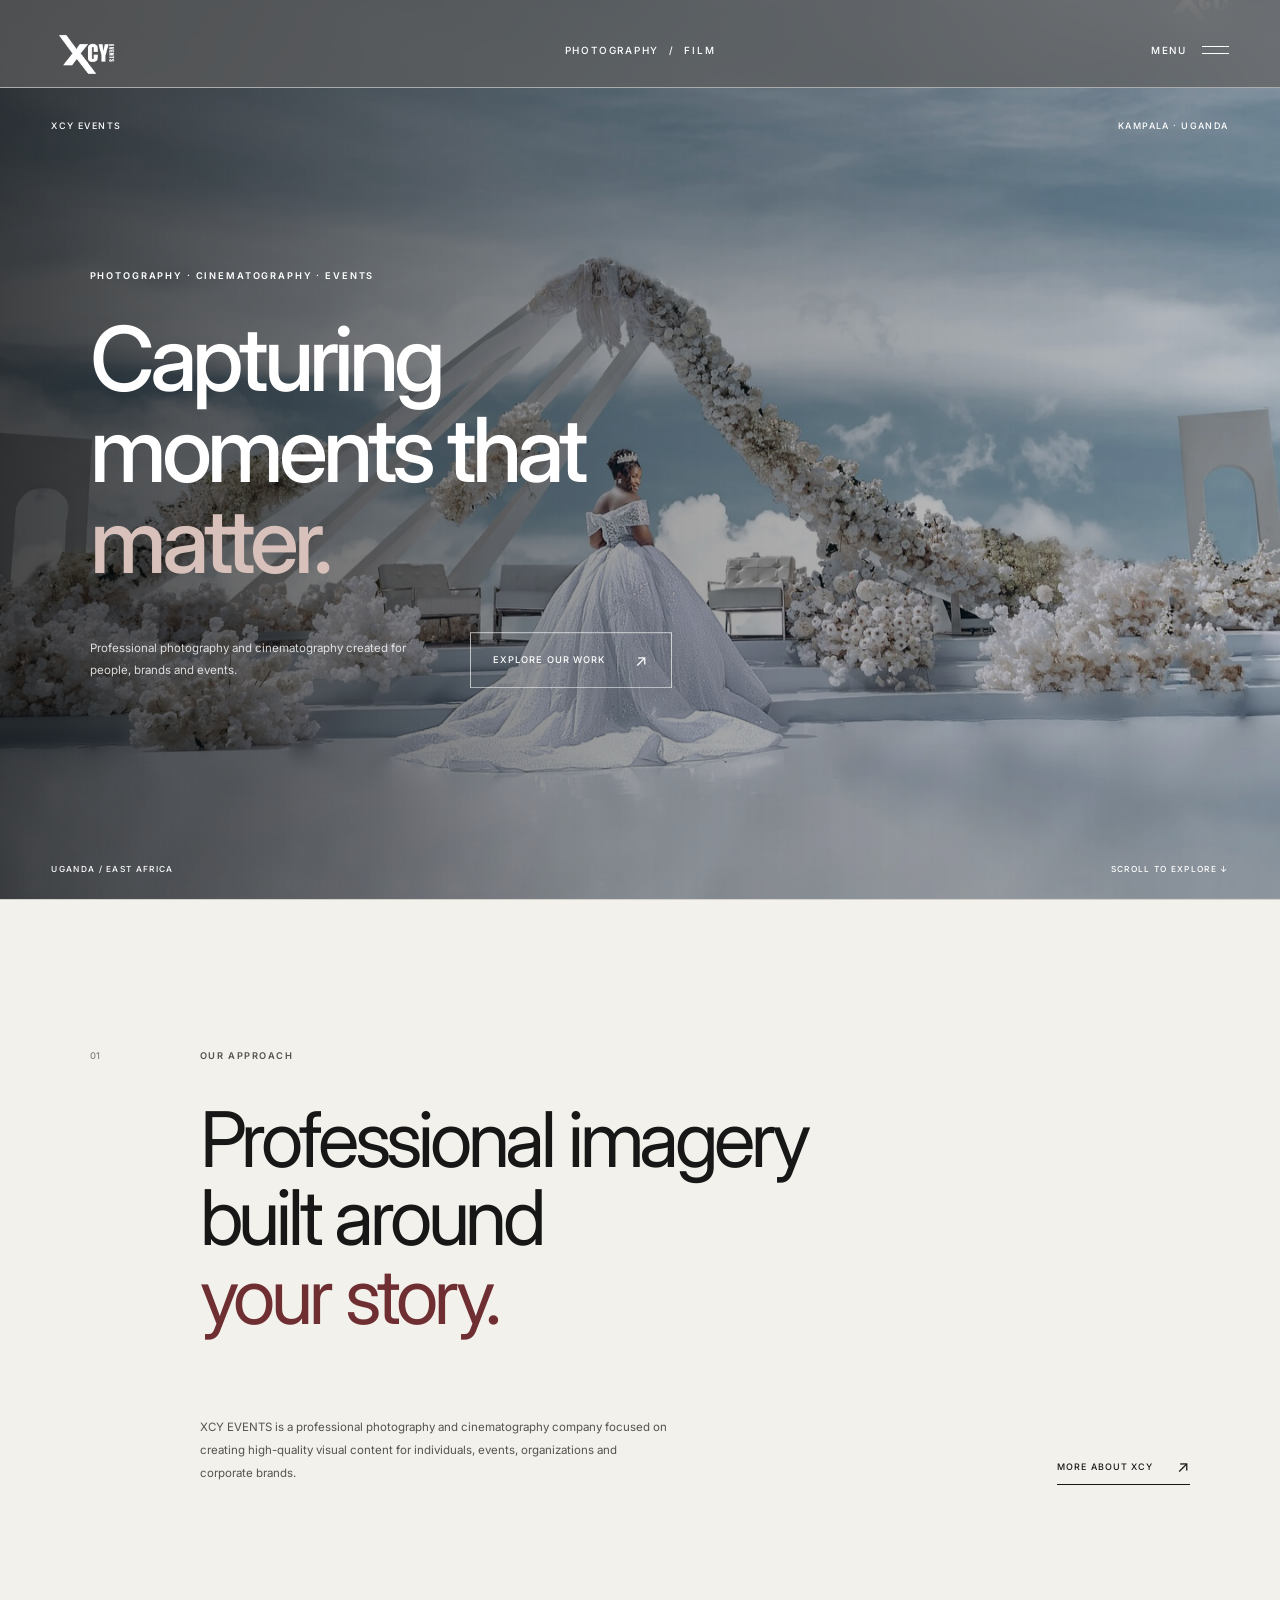
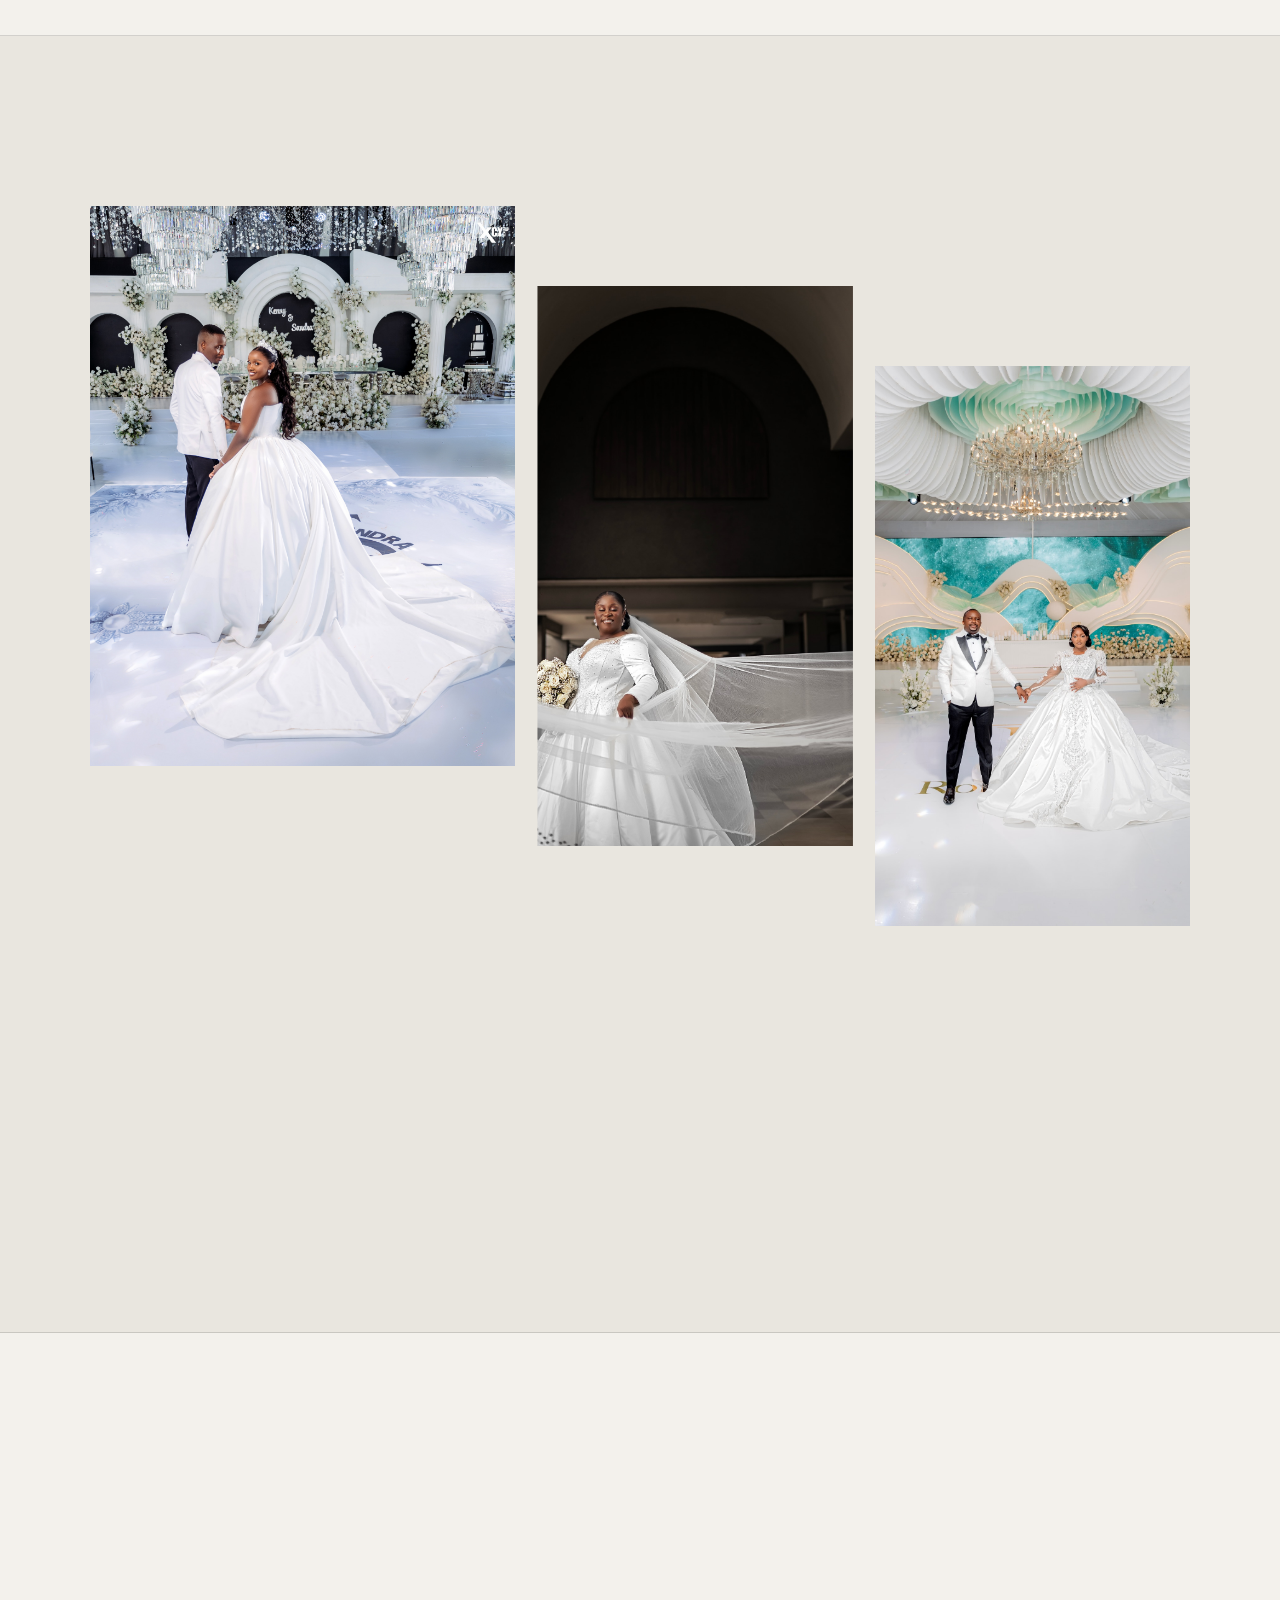
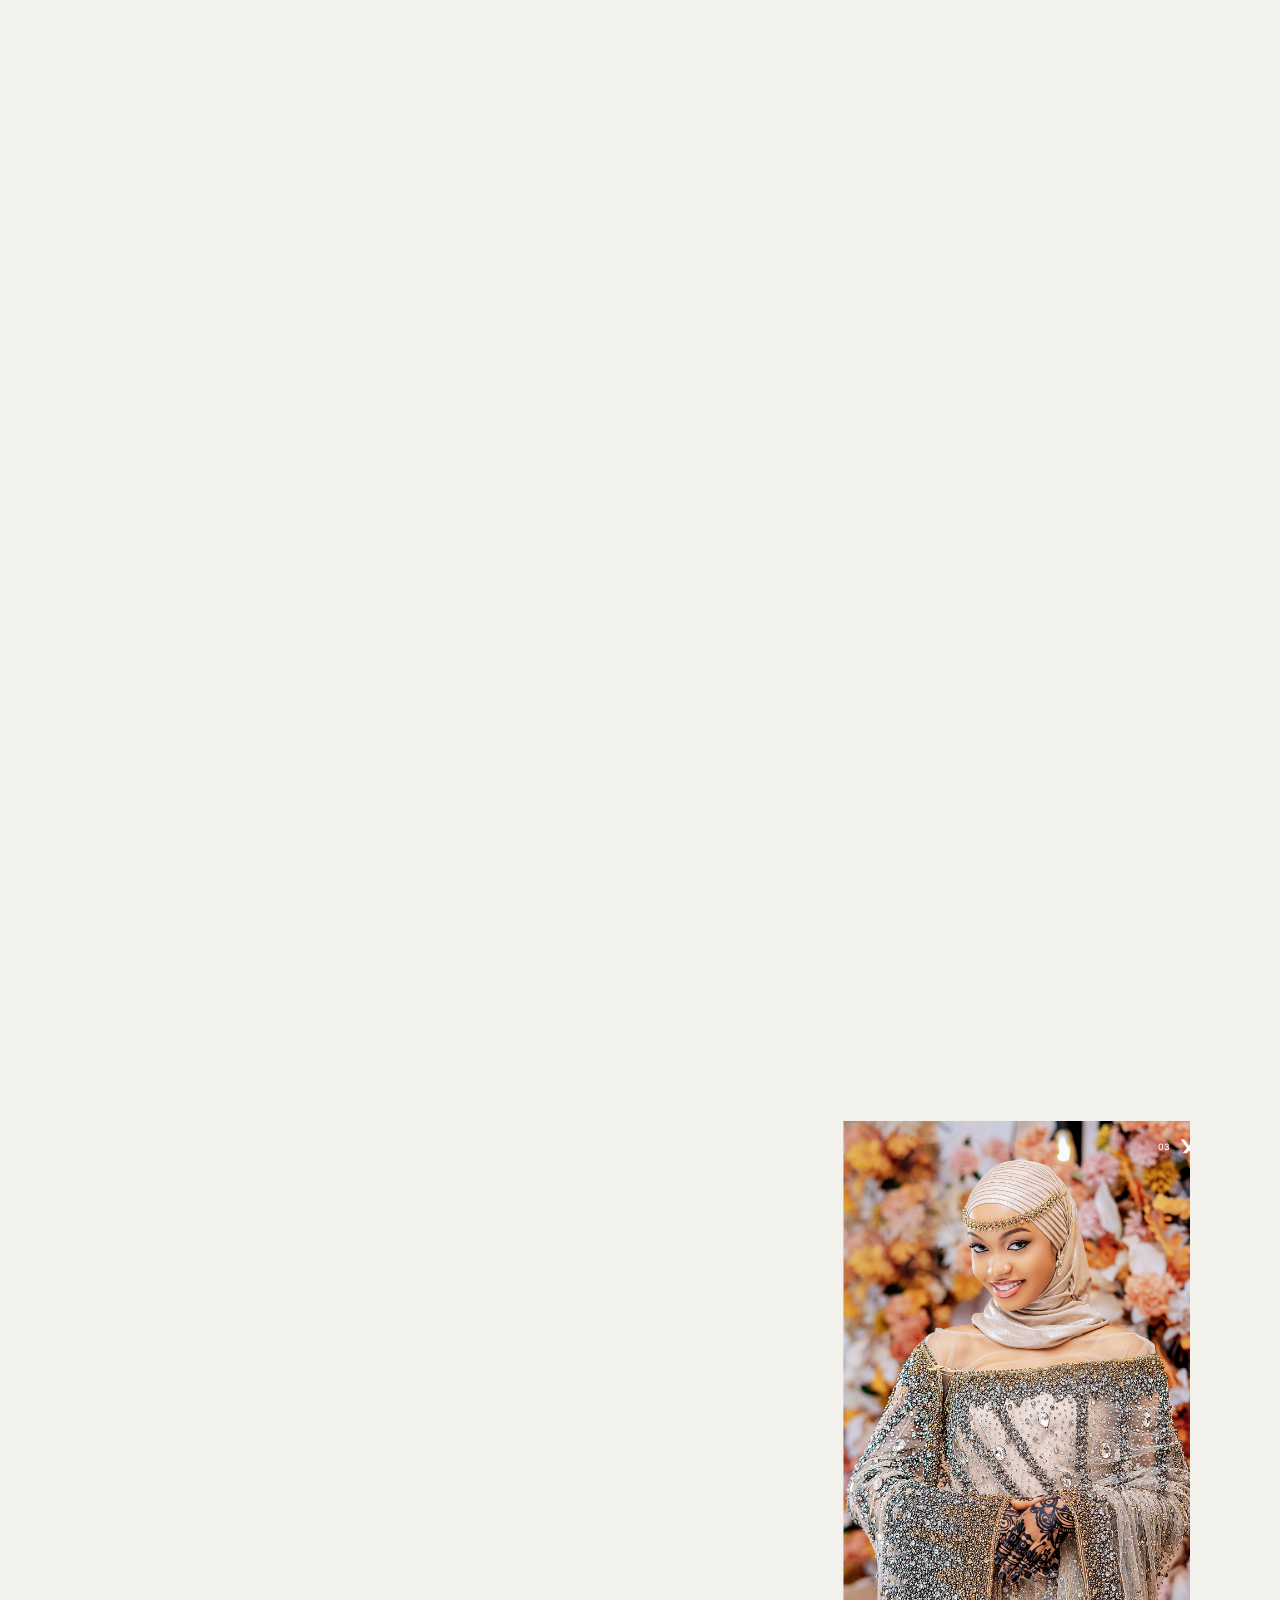
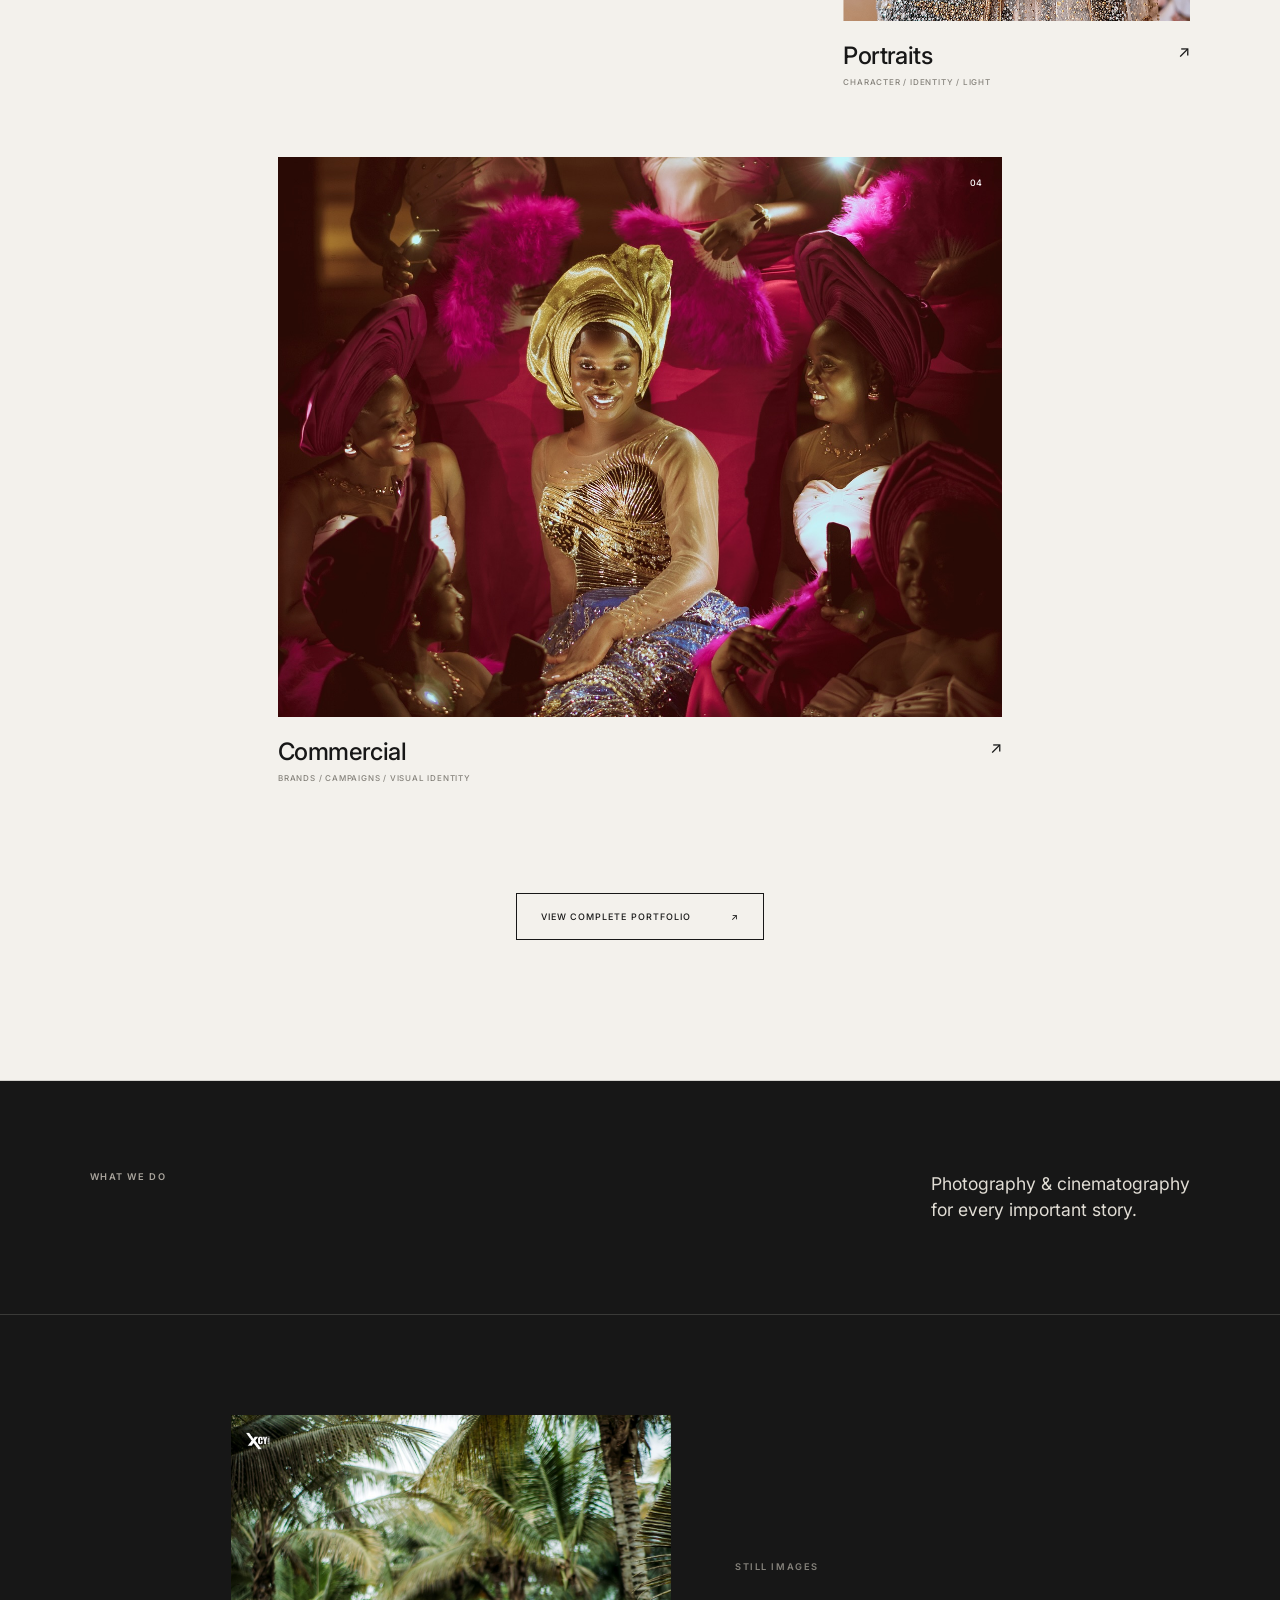
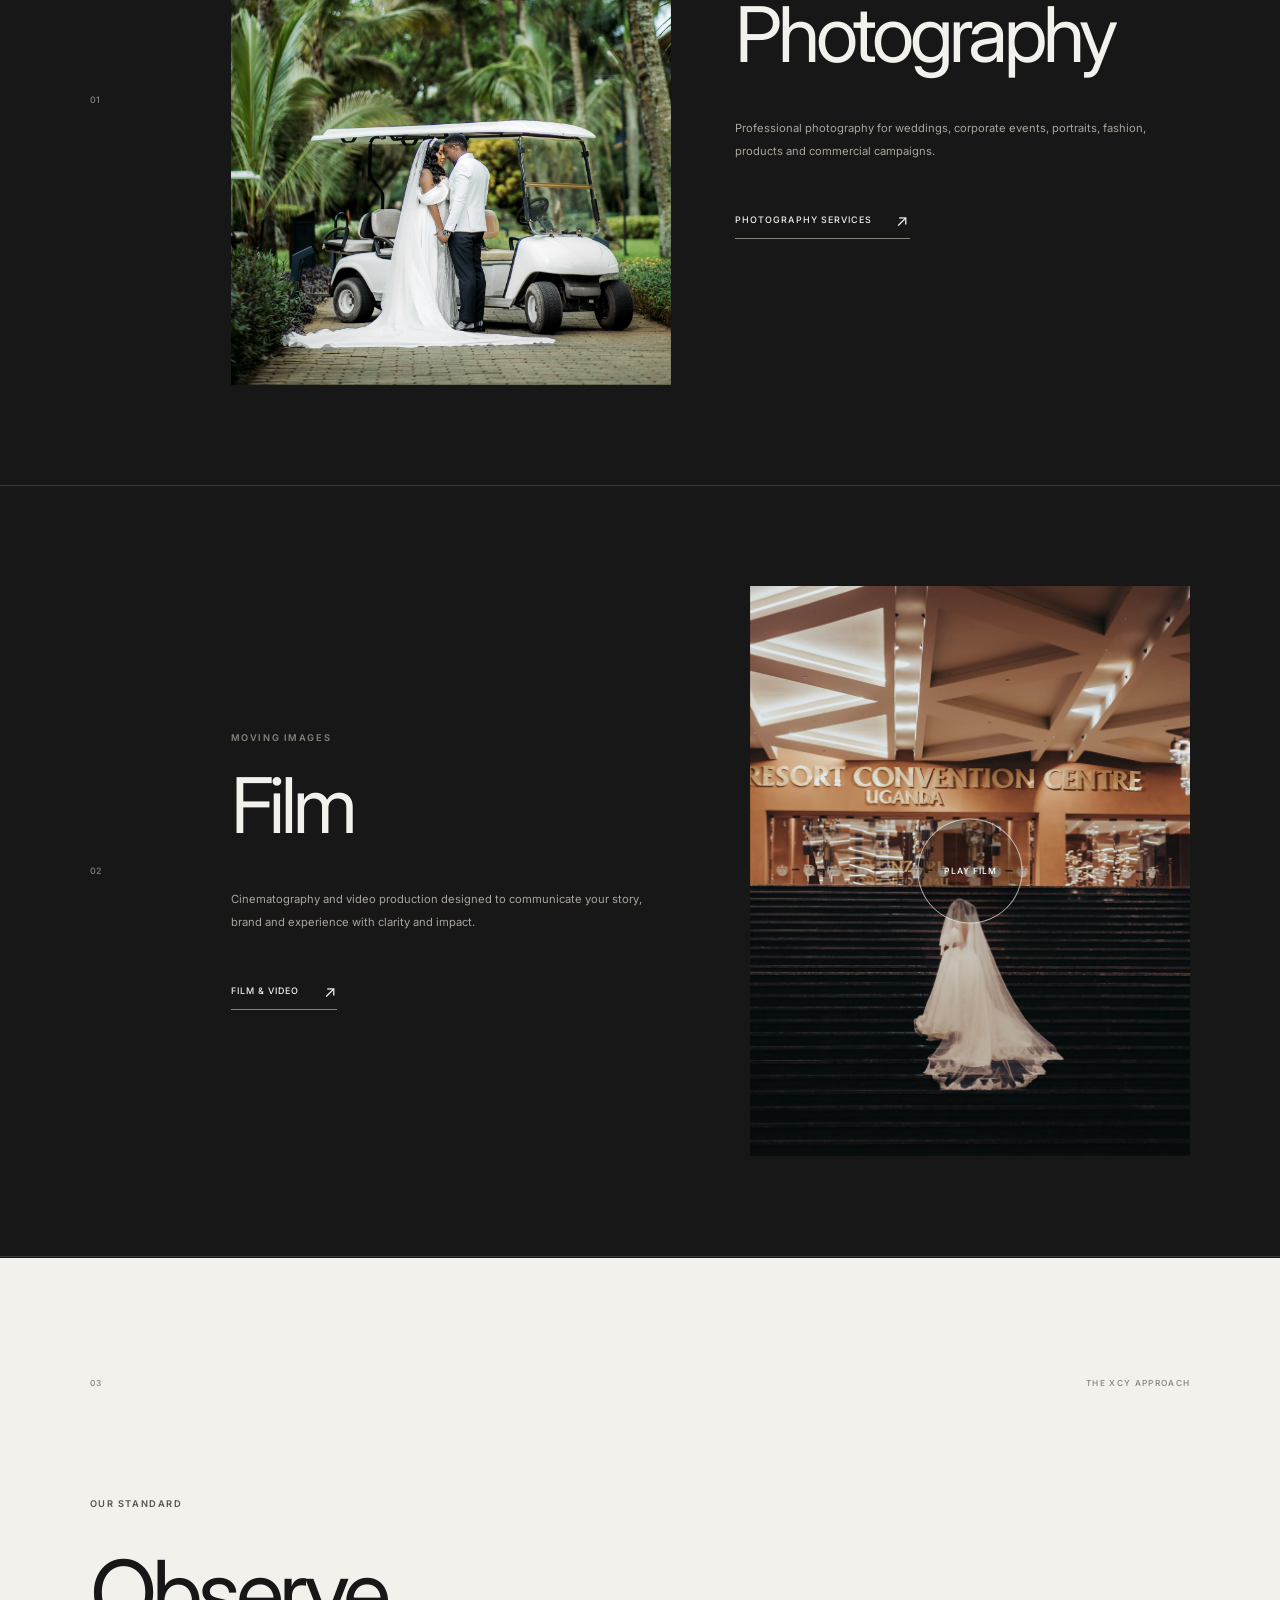
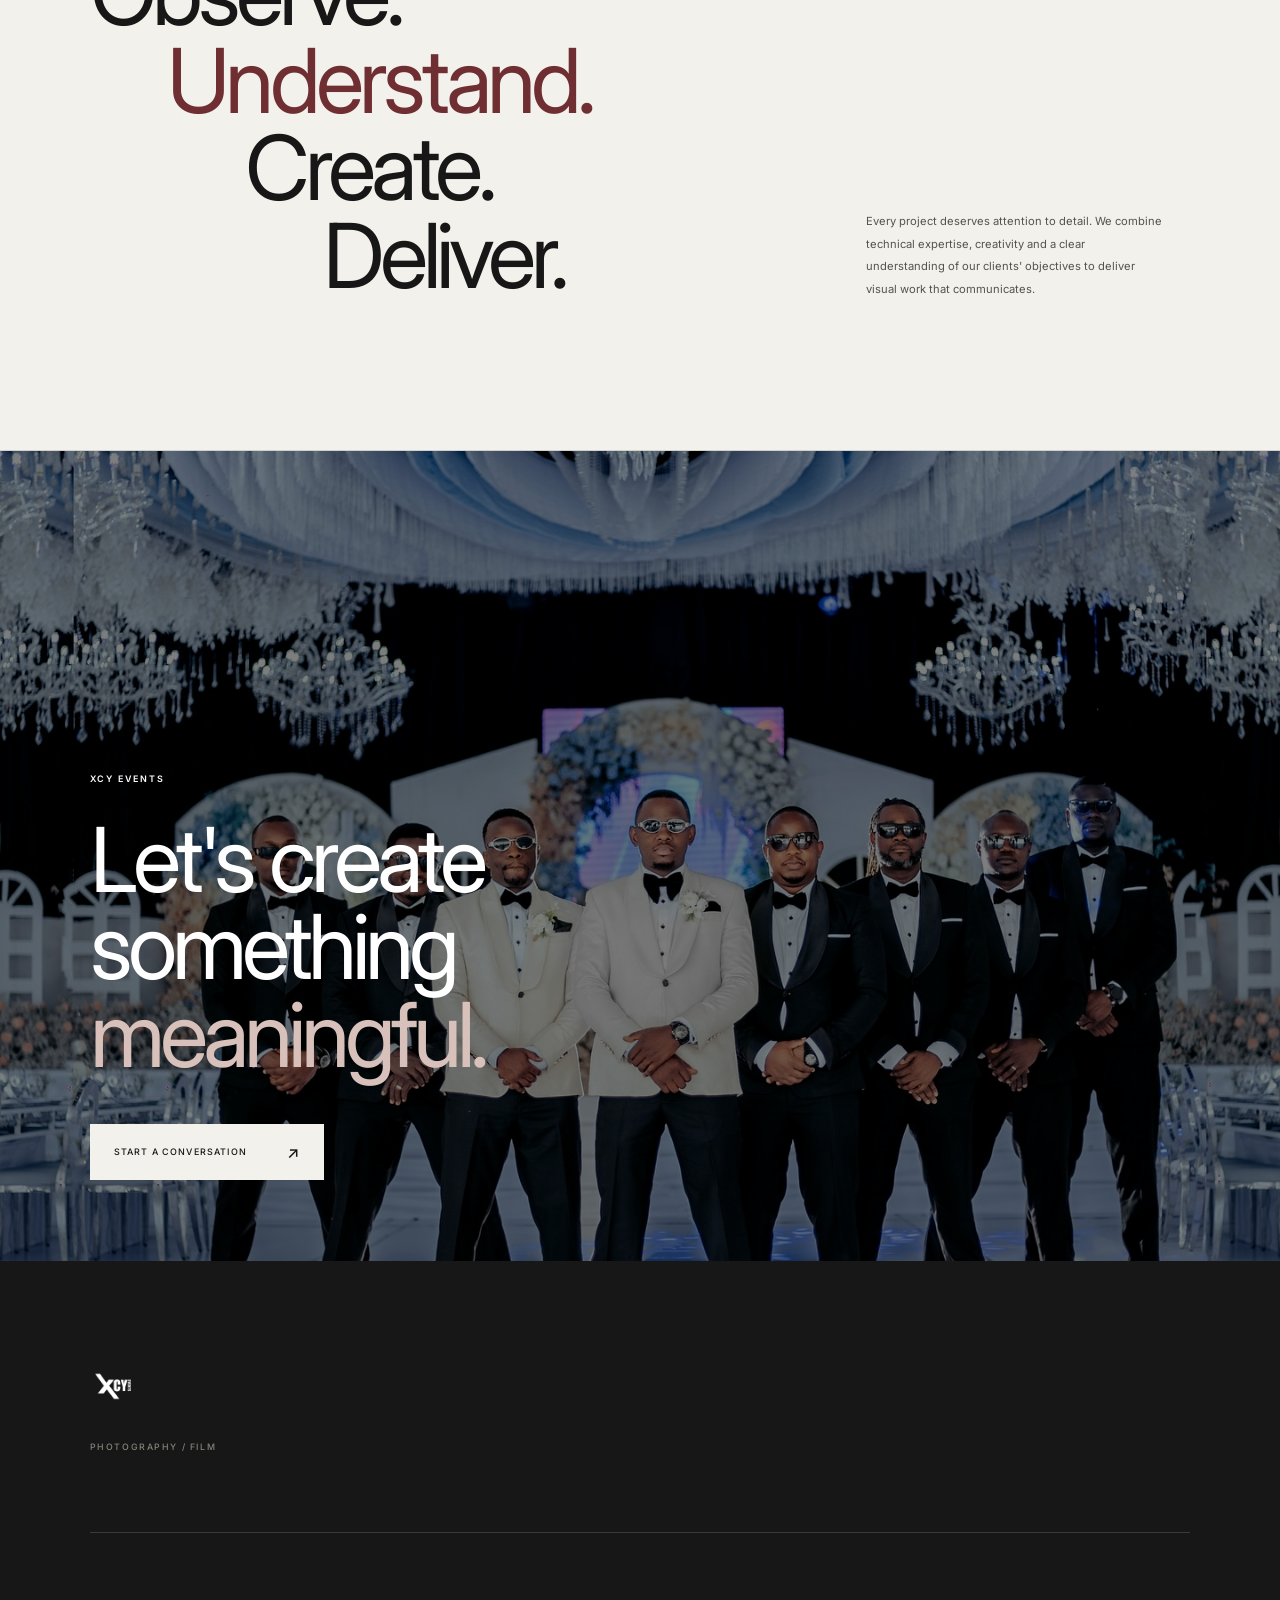
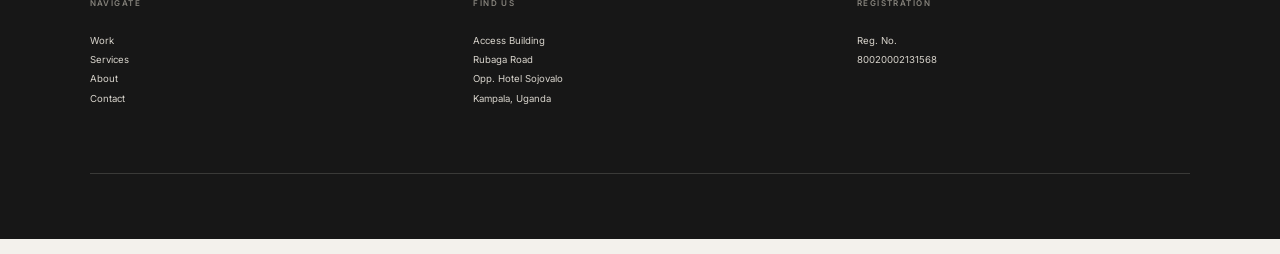
<file: index.html>
<!DOCTYPE html>
<html lang="en">

<head>
    <meta charset="UTF-8">

    <meta
        name="viewport"
        content="width=device-width, initial-scale=1.0"
    >

    <title>XCY EVENTS — Photography & Film</title>

    <meta
        name="description"
        content="XCY EVENTS is a professional photography and videography company based in Uganda, serving clients across East Africa."
    >

    <!-- Corporate Fonts -->
    <link rel="preconnect" href="https://fonts.googleapis.com">
    <link rel="preconnect" href="https://fonts.gstatic.com" crossorigin>

    <link
        href="https://fonts.googleapis.com/css2?family=Inter:wght@300;400;500;600;700&display=swap"
        rel="stylesheet"
    >

    <!-- CSS -->
    <link rel="stylesheet" href="index.css">
</head>


<body>


<!-- =====================================================
     HEADER
====================================================== -->

<header class="header">

    <a href="index.html" class="brand">

        <img
            src="images/xcylogo.png"
            alt="XCY Events"
        >

    </a>


    <div class="header-center">
        PHOTOGRAPHY &nbsp;/&nbsp; FILM
    </div>


    <button
        class="menu-button"
        id="menuButton"
        aria-label="Open menu"
        aria-expanded="false"
    >

        <span>MENU</span>

        <div class="menu-icon">
            <i></i>
            <i></i>
        </div>

    </button>

</header>



<!-- =====================================================
     SIDE MENU
====================================================== -->

<div class="menu-panel" id="menuPanel">

    <div class="menu-panel-inner">

        <div class="menu-top">

            <span>
                XCY EVENTS
            </span>

            <button id="closeMenu">
                CLOSE
                <strong>×</strong>
            </button>

        </div>


        <nav>

            <a href="index.html">

                <small>01</small>

                <span>Home</span>

            </a>


            <a href="work.html">

                <small>02</small>

                <span>Gallery</span>

            </a>


            <a href="services.html">

                <small>03</small>

                <span>Services</span>

            </a>


            <a href="about.html">

                <small>04</small>

                <span>About</span>

            </a>


            <a href="contact.html">

                <small>05</small>

                <span>Contact</span>

            </a>

        </nav>


        <div class="menu-bottom">

            <span>
                KAMPALA · UGANDA
            </span>

            <span>
                EAST AFRICA
            </span>

        </div>

    </div>

</div>



<main>


<!-- =====================================================
     HERO
====================================================== -->

<section class="hero">

    <div class="hero-background">

        <img
            src="images/selected1.jpg"
            alt="XCY Events photography"
        >

    </div>


    <div class="hero-overlay"></div>


    <div class="hero-top">

        <span>
            XCY EVENTS
        </span>

        <span>
            KAMPALA · UGANDA
        </span>

    </div>


    <div class="hero-content">

        <div class="hero-label">
            PHOTOGRAPHY · CINEMATOGRAPHY · EVENTS
        </div>


        <h1>
            Capturing
            <br>
            moments that
            <br>
            <span>matter.</span>
        </h1>


        <div class="hero-description">

            <p>
                Professional photography and
                cinematography created for
                people, brands and events.
            </p>


            <a
                href="work.html"
                class="hero-button"
            >

                <span>
                    Explore our work
                </span>

                <b>↗</b>

            </a>

        </div>

    </div>


    <div class="hero-bottom">

        <span>
            UGANDA / EAST AFRICA
        </span>

        <span>
            SCROLL TO EXPLORE ↓
        </span>

    </div>

</section>



<!-- =====================================================
     INTRODUCTION
====================================================== -->

<section class="introduction">

    <div class="intro-index">
        01
    </div>


    <div class="intro-main">

        <div class="section-label">
            OUR APPROACH
        </div>


        <h2>
            Professional imagery
            <br>
            built around
            <br>
            <span>your story.</span>
        </h2>


        <div class="intro-footer">

            <p>
                XCY EVENTS is a professional photography
                and cinematography company focused on
                creating high-quality visual content for
                individuals, events, organizations and
                corporate brands.
            </p>


            <a
                href="about.html"
                class="editorial-link"
            >

                <span>
                    More about XCY
                </span>

                <b>↗</b>

            </a>

        </div>

    </div>

</section>



<!-- =====================================================
     FEATURED PHOTOGRAPHY
====================================================== -->

<section class="editorial">

    <div class="editorial-caption">

        <span>
            FEATURED WORK
        </span>

        <span>
            MOMENTS IN MOTION
        </span>

    </div>


    <div class="editorial-grid">

        <div class="editorial-image">

            <img
                src="images/indexgalary1.jpg"
                alt="XCY Events photography"
            >

        </div>


        <div class="editorial-image">

            <img
                src="images/indexgalary2.jpg"
                alt="XCY Events event photography"
            >

        </div>


        <div class="editorial-image">

            <img
                src="images/indexgalary3.jpg"
                alt="XCY Events professional photography"
            >

        </div>

    </div>


    <div class="editorial-footer">

        <div>

            <span class="section-label">
                VISUAL STORYTELLING
            </span>

            <h2>
                Moments
                <br>
                <span>in motion.</span>
            </h2>

        </div>


        <p>
            From corporate events and celebrations
            to personal portraits and commercial
            campaigns, we create visual stories
            with purpose and precision.
        </p>

    </div>

</section>



<!-- =====================================================
     SELECTED WORK
====================================================== -->

<section class="selected-work">

    <div class="work-heading">

        <div>

            <span class="section-label">
                SELECTED WORK
            </span>

            <h2>
                Stories
                <br>
                <span>worth keeping.</span>
            </h2>

        </div>


        <span class="work-count">
            02 / 05
        </span>

    </div>



    <div class="work-grid">


        <!-- WORK 01 -->

        <article class="work-card work-large">

            <a href="work.html">

                <div class="work-image">

                    <img
                        src="images/selected1.jpg"
                        alt="Wedding photography"
                    >

                    <span class="work-number">
                        01
                    </span>

                </div>


                <div class="work-details">

                    <div>

                        <h3>
                            Weddings
                        </h3>

                        <p>
                            LOVE / EMOTION / CELEBRATION
                        </p>

                    </div>

                    <span>
                        ↗
                    </span>

                </div>

            </a>

        </article>



        <!-- WORK 02 -->

        <article class="work-card work-small">

            <a href="work.html">

                <div class="work-image">

                    <img
                        src="images/selected2.jpg"
                        alt="Event photography"
                    >

                    <span class="work-number">
                        02
                    </span>

                </div>


                <div class="work-details">

                    <div>

                        <h3>
                            Events
                        </h3>

                        <p>
                            ENERGY / PEOPLE / ATMOSPHERE
                        </p>

                    </div>

                    <span>
                        ↗
                    </span>

                </div>

            </a>

        </article>



        <!-- WORK 03 -->

        <article class="work-card work-small">

            <a href="work.html">

                <div class="work-image">

                    <img
                        src="images/selected3.jpg"
                        alt="Portrait photography"
                    >

                    <span class="work-number">
                        03
                    </span>

                </div>


                <div class="work-details">

                    <div>

                        <h3>
                            Portraits
                        </h3>

                        <p>
                            CHARACTER / IDENTITY / LIGHT
                        </p>

                    </div>

                    <span>
                        ↗
                    </span>

                </div>

            </a>

        </article>



        <!-- WORK 04 -->

        <article class="work-card work-wide">

            <a href="work.html">

                <div class="work-image">

                    <img
                        src="images/selected4.jpg"
                        alt="Commercial photography"
                    >

                    <span class="work-number">
                        04
                    </span>

                </div>


                <div class="work-details">

                    <div>

                        <h3>
                            Commercial
                        </h3>

                        <p>
                            BRANDS / CAMPAIGNS / VISUAL IDENTITY
                        </p>

                    </div>

                    <span>
                        ↗
                    </span>

                </div>

            </a>

        </article>

    </div>



    <div class="work-footer">

        <a
            href="work.html"
            class="outline-button"
        >

            View complete portfolio

            <span>↗</span>

        </a>

    </div>

</section>



<!-- =====================================================
     PHOTOGRAPHY / FILM
====================================================== -->

<section class="disciplines">

    <div class="discipline-intro">

        <span class="section-label">
            WHAT WE DO
        </span>

        <p>
            Photography & cinematography
            <br>
            for every important story.
        </p>

    </div>


    <div class="discipline photography">

        <div class="discipline-number">
            01
        </div>


        <div class="discipline-image">

            <img
                src="images/indexphotography.jpg"
                alt="XCY professional photography"
            >

        </div>


        <div class="discipline-content">

            <div class="section-label">
                STILL IMAGES
            </div>

            <h2>
                Photography
            </h2>

            <p>
                Professional photography for
                weddings, corporate events,
                portraits, fashion, products
                and commercial campaigns.
            </p>


            <a
                href="services.html"
                class="editorial-link"
            >

                <span>
                    Photography services
                </span>

                <b>↗</b>

            </a>

        </div>

    </div>



    <div class="discipline film">

        <div class="discipline-number">
            02
        </div>


        <div class="discipline-content">

            <div class="section-label">
                MOVING IMAGES
            </div>

            <h2>
                Film
            </h2>

            <p>
                Cinematography and video
                production designed to communicate
                your story, brand and experience
                with clarity and impact.
            </p>


            <a
                href="services.html"
                class="editorial-link"
            >

                <span>
                    Film & video
                </span>

                <b>↗</b>

            </a>

        </div>


        <div class="discipline-image">

            <img
                src="images/indexvideography.jpg"
                alt="XCY cinematography"
            >


            <button
                class="play-button"
                id="playButton"
            >
                PLAY FILM
            </button>

        </div>

    </div>

</section>



<!-- =====================================================
     PHILOSOPHY
====================================================== -->

<section class="philosophy">

    <div class="philosophy-top">

        <span>
            03
        </span>

        <span>
            THE XCY APPROACH
        </span>

    </div>


    <div class="philosophy-content">

        <div>

            <div class="section-label">
                OUR STANDARD
            </div>

            <h2>

                <span>Observe.</span>

                <span>Understand.</span>

                <span>Create.</span>

                <span>Deliver.</span>

            </h2>

        </div>


        <p>
            Every project deserves attention
            to detail. We combine technical
            expertise, creativity and a clear
            understanding of our clients'
            objectives to deliver visual work
            that communicates.
        </p>

    </div>

</section>



<!-- =====================================================
     FINAL IMAGE
====================================================== -->

<section class="final-image">

    <img
        src="images/indexcontact.jpg"
        alt="XCY Events photography"
    >


    <div class="final-overlay"></div>


    <div class="final-content">

        <span>
            XCY EVENTS
        </span>


        <h2>
            Let's create
            <br>
            something
            <br>
            <span>meaningful.</span>
        </h2>


        <a
            href="contact.html"
            class="light-button"
        >

            Start a conversation

            <span>↗</span>

        </a>

    </div>

</section>


</main>



<!-- =====================================================
     FOOTER
====================================================== -->

<footer class="footer">

    <div class="footer-brand">

        <img
            src="images/xcylogo.png"
            alt="XCY Events"
        >

        <p>
            PHOTOGRAPHY / FILM
        </p>

    </div>


    <div class="footer-columns">

        <div>

            <span>
                NAVIGATE
            </span>

            <a href="work.html">
                Work
            </a>

            <a href="services.html">
                Services
            </a>

            <a href="about.html">
                About
            </a>

            <a href="contact.html">
                Contact
            </a>

        </div>


        <div>

            <span>
                FIND US
            </span>

            <p>
                Access Building
                <br>
                Rubaga Road
                <br>
                Opp. Hotel Sojovalo
                <br>
                Kampala, Uganda
            </p>

        </div>


        <div>

            <span>
                REGISTRATION
            </span>

            <p>
                Reg. No.
                <br>
                80020002131568
            </p>

        </div>

    </div>


    <div class="footer-bottom">

        <span>
            © 2026 XCY EVENTS
        </span>

        <span>
            EAST AFRICA
        </span>

    </div>

</footer>



<!-- =====================================================
     VIDEO MODAL
====================================================== -->

<div
    class="video-modal"
    id="videoModal"
>

    <button id="closeVideo">
        CLOSE ×
    </button>


    <video
        controls
        playsinline
        id="showreel"
    >

        <source
            src="videos/showreel.mp4"
            type="video/mp4"
        >

        Your browser does not support video.

    </video>

</div>



<script src="index.js"></script>

<script type="application/ld+json">
{
  "@context": "https://schema.org",
  "@type": "PhotographyBusiness",
  "name": "XCY EVENTS",
  "url": "https://www.xcyevents.com",
  "logo": "YOUR-LOGO-URL",
  "description": "Professional wedding photography and cinematography company based in Kampala, Uganda.",
  "address": {
    "@type": "PostalAddress",
    "streetAddress": "Access Building, Rubaga Road, Opp. Hotel Sojovalo",
    "addressLocality": "Kampala",
    "addressCountry": "UG"
  },
  "areaServed": [
    "Kampala",
    "Uganda"
  ],
  "knowsAbout": [
    "Wedding Photography",
    "Wedding Videography",
    "Wedding Cinematography",
    "Introduction Photography",
    "Event Photography",
    "Portrait Photography"
  ]
}
</script>

</body>
</html>
</file>
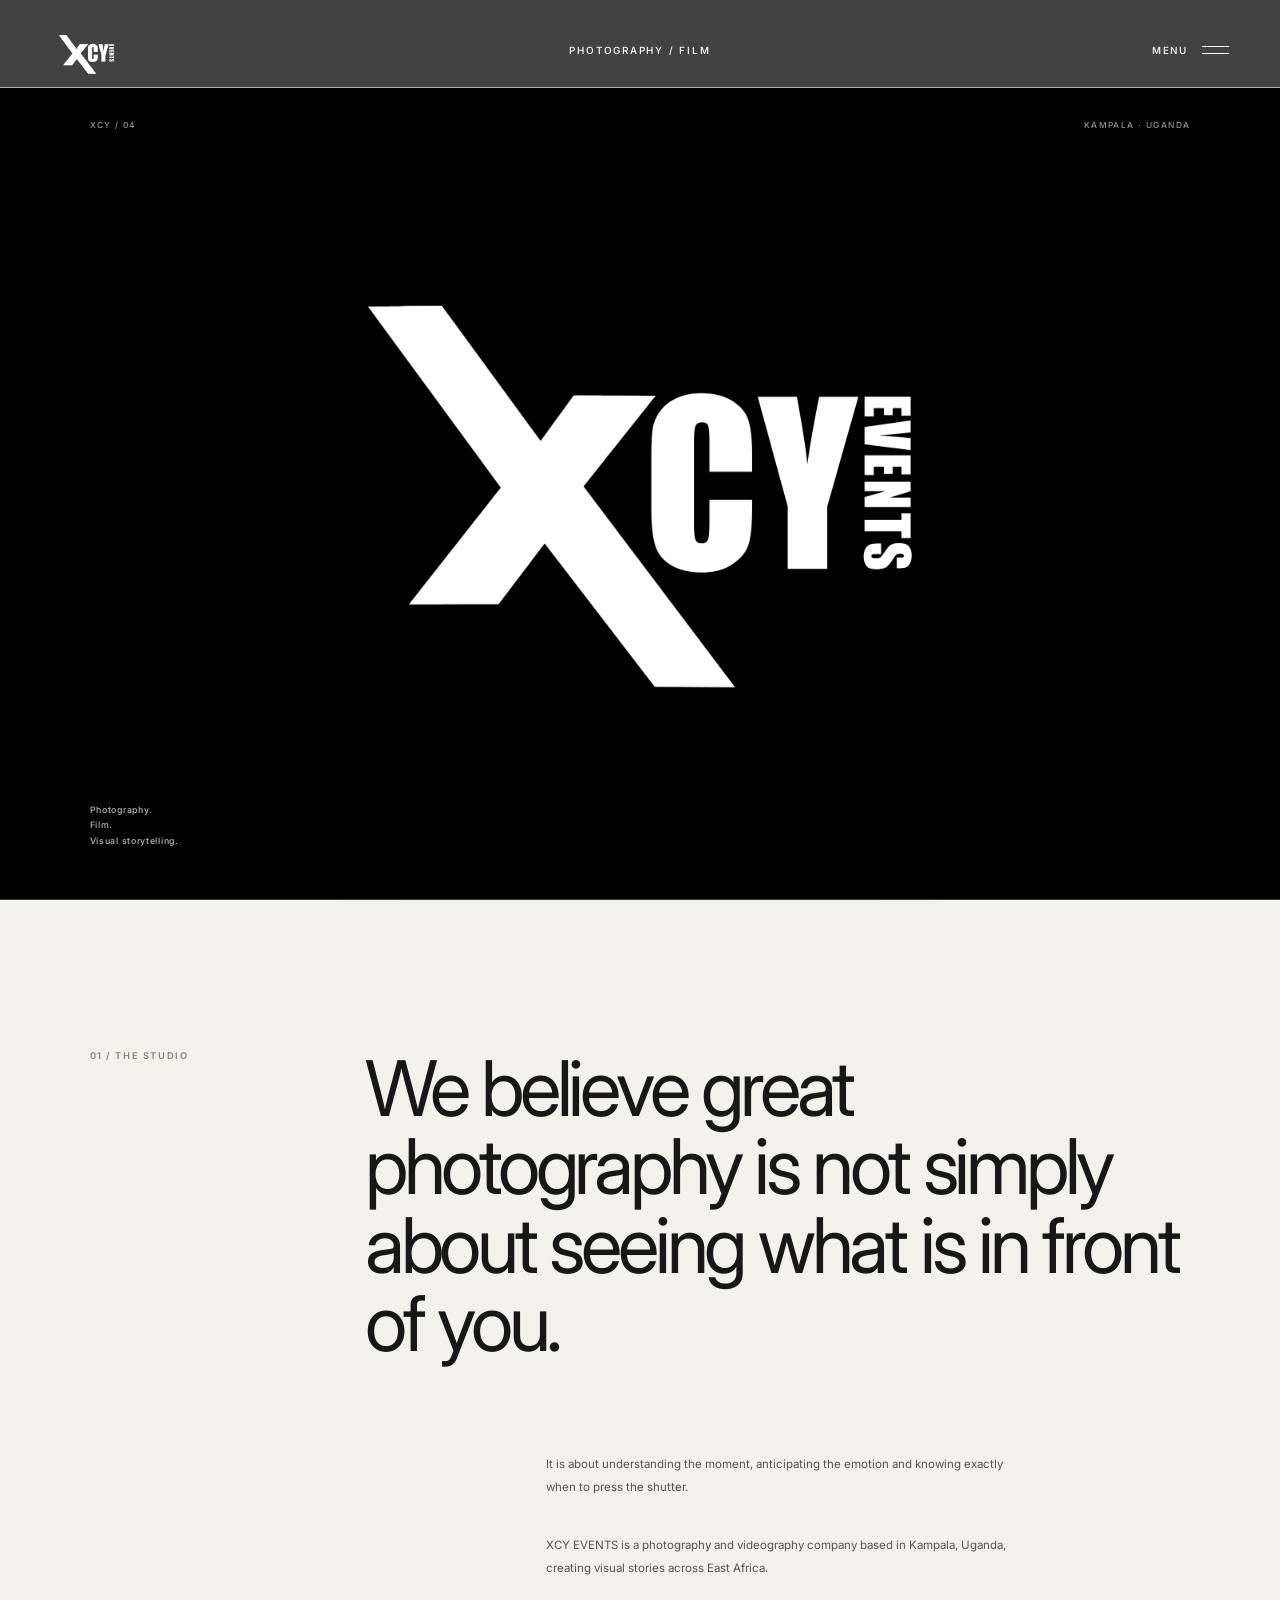
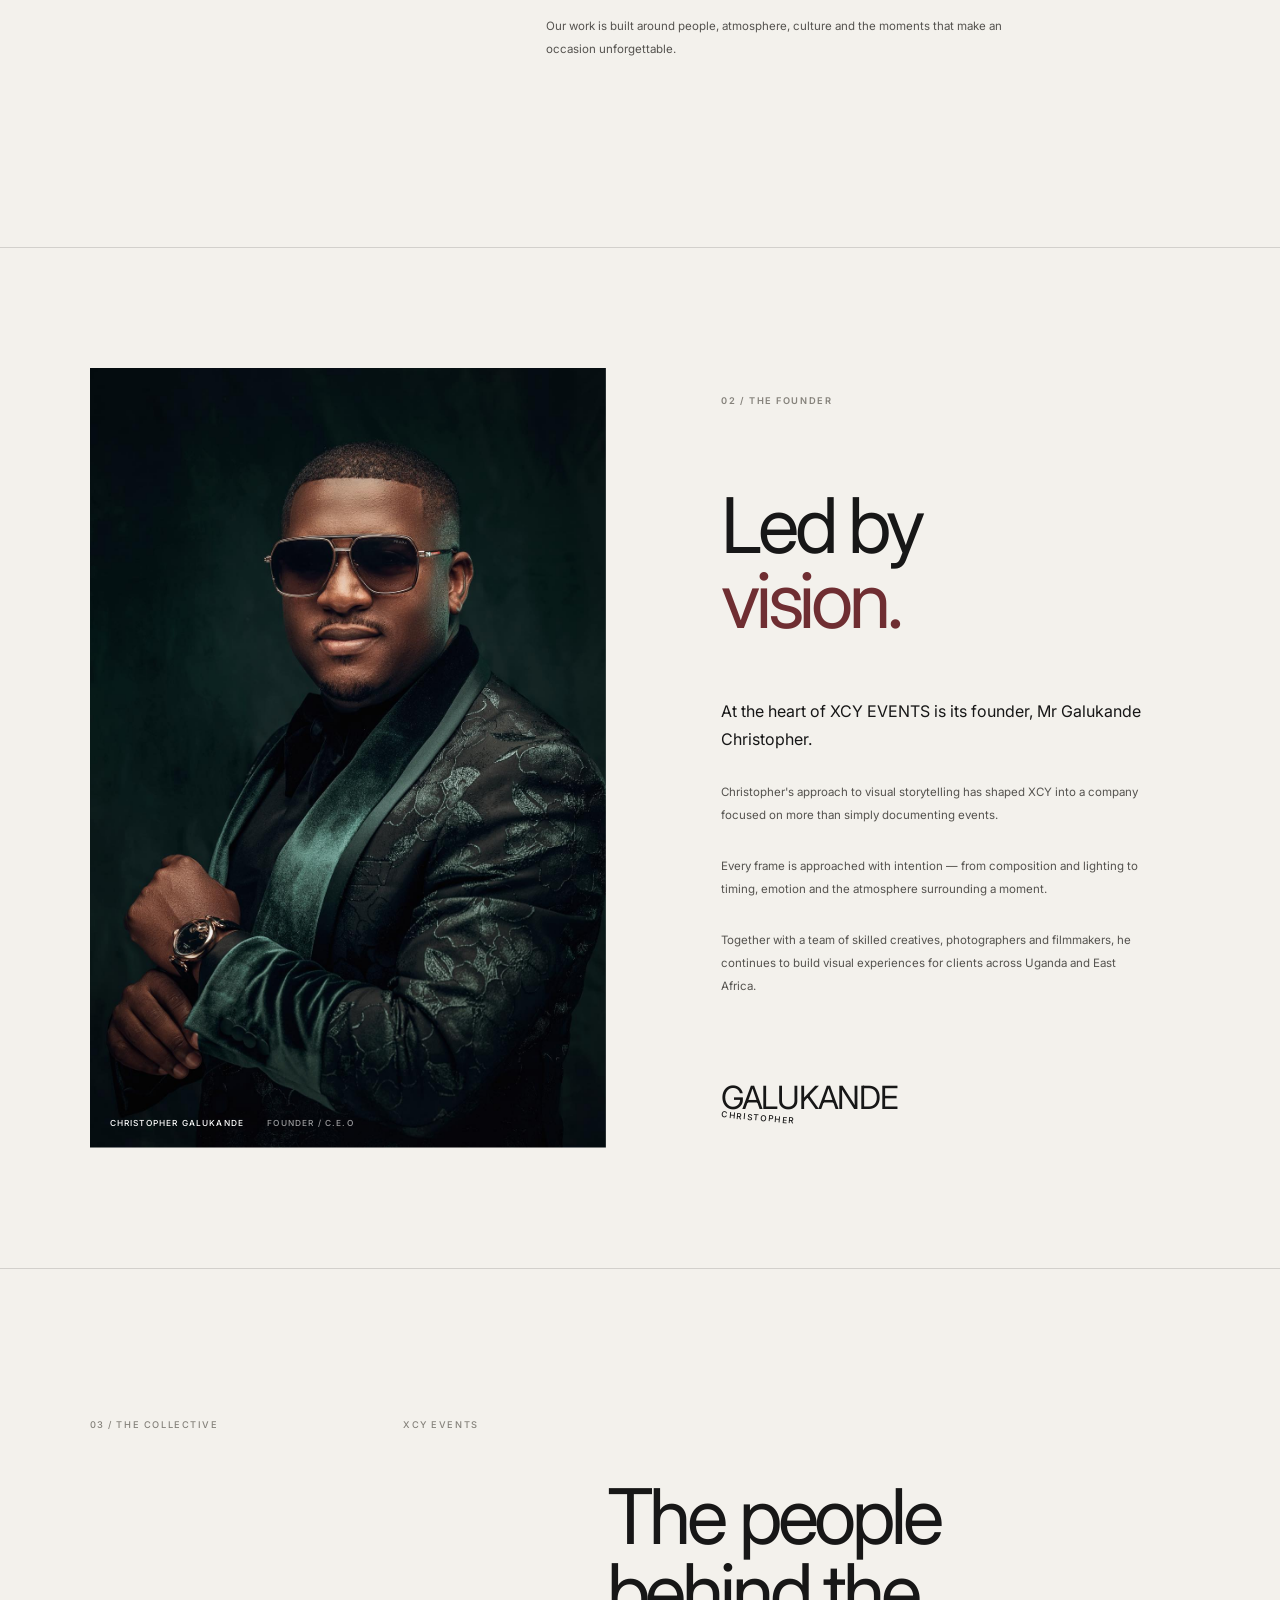
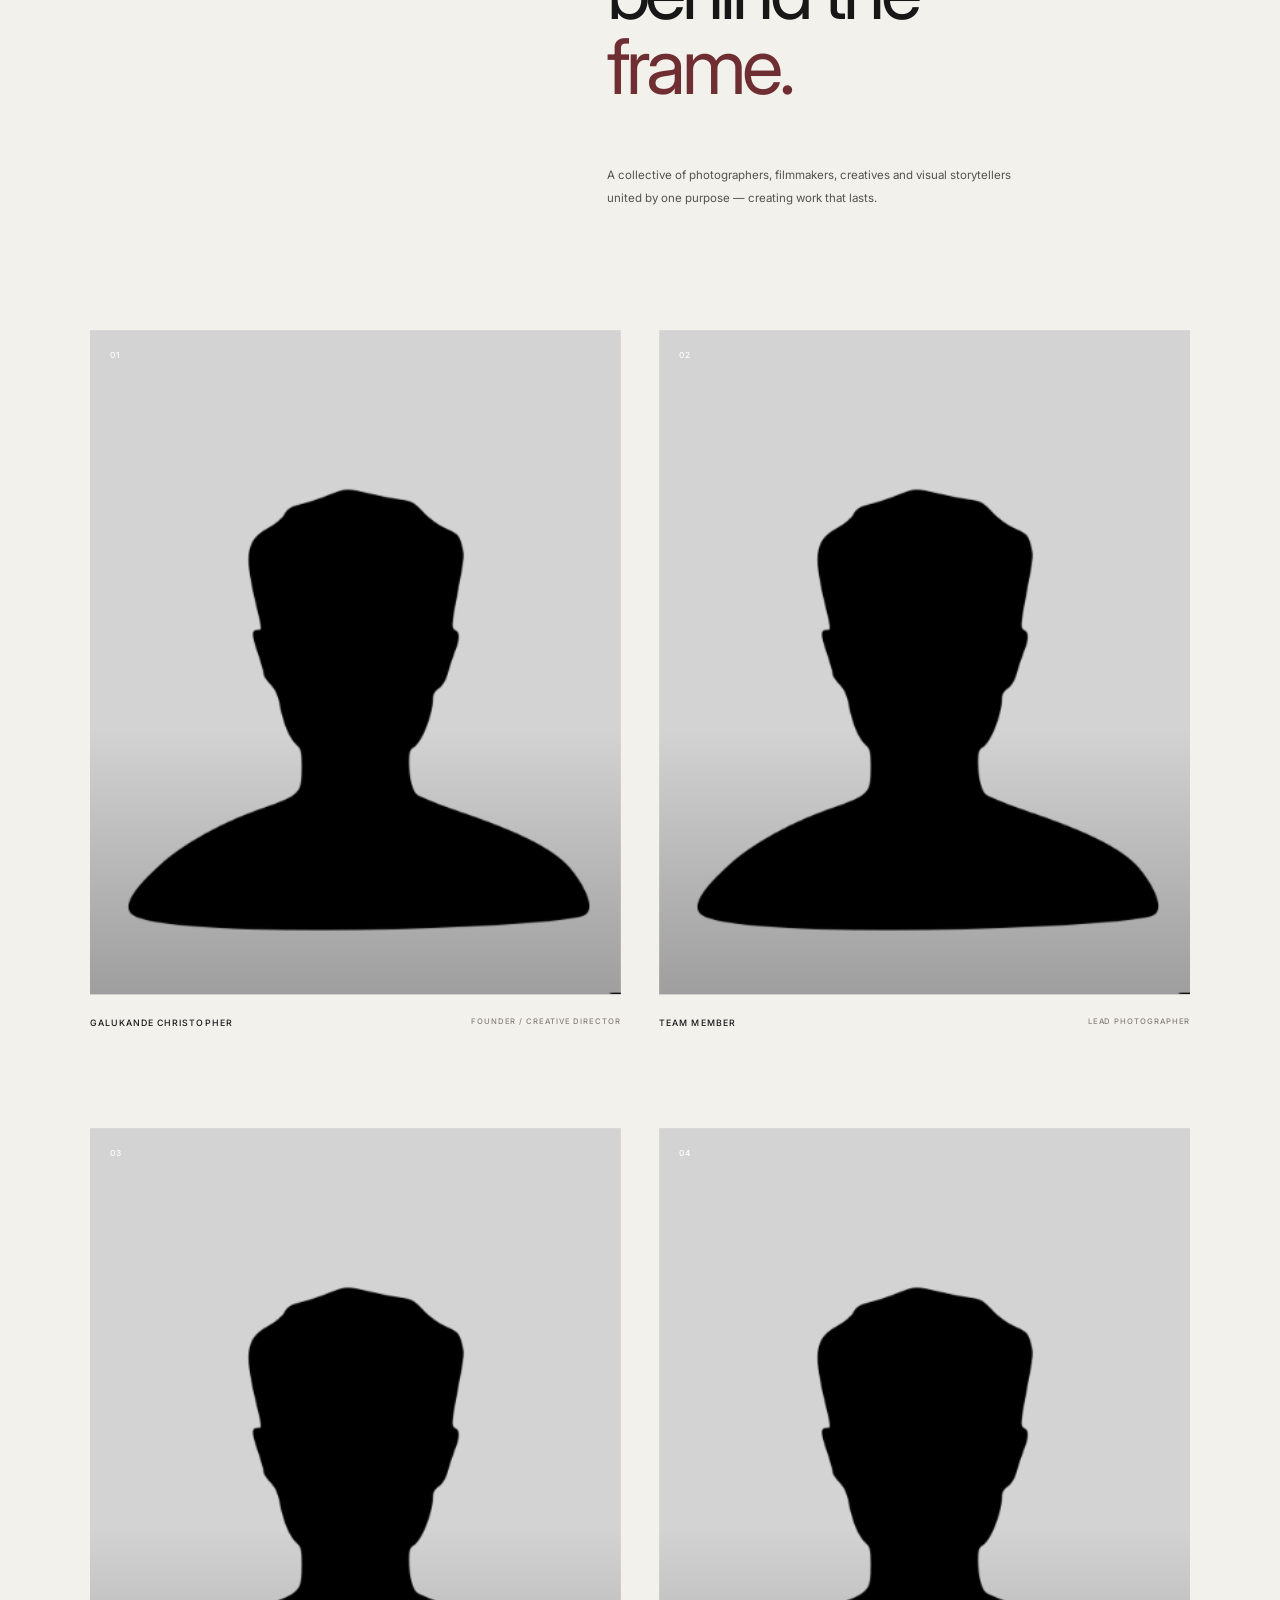
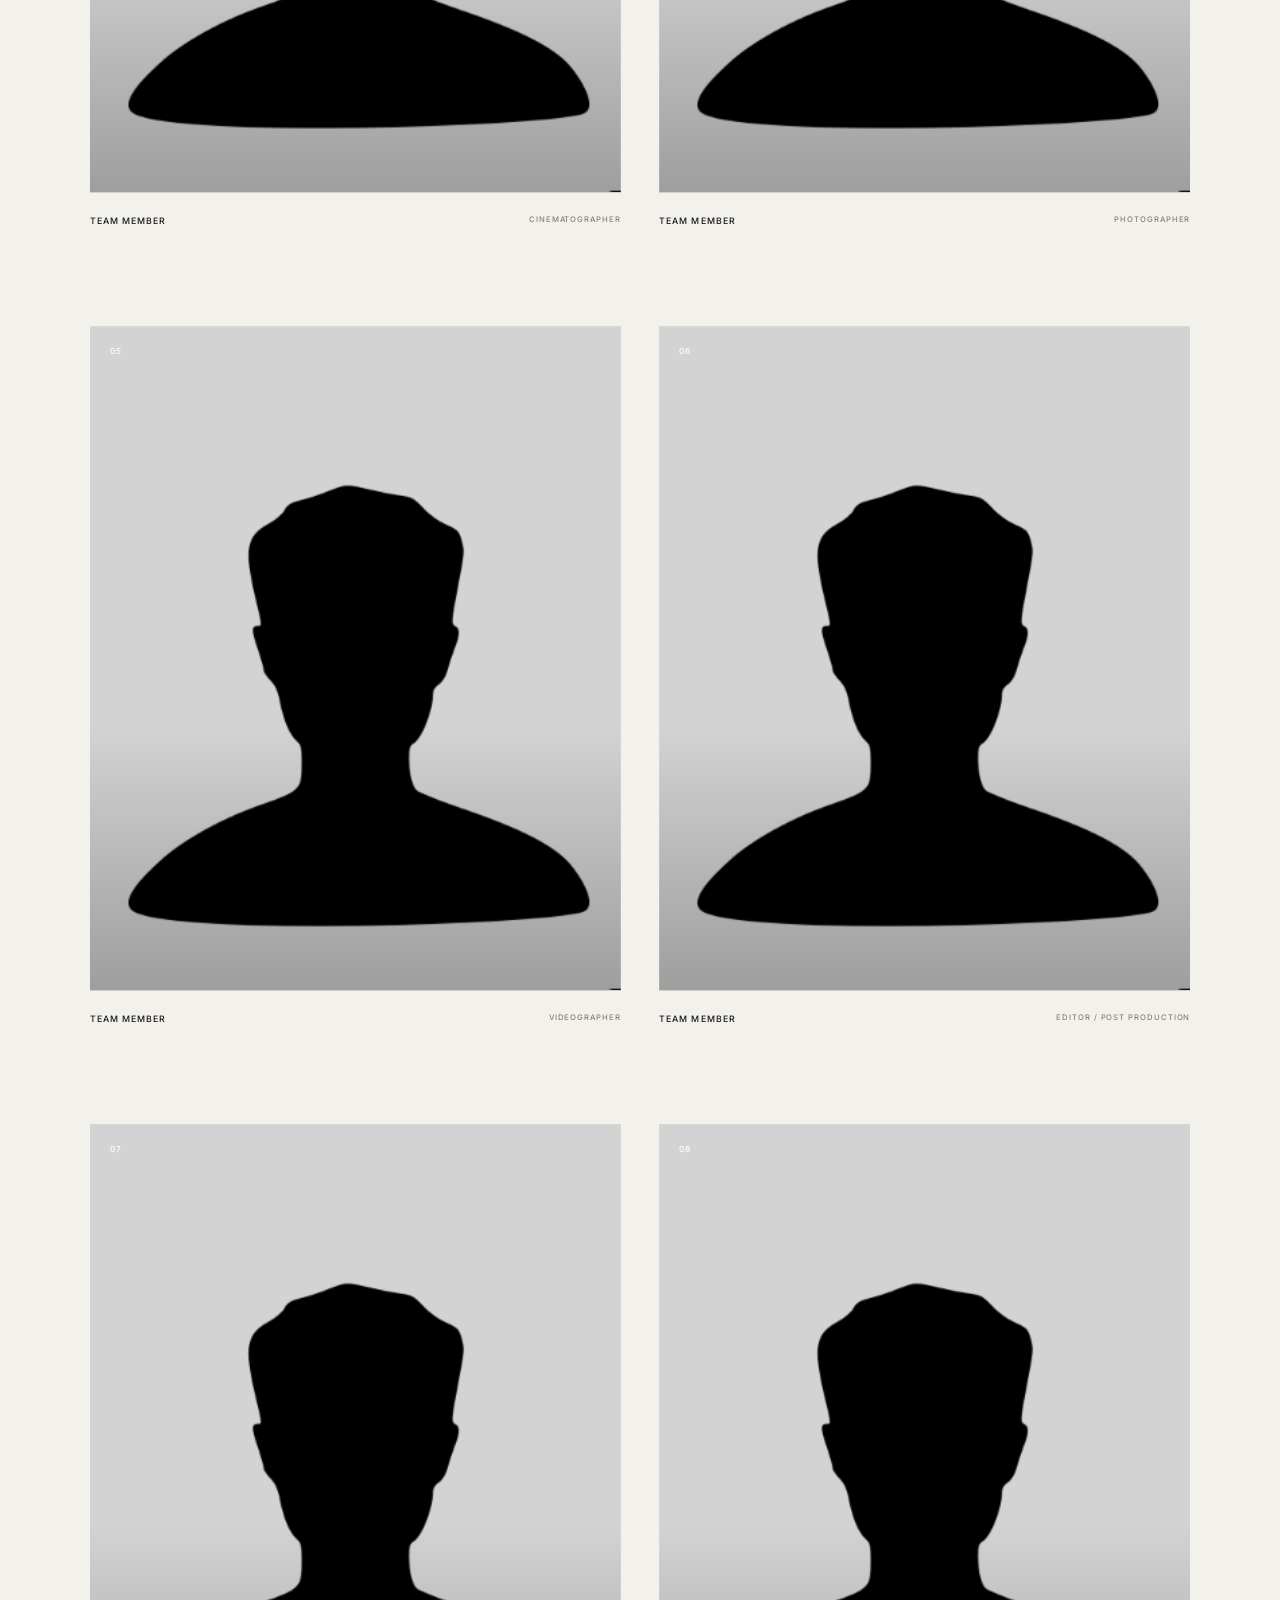
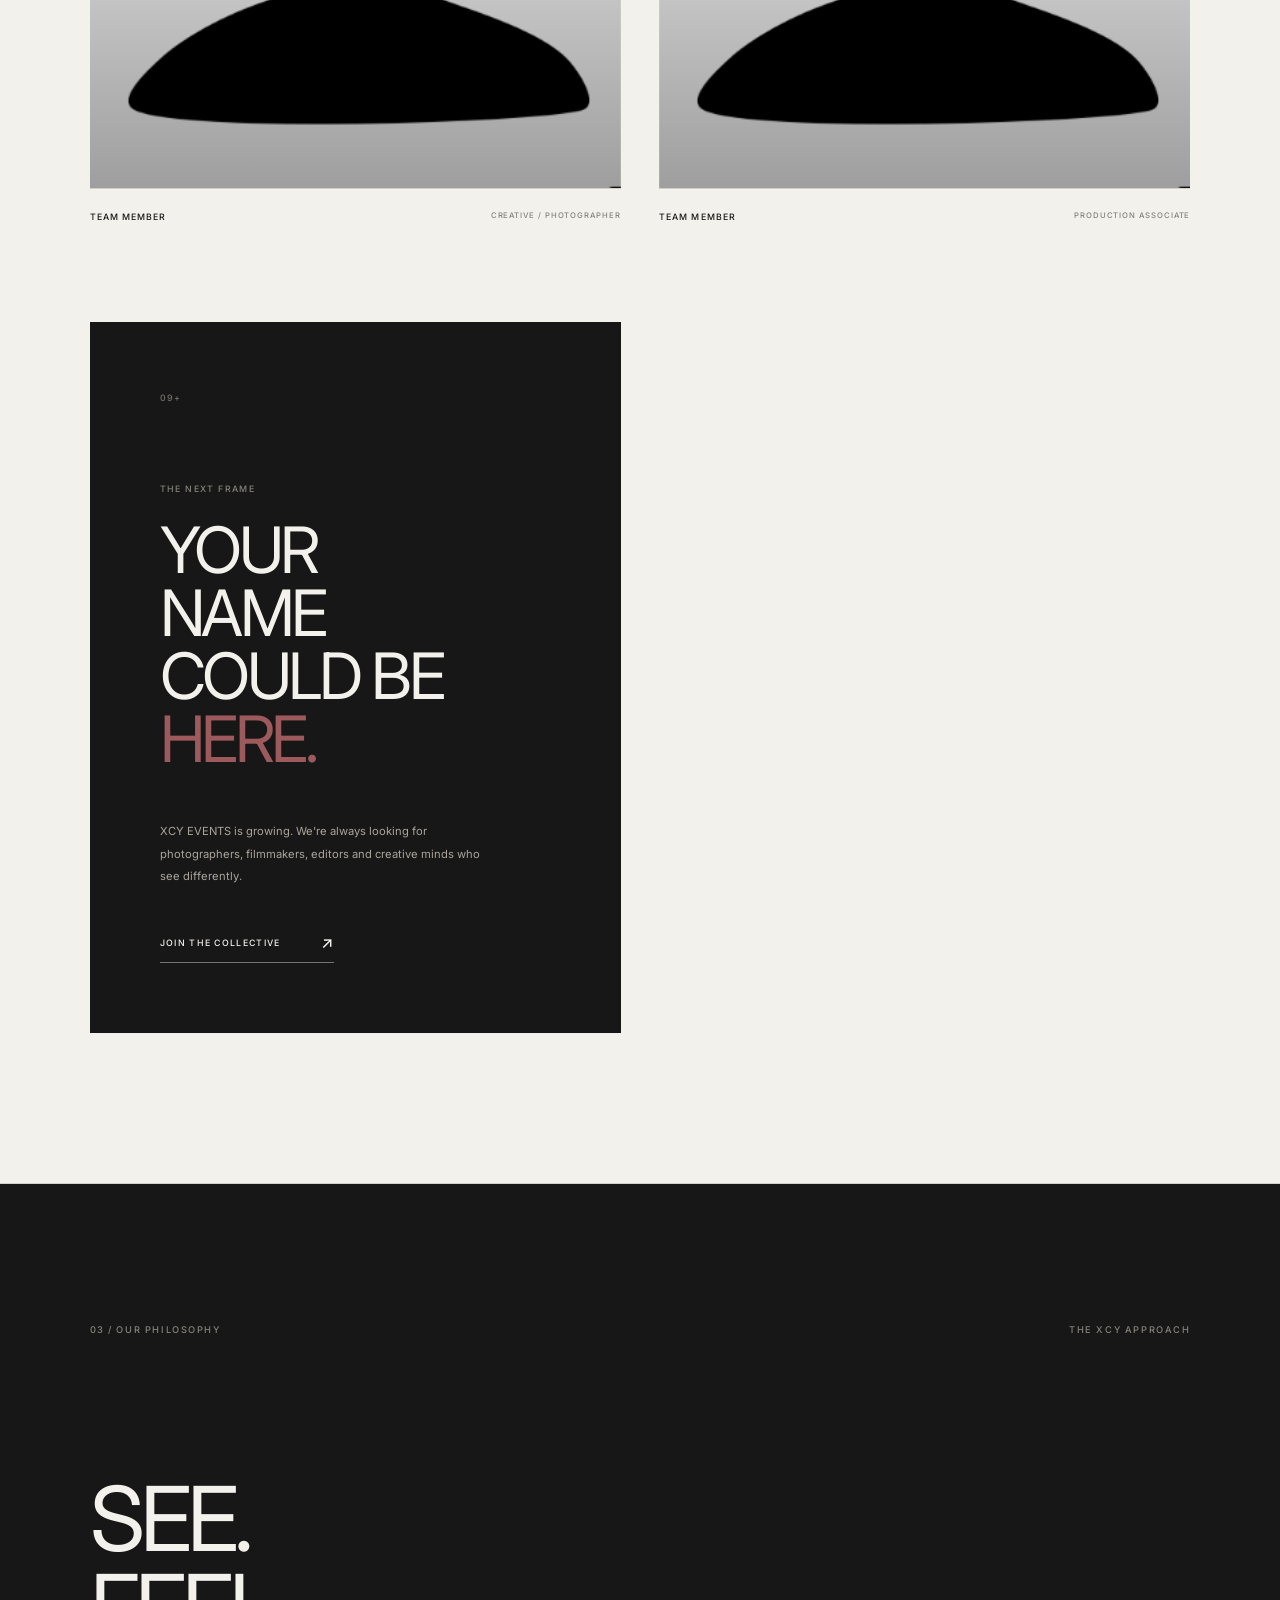
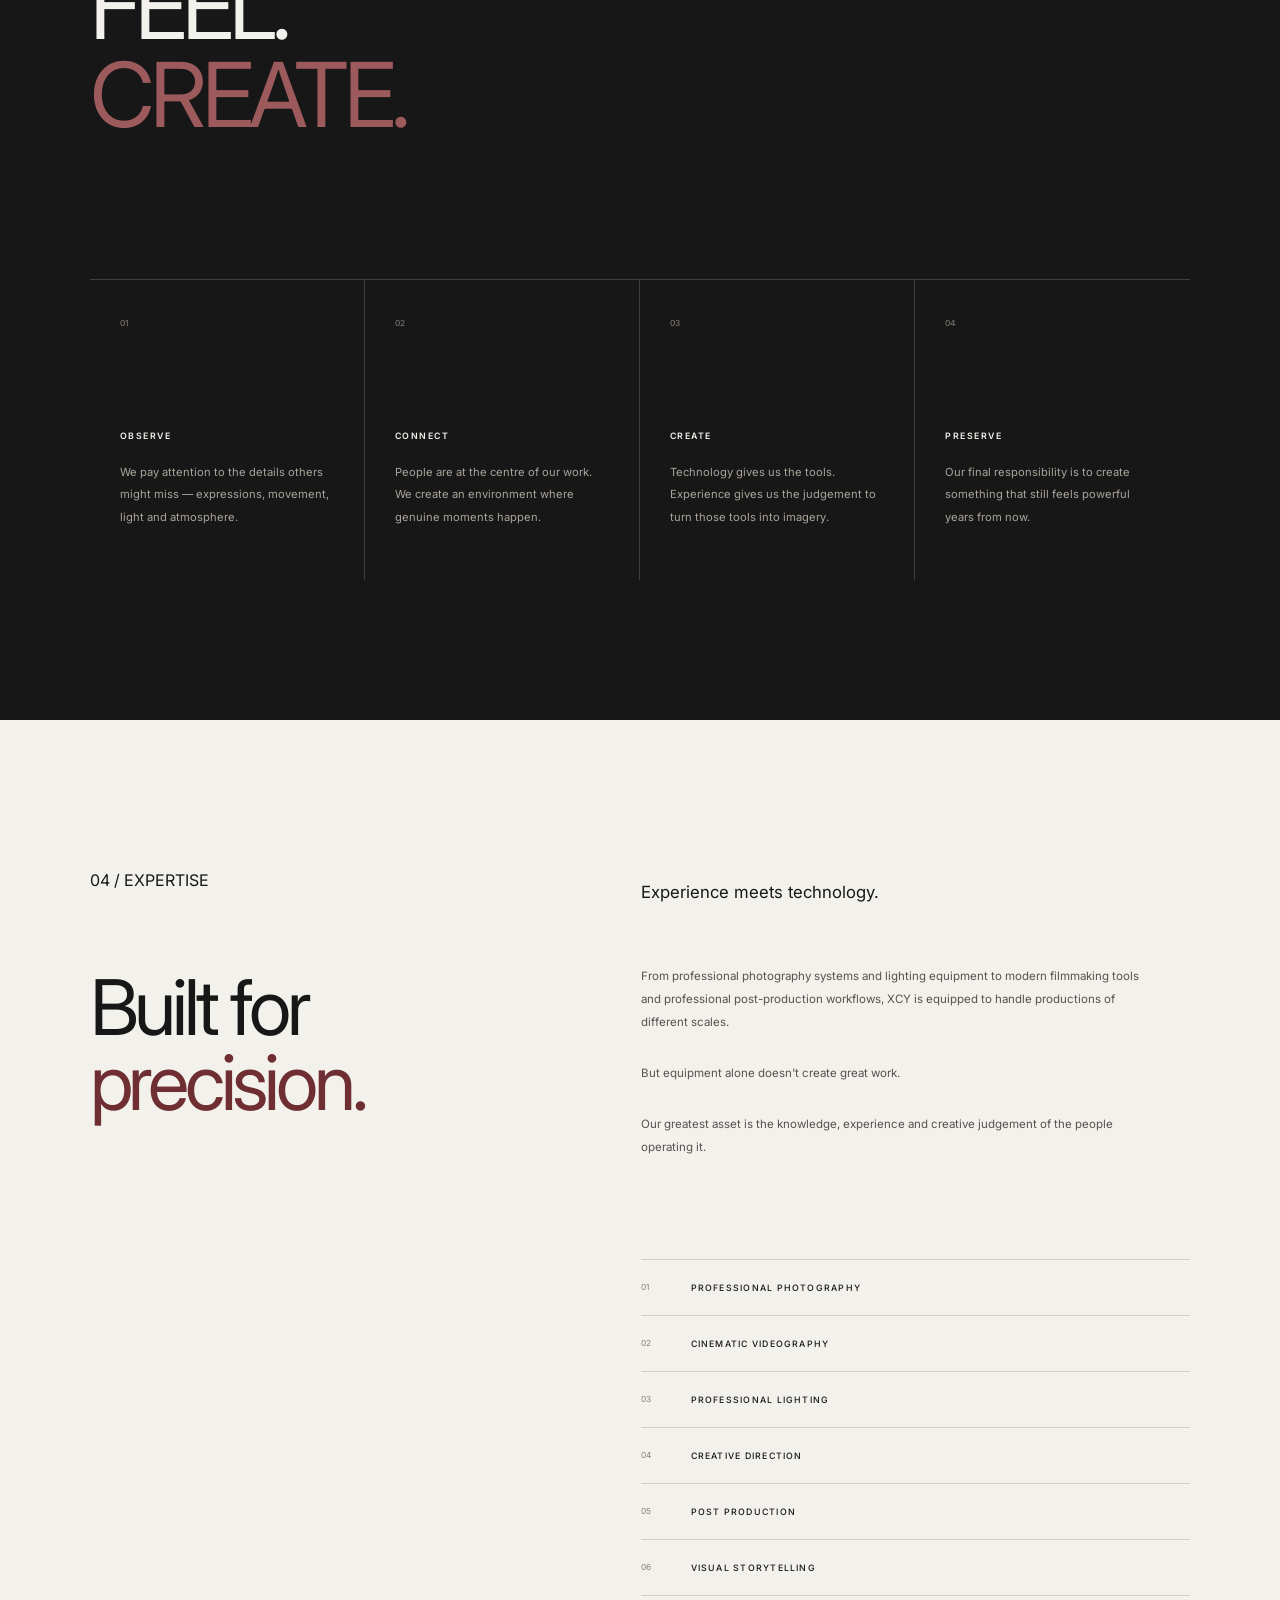
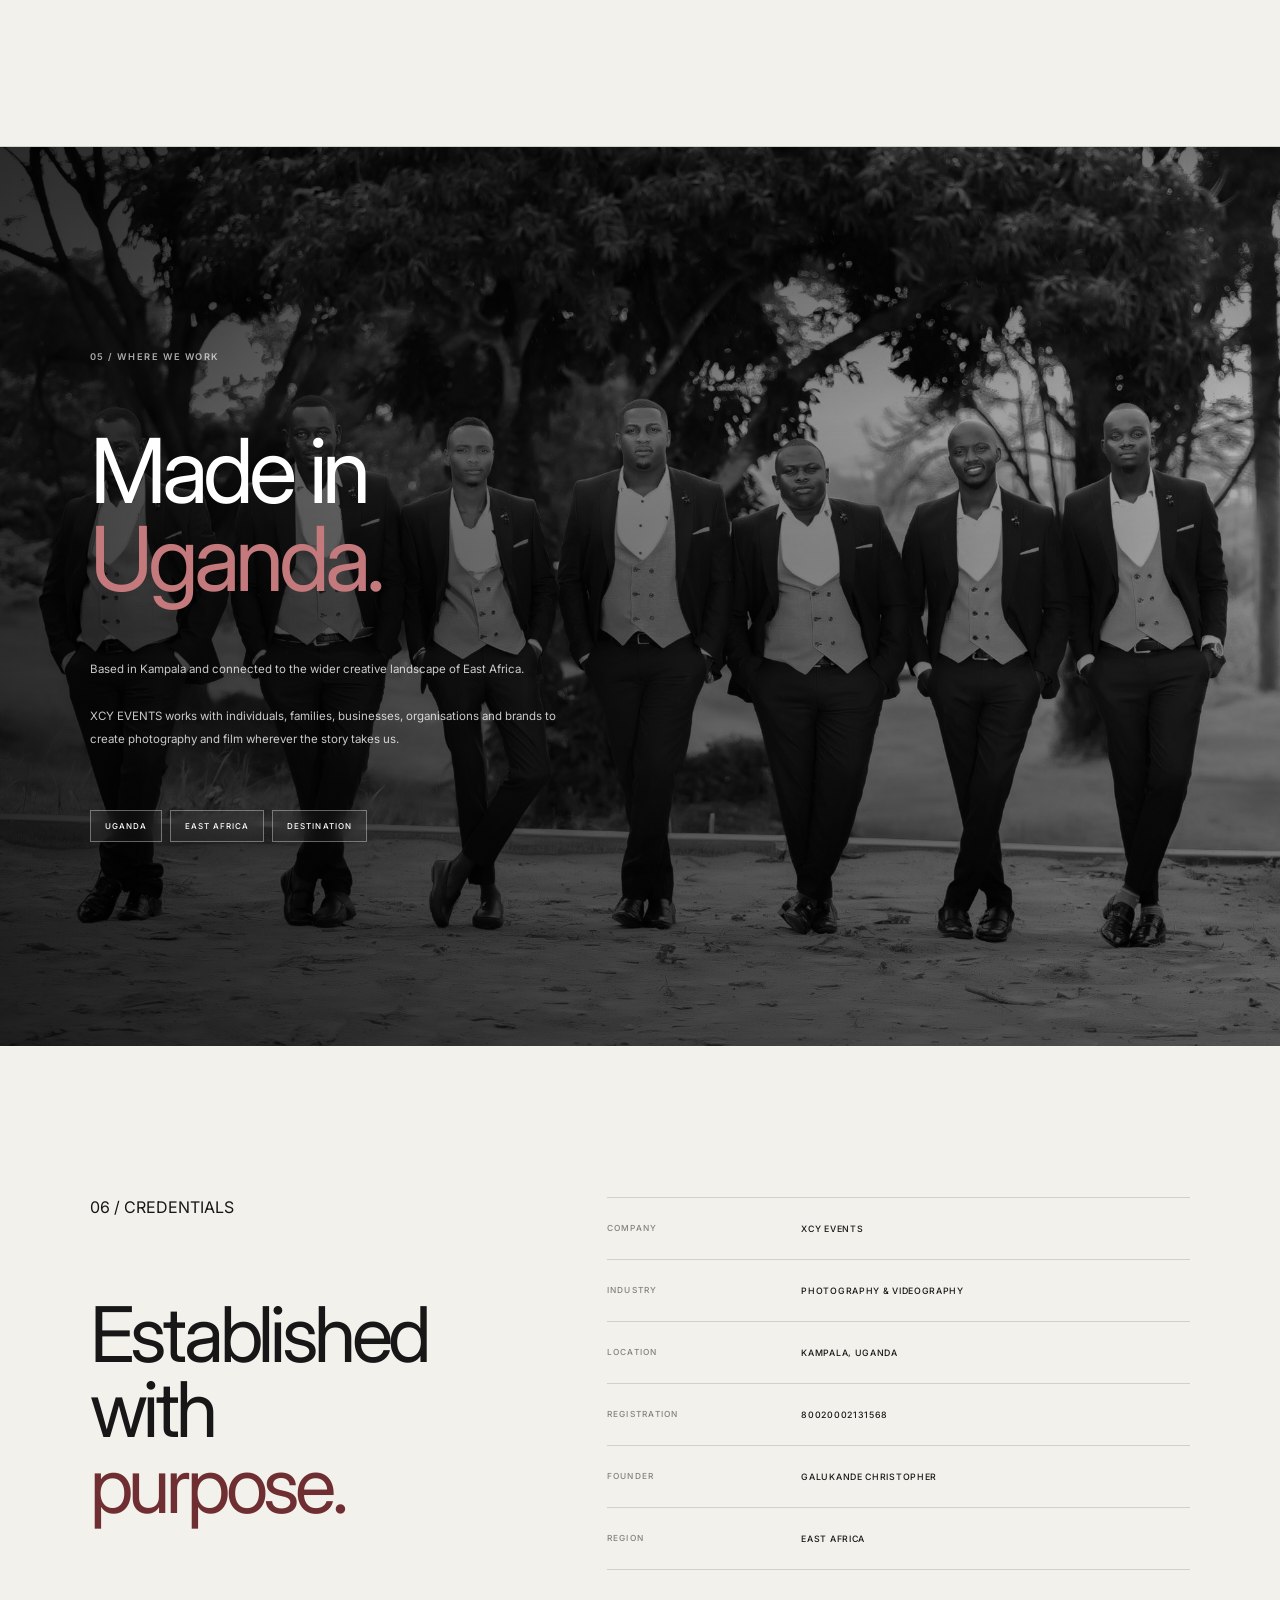
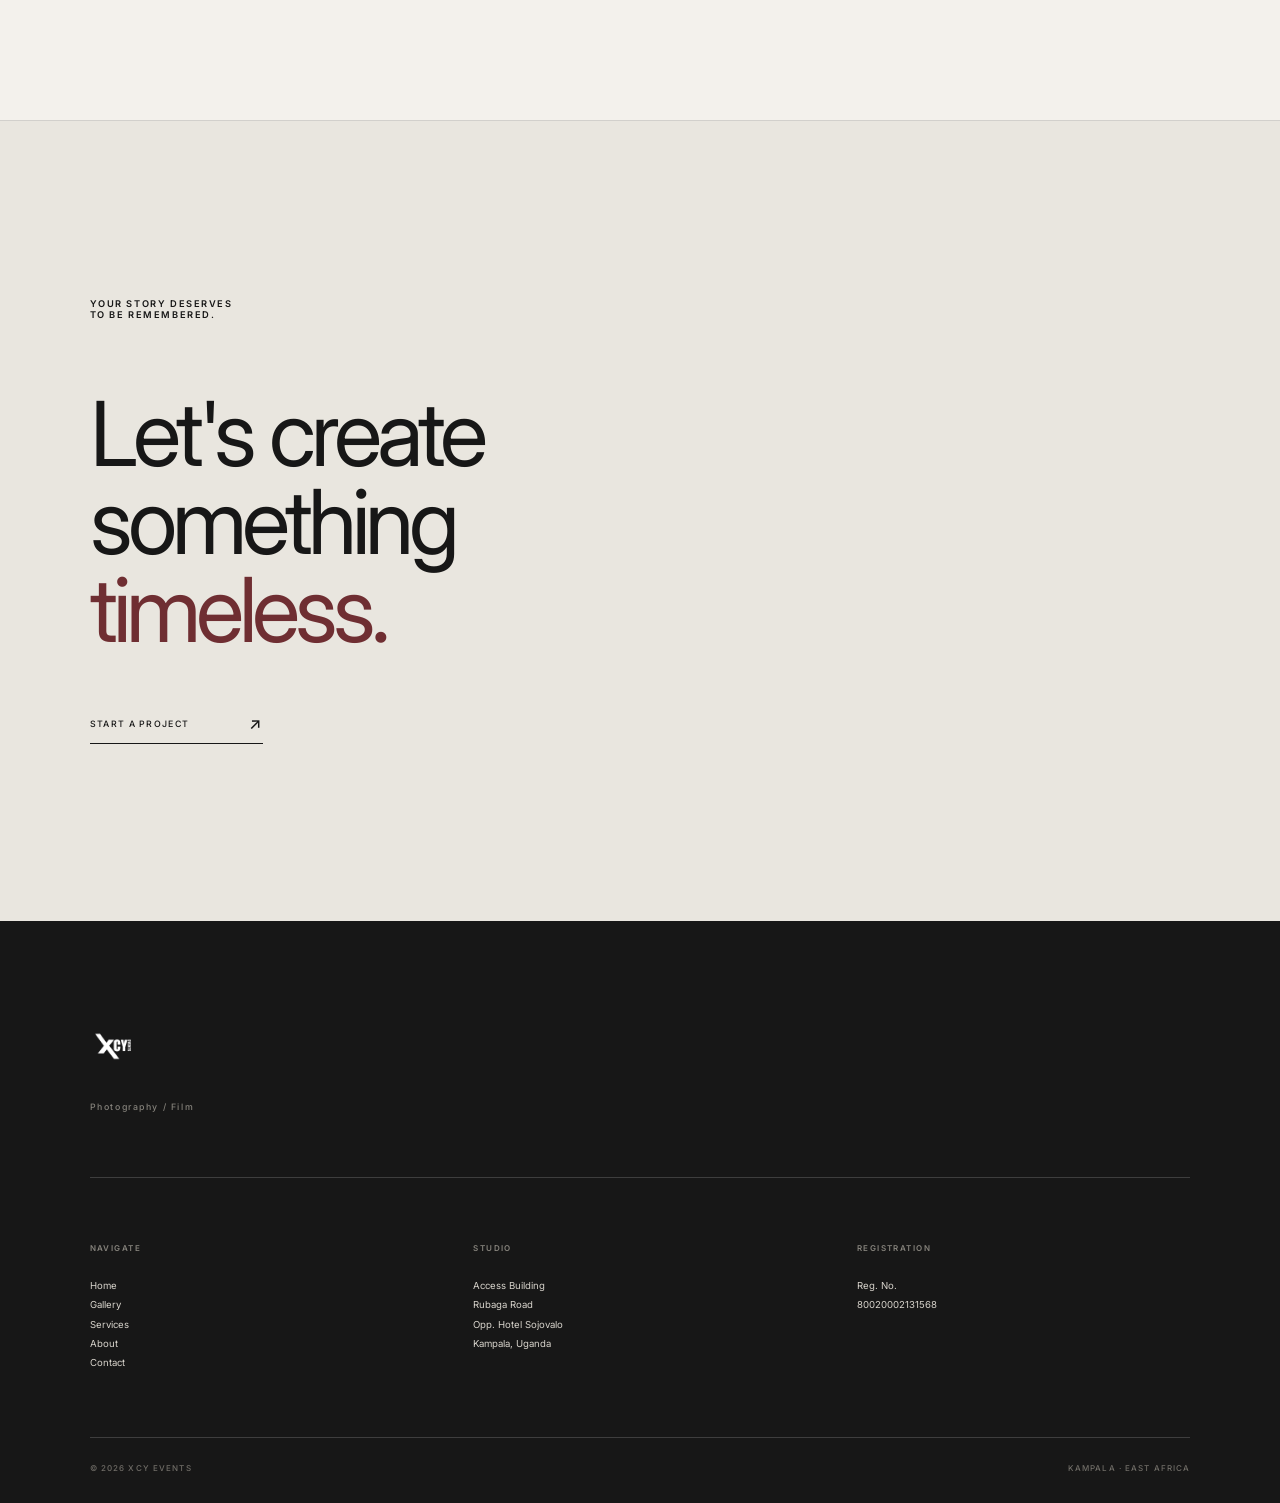
<file: about.html>
<!DOCTYPE html>
<html lang="en">

<head>
    <meta charset="UTF-8">

    <meta
        name="viewport"
        content="width=device-width, initial-scale=1.0"
    >

    <title>XCY EVENTS — About</title>

    <meta
        name="description"
        content="Discover the story behind XCY EVENTS, a premium photography and videography company based in Kampala, Uganda and serving East Africa."
    >

    <!-- INTER — MASTER XCY FONT -->
    <link rel="preconnect" href="https://fonts.googleapis.com">
    <link rel="preconnect" href="https://fonts.gstatic.com" crossorigin>

    <link
        href="https://fonts.googleapis.com/css2?family=Inter:wght@300;400;500;600;700&display=swap"
        rel="stylesheet"
    >

    <link rel="stylesheet" href="about.css">
</head>


<body>


<!-- =====================================================
     HEADER
===================================================== -->

<header class="header">

    <a href="index.html" class="brand">

        <img
            src="images/xcylogo.png"
            alt="XCY EVENTS"
        >

    </a>


    <div class="header-center">
        PHOTOGRAPHY / FILM
    </div>


    <button
        class="menu-button"
        id="menuButton"
        type="button"
        aria-label="Open menu"
        aria-expanded="false"
    >

        <span>MENU</span>

        <div class="menu-icon">
            <i></i>
            <i></i>
        </div>

    </button>

</header>



<!-- =====================================================
     MENU
===================================================== -->

<div
    class="menu-panel"
    id="menuPanel"
    aria-hidden="true"
>

    <div class="menu-panel-inner">

        <div class="menu-top">

            <span>XCY EVENTS</span>

            <button
                id="closeMenu"
                type="button"
            >
                CLOSE <strong>×</strong>
            </button>

        </div>


        <nav>

            <span class="menu-nav-label">
                NAVIGATION
            </span>

            <a href="index.html">
                <small>01</small>
                Home
            </a>

            <a href="work.html">
                <small>02</small>
                Gallery
            </a>

            <a href="services.html">
                <small>03</small>
                Services
            </a>

            <a href="about.html">
                <small>04</small>
                About
            </a>

            <a href="contact.html">
                <small>05</small>
                Contact
            </a>

        </nav>


        <div class="menu-bottom">

            <span>KAMPALA · UGANDA</span>

            <span>EAST AFRICA</span>

        </div>

    </div>

</div>



<main>


<!-- =====================================================
     HERO
===================================================== -->

<section class="about-hero">

    <div class="hero-index hero-reveal" style="--hero-delay:100ms">
        XCY / 04
    </div>

    <div class="hero-location hero-reveal" style="--hero-delay:180ms">
        KAMPALA · UGANDA
    </div>


    <div class="hero-logo-wrap">

        <span
            class="hero-kicker hero-reveal"
            style="--hero-delay:260ms"
        >
            THIS IS
        </span>


        <div
            class="hero-logo hero-reveal"
            style="--hero-delay:380ms"
        >

            <img
                src="images/xcylogo.png"
                alt="XCY EVENTS"
            >

        </div>


        <span
            class="hero-kicker hero-reveal"
            style="--hero-delay:500ms"
        >
            EVENTS
        </span>

    </div>


    <div
        class="hero-caption hero-reveal"
        style="--hero-delay:620ms"
    >

        <p>
            Photography.<br>
            Film.<br>
            Visual storytelling.
        </p>

    </div>

</section>



<!-- =====================================================
     STATEMENT
===================================================== -->

<section class="statement">

    <div class="statement-label scroll-reveal">
        01 / THE STUDIO
    </div>


    <div class="statement-content">

        <p class="statement-lead scroll-reveal">
            We believe great photography
            is not simply about seeing
            what is in front of you.
        </p>


        <p class="scroll-reveal">
            It is about understanding the
            moment, anticipating the emotion
            and knowing exactly when to press
            the shutter.
        </p>


        <p class="scroll-reveal">
            XCY EVENTS is a photography and
            videography company based in
            Kampala, Uganda, creating visual
            stories across East Africa.
        </p>


        <p class="scroll-reveal">
            Our work is built around people,
            atmosphere, culture and the
            moments that make an occasion
            unforgettable.
        </p>

    </div>

</section>



<!-- =====================================================
     FOUNDER
===================================================== -->

<section class="founder">

    <div class="founder-image image-scroll-reveal">

        <img
            src="images/galukande.jpg"
            alt="Christopher Galukande — Founder of XCY Events"
            loading="lazy"
        >

        <div class="image-caption">

            CHRISTOPHER GALUKANDE

            <span>
                FOUNDER / C.E.O
            </span>

        </div>

    </div>


    <div class="founder-copy">

        <span class="section-label scroll-reveal">
            02 / THE FOUNDER
        </span>


        <h2 class="scroll-reveal">
            Led by
            <br>
            <em>vision.</em>
        </h2>


        <p class="founder-intro scroll-reveal">
            At the heart of XCY EVENTS is
            its founder, Mr Galukande
            Christopher.
        </p>


        <p class="scroll-reveal">
            Christopher's approach to visual
            storytelling has shaped XCY into
            a company focused on more than
            simply documenting events.
        </p>


        <p class="scroll-reveal">
            Every frame is approached with
            intention — from composition and
            lighting to timing, emotion and
            the atmosphere surrounding a
            moment.
        </p>


        <p class="scroll-reveal">
            Together with a team of skilled
            creatives, photographers and
            filmmakers, he continues to build
            visual experiences for clients
            across Uganda and East Africa.
        </p>


        <div class="founder-signature scroll-reveal">

            GALUKANDE

            <span>
                CHRISTOPHER
            </span>

        </div>

    </div>

</section>



<!-- =====================================================
     TEAM
===================================================== -->

<section class="team">

    <div class="team-heading">

        <div class="team-heading-top scroll-reveal">

            <span>
                03 / THE COLLECTIVE
            </span>

            <span>
                XCY EVENTS
            </span>

        </div>


        <h2 class="scroll-reveal">

            The people
            <br>
            behind the
            <br>
            <em>frame.</em>

        </h2>


        <p class="scroll-reveal">

            A collective of photographers, filmmakers,
            creatives and visual storytellers united by
            one purpose — creating work that lasts.

        </p>

    </div>


    <div class="team-grid">


        <article class="team-member scroll-reveal">

            <div class="team-photo image-scroll-reveal">

                <img
                    src="images/person.png"
                    alt="XCY Events team member"
                    loading="lazy"
                >

                <span class="team-number">
                    01
                </span>

            </div>

            <div class="team-info">

                <h3>
                    GALUKANDE CHRISTOPHER
                </h3>

                <span>
                    FOUNDER / CREATIVE DIRECTOR
                </span>

            </div>

        </article>


        <article class="team-member scroll-reveal">

            <div class="team-photo image-scroll-reveal">

                <img
                    src="images/person.png"
                    alt="XCY Events team member"
                    loading="lazy"
                >

                <span class="team-number">
                    02
                </span>

            </div>

            <div class="team-info">

                <h3>
                    TEAM MEMBER
                </h3>

                <span>
                    LEAD PHOTOGRAPHER
                </span>

            </div>

        </article>


        <article class="team-member scroll-reveal">

            <div class="team-photo image-scroll-reveal">

                <img
                    src="images/person.png"
                    alt="XCY Events team member"
                    loading="lazy"
                >

                <span class="team-number">
                    03
                </span>

            </div>

            <div class="team-info">

                <h3>
                    TEAM MEMBER
                </h3>

                <span>
                    CINEMATOGRAPHER
                </span>

            </div>

        </article>


        <article class="team-member scroll-reveal">

            <div class="team-photo image-scroll-reveal">

                <img
                    src="images/person.png"
                    alt="XCY Events team member"
                    loading="lazy"
                >

                <span class="team-number">
                    04
                </span>

            </div>

            <div class="team-info">

                <h3>
                    TEAM MEMBER
                </h3>

                <span>
                    PHOTOGRAPHER
                </span>

            </div>

        </article>


        <article class="team-member scroll-reveal">

            <div class="team-photo image-scroll-reveal">

                <img
                    src="images/person.png"
                    alt="XCY Events team member"
                    loading="lazy"
                >

                <span class="team-number">
                    05
                </span>

            </div>

            <div class="team-info">

                <h3>
                    TEAM MEMBER
                </h3>

                <span>
                    VIDEOGRAPHER
                </span>

            </div>

        </article>


        <article class="team-member scroll-reveal">

            <div class="team-photo image-scroll-reveal">

                <img
                    src="images/person.png"
                    alt="XCY Events team member"
                    loading="lazy"
                >

                <span class="team-number">
                    06
                </span>

            </div>

            <div class="team-info">

                <h3>
                    TEAM MEMBER
                </h3>

                <span>
                    EDITOR / POST PRODUCTION
                </span>

            </div>

        </article>


        <article class="team-member scroll-reveal">

            <div class="team-photo image-scroll-reveal">

                <img
                    src="images/person.png"
                    alt="XCY Events team member"
                    loading="lazy"
                >

                <span class="team-number">
                    07
                </span>

            </div>

            <div class="team-info">

                <h3>
                    TEAM MEMBER
                </h3>

                <span>
                    CREATIVE / PHOTOGRAPHER
                </span>

            </div>

        </article>


        <article class="team-member scroll-reveal">

            <div class="team-photo image-scroll-reveal">

                <img
                    src="images/person.png"
                    alt="XCY Events team member"
                    loading="lazy"
                >

                <span class="team-number">
                    08
                </span>

            </div>

            <div class="team-info">

                <h3>
                    TEAM MEMBER
                </h3>

                <span>
                    PRODUCTION ASSOCIATE
                </span>

            </div>

        </article>


        <article class="team-member team-recruit scroll-reveal">

            <div class="recruit-inner">

                <span class="recruit-number">
                    09+
                </span>

                <span class="recruit-label">
                    THE NEXT FRAME
                </span>

                <h3>
                    YOUR
                    <br>
                    NAME
                    <br>
                    COULD BE
                    <br>
                    <em>HERE.</em>
                </h3>

                <p>
                    XCY EVENTS is growing.
                    We're always looking for
                    photographers, filmmakers,
                    editors and creative minds
                    who see differently.
                </p>

                <a href="contact.html">
                    JOIN THE COLLECTIVE
                    <span>↗</span>
                </a>

            </div>

        </article>

    </div>

</section>



<!-- =====================================================
     PHILOSOPHY
===================================================== -->

<section class="philosophy">

    <div class="philosophy-top scroll-reveal">

        <span>
            03 / OUR PHILOSOPHY
        </span>

        <span>
            THE XCY APPROACH
        </span>

    </div>


    <div class="philosophy-title">

        <h2 class="scroll-reveal">

            SEE.
            <br>

            FEEL.
            <br>

            <em>CREATE.</em>

        </h2>

    </div>


    <div class="philosophy-grid">

        <div class="philosophy-item scroll-reveal">

            <span>01</span>

            <h3>OBSERVE</h3>

            <p>
                We pay attention to the details
                others might miss — expressions,
                movement, light and atmosphere.
            </p>

        </div>


        <div class="philosophy-item scroll-reveal">

            <span>02</span>

            <h3>CONNECT</h3>

            <p>
                People are at the centre of
                our work. We create an environment
                where genuine moments happen.
            </p>

        </div>


        <div class="philosophy-item scroll-reveal">

            <span>03</span>

            <h3>CREATE</h3>

            <p>
                Technology gives us the tools.
                Experience gives us the judgement
                to turn those tools into imagery.
            </p>

        </div>


        <div class="philosophy-item scroll-reveal">

            <span>04</span>

            <h3>PRESERVE</h3>

            <p>
                Our final responsibility is to
                create something that still feels
                powerful years from now.
            </p>

        </div>

    </div>

</section>



<!-- =====================================================
     EXPERTISE
===================================================== -->

<section class="expertise">

    <div class="expertise-header">

        <span class="scroll-reveal">
            04 / EXPERTISE
        </span>

        <h2 class="scroll-reveal">

            Built for
            <br>

            <em>precision.</em>

        </h2>

    </div>


    <div class="expertise-content">

        <p class="expertise-lead scroll-reveal">
            Experience meets technology.
        </p>


        <p class="scroll-reveal">
            From professional photography systems
            and lighting equipment to modern
            filmmaking tools and professional
            post-production workflows, XCY is
            equipped to handle productions of
            different scales.
        </p>


        <p class="scroll-reveal">
            But equipment alone doesn't create
            great work.
        </p>


        <p class="scroll-reveal">
            Our greatest asset is the knowledge,
            experience and creative judgement
            of the people operating it.
        </p>


        <div class="expertise-list">

            <div class="scroll-reveal">
                <span>01</span>
                <p>PROFESSIONAL PHOTOGRAPHY</p>
            </div>

            <div class="scroll-reveal">
                <span>02</span>
                <p>CINEMATIC VIDEOGRAPHY</p>
            </div>

            <div class="scroll-reveal">
                <span>03</span>
                <p>PROFESSIONAL LIGHTING</p>
            </div>

            <div class="scroll-reveal">
                <span>04</span>
                <p>CREATIVE DIRECTION</p>
            </div>

            <div class="scroll-reveal">
                <span>05</span>
                <p>POST PRODUCTION</p>
            </div>

            <div class="scroll-reveal">
                <span>06</span>
                <p>VISUAL STORYTELLING</p>
            </div>

        </div>

    </div>

</section>



<!-- =====================================================
     WHERE WE WORK — FULL SCREEN IMAGE
===================================================== -->

<section class="east-africa">

    <div class="africa-image">

        <img
            src="images/xcyteam.jpg"
            alt="XCY Events photography across East Africa"
            loading="lazy"
        >

    </div>


    <div class="africa-overlay"></div>


    <div class="africa-copy">

        <span class="section-label scroll-reveal">
            05 / WHERE WE WORK
        </span>


        <h2 class="scroll-reveal">

            Made in
            <br>

            <em>Uganda.</em>

        </h2>


        <p class="scroll-reveal">

            Based in Kampala and connected
            to the wider creative landscape
            of East Africa.

        </p>


        <p class="scroll-reveal">

            XCY EVENTS works with individuals,
            families, businesses, organisations
            and brands to create photography
            and film wherever the story takes us.

        </p>


        <div class="africa-countries scroll-reveal">

            <span>UGANDA</span>
            <span>EAST AFRICA</span>
            <span>DESTINATION</span>

        </div>

    </div>

</section>



<!-- =====================================================
     CREDENTIALS
===================================================== -->

<section class="credentials">

    <div class="credential-heading">

        <span class="scroll-reveal">
            06 / CREDENTIALS
        </span>


        <h2 class="scroll-reveal">

            Established
            <br>

            with <em>purpose.</em>

        </h2>

    </div>


    <div class="credential-list">

        <div class="credential-row scroll-reveal">
            <span>COMPANY</span>
            <strong>XCY EVENTS</strong>
        </div>

        <div class="credential-row scroll-reveal">
            <span>INDUSTRY</span>
            <strong>PHOTOGRAPHY &amp; VIDEOGRAPHY</strong>
        </div>

        <div class="credential-row scroll-reveal">
            <span>LOCATION</span>
            <strong>KAMPALA, UGANDA</strong>
        </div>

        <div class="credential-row scroll-reveal">
            <span>REGISTRATION</span>
            <strong>80020002131568</strong>
        </div>

        <div class="credential-row scroll-reveal">
            <span>FOUNDER</span>
            <strong>GALUKANDE CHRISTOPHER</strong>
        </div>

        <div class="credential-row scroll-reveal">
            <span>REGION</span>
            <strong>EAST AFRICA</strong>
        </div>

    </div>

</section>



<!-- =====================================================
     CLOSING
===================================================== -->

<section class="about-closing">

    <div class="closing-small scroll-reveal">

        YOUR STORY DESERVES
        <br>
        TO BE REMEMBERED.

    </div>


    <h2 class="scroll-reveal">

        Let's create
        <br>

        something
        <br>

        <em>timeless.</em>

    </h2>


    <a
        href="contact.html"
        class="closing-link scroll-reveal"
    >

        START A PROJECT

        <span>↗</span>

    </a>

</section>



<!-- =====================================================
     FOOTER
===================================================== -->

<footer class="footer">

    <div class="footer-brand">

        <img
            src="images/xcylogo.png"
            alt="XCY EVENTS"
        >

        <p>
            Photography / Film
        </p>

    </div>


    <div class="footer-columns">

        <div>

            <span>NAVIGATE</span>

            <a href="index.html">Home</a>
            <a href="work.html">Gallery</a>
            <a href="services.html">Services</a>
            <a href="about.html">About</a>
            <a href="contact.html">Contact</a>

        </div>


        <div>

            <span>STUDIO</span>

            <p>
                Access Building
                <br>
                Rubaga Road
                <br>
                Opp. Hotel Sojovalo
                <br>
                Kampala, Uganda
            </p>

        </div>


        <div>

            <span>REGISTRATION</span>

            <p>
                Reg. No.
                <br>
                80020002131568
            </p>

        </div>

    </div>


    <div class="footer-bottom">

        <span>
            © 2026 XCY EVENTS
        </span>

        <span>
            KAMPALA · EAST AFRICA
        </span>

    </div>

</footer>


<script src="about.js"></script>

</body>
</html>
</file>
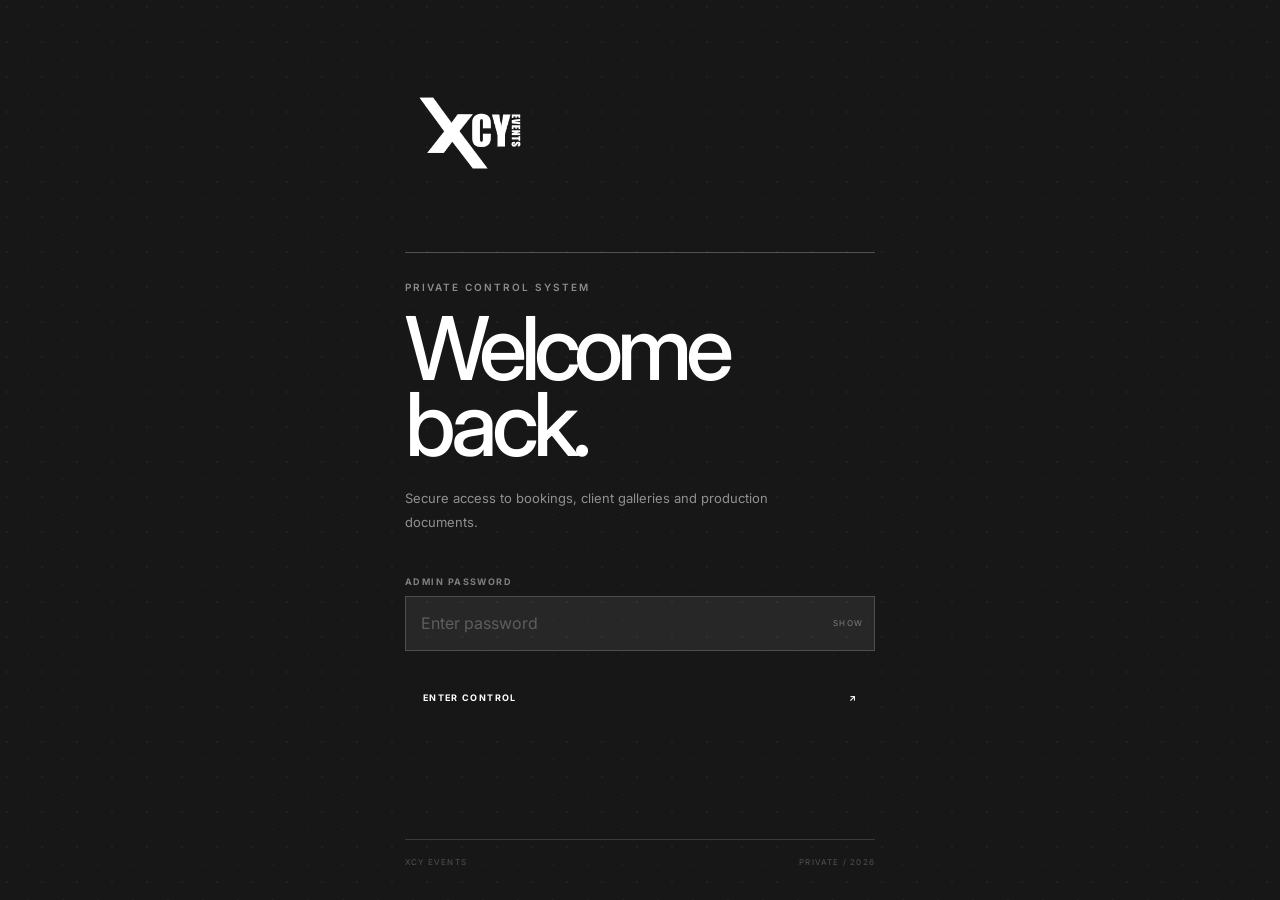
<file: admin.html>
<!DOCTYPE html>
<html lang="en">
<head>
    <meta charset="UTF-8">

    <meta
        name="viewport"
        content="width=device-width, initial-scale=1.0"
    >

    <title>XCY — Private Control</title>

    <link rel="preconnect" href="https://fonts.googleapis.com">
    <link rel="preconnect" href="https://fonts.gstatic.com" crossorigin>

    <link
        href="https://fonts.googleapis.com/css2?family=Inter:wght@300;400;500;600;700&display=swap"
        rel="stylesheet"
    >

    <link rel="stylesheet" href="admin.css">
</head>

<body>

<!-- =========================================================
     LOGIN
========================================================= -->

<section class="login-screen" id="loginScreen">

    <div class="login-noise"></div>

    <div class="login-card">

        <div class="login-brand">
            <img src="images/xcylogo.png" alt="XCY">
        </div>

        <div class="login-line"></div>

        <span class="eyebrow">
            PRIVATE CONTROL SYSTEM
        </span>

        <h1>
            Welcome<br>
            back.
        </h1>

        <p>
            Secure access to bookings, client galleries
            and production documents.
        </p>

        <form id="loginForm">

            <div class="field">
                <label for="adminPassword">
                    ADMIN PASSWORD
                </label>

                <div class="password-field">
                    <input
                        type="password"
                        id="adminPassword"
                        placeholder="Enter password"
                        autocomplete="current-password"
                        required
                    >

                    <button
                        type="button"
                        id="toggleLoginPassword"
                    >
                        SHOW
                    </button>
                </div>
            </div>

            <button class="primary-button login-button">
                <span>ENTER CONTROL</span>
                <span>↗</span>
            </button>

            <div
                class="form-message"
                id="loginMessage"
            ></div>

        </form>

        <div class="login-footer">
            <span>XCY EVENTS</span>
            <span>PRIVATE / 2026</span>
        </div>

    </div>

</section>


<!-- =========================================================
     APPLICATION
========================================================= -->

<div class="app" id="app">

    <!-- SIDEBAR -->

    <aside class="sidebar">

        <div class="sidebar-top">

            <a href="#" class="brand">
                <img src="images/xcylogo.png" alt="XCY">
            </a>

            <span class="brand-caption">
                PRIVATE CONTROL
            </span>

        </div>


        <nav class="main-nav">

            <button
                class="nav-item active"
                data-page="dashboard"
            >
                <span class="nav-number">01</span>
                <span>Dashboard</span>
            </button>

            <button
                class="nav-item"
                data-page="bookings"
            >
                <span class="nav-number">02</span>
                <span>Bookings</span>
            </button>

            <button
                class="nav-item"
                data-page="galleries"
            >
                <span class="nav-number">03</span>
                <span>Client Galleries</span>
            </button>

            <button
                class="nav-item"
                data-page="documents"
            >
                <span class="nav-number">04</span>
                <span>Documents</span>
            </button>

        </nav>


        <div class="sidebar-bottom">

            <div class="system-status">
                <span class="status-dot"></span>

                <div>
                    <strong>System online</strong>
                    <small>Local storage API</small>
                </div>
            </div>

            <button
                class="logout-button"
                id="logoutButton"
            >
                <span>LOG OUT</span>
                <span>↗</span>
            </button>

        </div>

    </aside>


    <!-- MOBILE TOP -->

    <header class="mobile-header">

        <img src="images/xcylogo.png" alt="XCY">

        <button id="mobileMenuButton">
            MENU
        </button>

    </header>


    <!-- MAIN -->

    <main class="main">

        <header class="topbar">

            <div>
                <span class="topbar-label">
                    XCY / CONTROL
                </span>

                <span
                    class="topbar-date"
                    id="currentDate"
                ></span>
            </div>

            <button
                class="new-booking-button"
                id="newBookingButton"
            >
                <span>NEW BOOKING</span>
                <strong>+</strong>
            </button>

        </header>


        <!-- =====================================================
             DASHBOARD
        ====================================================== -->

        <section
            class="page active"
            id="dashboardPage"
        >

            <div class="page-heading">

                <div>
                    <span class="eyebrow">
                        01 / OVERVIEW
                    </span>

                    <h1>
                        Control<br>
                        room.
                    </h1>
                </div>

                <p>
                    Everything happening across your bookings
                    and private client deliveries.
                </p>

            </div>


            <!-- STATS -->

            <div class="stats-grid">

                <article class="stat-card">

                    <span class="stat-index">01</span>

                    <span class="stat-label">
                        TOTAL BOOKINGS
                    </span>

                    <strong id="statBookings">
                        0
                    </strong>

                    <span class="stat-meta">
                        All production records
                    </span>

                </article>


                <article class="stat-card">

                    <span class="stat-index">02</span>

                    <span class="stat-label">
                        ACTIVE GALLERIES
                    </span>

                    <strong id="statGalleries">
                        0
                    </strong>

                    <span class="stat-meta">
                        Private client deliveries
                    </span>

                </article>


                <article class="stat-card">

                    <span class="stat-index">03</span>

                    <span class="stat-label">
                        TOTAL DUE
                    </span>

                    <strong id="statDue">
                        UGX 0
                    </strong>

                    <span class="stat-meta">
                        Outstanding balance
                    </span>

                </article>


                <article class="stat-card accent-stat">

                    <span class="stat-index">04</span>

                    <span class="stat-label">
                        THIS MONTH
                    </span>

                    <strong id="statMonth">
                        0
                    </strong>

                    <span class="stat-meta">
                        Upcoming / current work
                    </span>

                </article>

            </div>


            <!-- DASHBOARD LOWER -->

            <div class="dashboard-grid">

                <section class="panel">

                    <div class="panel-heading">

                        <div>
                            <span class="panel-kicker">
                                RECENT ACTIVITY
                            </span>

                            <h2>
                                Latest bookings
                            </h2>
                        </div>

                        <button
                            class="text-button"
                            data-page-target="bookings"
                        >
                            VIEW ALL ↗
                        </button>

                    </div>

                    <div
                        class="booking-list"
                        id="recentBookings"
                    ></div>

                </section>


                <section class="panel quick-panel">

                    <span class="panel-kicker">
                        QUICK ACTION
                    </span>

                    <h2>
                        Start something new.
                    </h2>

                    <p>
                        Create a booking, generate a reference
                        and optionally attach a private gallery.
                    </p>

                    <button
                        class="primary-button"
                        id="quickBookingButton"
                    >
                        CREATE BOOKING
                        <span>↗</span>
                    </button>

                </section>

            </div>

        </section>


        <!-- =====================================================
             BOOKINGS
        ====================================================== -->

        <section
            class="page"
            id="bookingsPage"
        >

            <div class="page-heading compact-heading">

                <div>
                    <span class="eyebrow">
                        02 / PRODUCTION
                    </span>

                    <h1>
                        Bookings.
                    </h1>
                </div>

                <p>
                    Manage client information, event details
                    and payment records.
                </p>

            </div>


            <div class="toolbar">

                <div class="search-box">
                    <span>⌕</span>

                    <input
                        type="search"
                        id="bookingSearch"
                        placeholder="Search client, event or reference..."
                    >
                </div>

                <button
                    class="outline-button"
                    id="bookingFilterButton"
                >
                    ALL BOOKINGS
                </button>

            </div>


            <section class="table-panel">

                <div class="table-head">

                    <span>REFERENCE</span>
                    <span>CLIENT / EVENT</span>
                    <span>DATE</span>
                    <span>PAYMENT</span>
                    <span>STATUS</span>
                    <span></span>

                </div>

                <div
                    class="booking-table"
                    id="bookingTable"
                ></div>

            </section>

        </section>


        <!-- =====================================================
             GALLERIES
        ====================================================== -->

        <section
            class="page"
            id="galleriesPage"
        >

            <div class="page-heading compact-heading">

                <div>
                    <span class="eyebrow">
                        03 / DELIVERY
                    </span>

                    <h1>
                        Private<br>
                        galleries.
                    </h1>
                </div>

                <p>
                    Give each client a private password,
                    delivery link and controlled access period.
                </p>

            </div>


            <div class="gallery-admin-grid" id="adminGalleryGrid"></div>

        </section>


        <!-- =====================================================
             DOCUMENTS
        ====================================================== -->

        <section
            class="page"
            id="documentsPage"
        >

            <div class="page-heading compact-heading">

                <div>
                    <span class="eyebrow">
                        04 / DOCUMENTS
                    </span>

                    <h1>
                        Booking<br>
                        slips.
                    </h1>
                </div>

                <p>
                    Preview and download your single-page
                    production documents.
                </p>

            </div>


            <section class="document-panel">

                <div class="document-empty">

                    <span class="document-symbol">
                        PDF
                    </span>

                    <h2>
                        Select a booking.
                    </h2>

                    <p>
                        Choose any booking from the list to
                        preview its booking slip here.
                    </p>

                </div>

            </section>

        </section>

    </main>

</div>


<!-- =========================================================
     BOOKING MODAL
========================================================= -->

<div
    class="modal"
    id="bookingModal"
    aria-hidden="true"
>

    <div class="modal-backdrop"></div>

    <div class="modal-window">

        <div class="modal-header">

            <div>
                <span class="eyebrow">
                    BOOKING / NEW RECORD
                </span>

                <h2 id="bookingModalTitle">
                    Create booking
                </h2>
            </div>

            <button
                class="close-modal"
                data-close-modal
            >
                ×
            </button>

        </div>


        <form id="bookingForm">

            <input
                type="hidden"
                id="editingBookingId"
            >


            <div class="form-section">

                <div class="section-title">
                    <span>01</span>
                    CLIENT
                </div>

                <div class="form-grid">

                    <div class="field">
                        <label for="clientName">
                            CLIENT / PERSON BOOKING
                        </label>

                        <input
                            id="clientName"
                            required
                            placeholder="e.g. Sarah Namukasa"
                        >
                    </div>

                    <div class="field">
                        <label for="clientPhone">
                            PHONE
                        </label>

                        <input
                            id="clientPhone"
                            placeholder="+256..."
                        >
                    </div>

                </div>

            </div>


            <div class="form-section">

                <div class="section-title">
                    <span>02</span>
                    EVENT
                </div>

                <div class="form-grid">

                    <div class="field">
                        <label for="eventName">
                            EVENT NAME
                        </label>

                        <input
                            id="eventName"
                            required
                            placeholder="e.g. Sarah & Brian Wedding"
                        >
                    </div>

                    <div class="field">
                        <label for="eventType">
                            EVENT TYPE
                        </label>

                        <select id="eventType">

                            <option value="wedding">
                                Wedding
                            </option>

                            <option value="introduction">
                                Introduction
                            </option>

                            <option value="photoshoot">
                                Photoshoot
                            </option>

                            <option value="portrait">
                                Portrait
                            </option>

                            <option value="event">
                                Event
                            </option>

                            <option value="other">
                                Other
                            </option>

                        </select>

                    </div>


                    <div class="field">
                        <label for="eventDate">
                            DATE
                        </label>

                        <input
                            type="date"
                            id="eventDate"
                            required
                        >
                    </div>


                    <div class="field">
                        <label for="eventTime">
                            TIME
                        </label>

                        <input
                            type="time"
                            id="eventTime"
                        >
                    </div>


                    <div class="field full">
                        <label for="eventLocation">
                            LOCATION
                        </label>

                        <input
                            id="eventLocation"
                            placeholder="Venue / Location"
                        >
                    </div>

                </div>

            </div>


            <div class="form-section">

                <div class="section-title">
                    <span>03</span>
                    PAYMENT
                </div>

                <div class="form-grid">

                    <div class="field">
                        <label for="totalAmount">
                            TOTAL AMOUNT / UGX
                        </label>

                        <input
                            type="number"
                            id="totalAmount"
                            min="0"
                            value="0"
                        >
                    </div>

                    <div class="field">
                        <label for="paidAmount">
                            AMOUNT PAID / UGX
                        </label>

                        <input
                            type="number"
                            id="paidAmount"
                            min="0"
                            value="0"
                        >
                    </div>

                </div>

            </div>


            <div class="form-section gallery-section">

                <div class="section-title">
                    <span>04</span>
                    PRIVATE GALLERY
                </div>

                <label class="switch-row">

                    <span>
                        <strong>Enable private client gallery</strong>
                        <small>
                            Creates a unique password-protected delivery.
                        </small>
                    </span>

                    <input
                        type="checkbox"
                        id="enableGallery"
                    >

                    <span class="fake-switch"></span>

                </label>


                <div
                    class="gallery-fields"
                    id="galleryFields"
                >

                    <div class="form-grid">

                        <div class="field full">
                            <label for="galleryTitle">
                                GALLERY NAME
                            </label>

                            <input
                                id="galleryTitle"
                                placeholder="e.g. Sarah & Brian — Wedding Gallery"
                            >
                        </div>


                        <div class="field full">
                            <label for="driveUrl">
                                GOOGLE DRIVE FOLDER LINK
                            </label>

                            <input
                                type="url"
                                id="driveUrl"
                                placeholder="https://drive.google.com/..."
                            >
                        </div>


                        <div class="field">
                            <label for="coverImage">
                                EXISTING COVER IMAGE
                            </label>

                            <input
                                id="coverImage"
                                placeholder="images/wedding1.jpg"
                            >

                            <small class="field-help">
                                Existing site image only. No uploads.
                            </small>
                        </div>


                        <div class="field">
                            <label for="expiryDate">
                                EXPIRY DATE
                            </label>

                            <input
                                type="date"
                                id="expiryDate"
                            >
                        </div>

                    </div>


                    <div class="password-generator">

                        <div>

                            <span class="password-label">
                                CLIENT PASSWORD
                            </span>

                            <strong id="generatedPassword">
                                —
                            </strong>

                        </div>

                        <button
                            type="button"
                            class="outline-button"
                            id="generatePasswordButton"
                        >
                            GENERATE
                        </button>

                    </div>

                </div>

            </div>


            <div
                class="form-message"
                id="bookingFormMessage"
            ></div>


            <div class="modal-actions">

                <button
                    type="button"
                    class="outline-button"
                    data-close-modal
                >
                    CANCEL
                </button>

                <button
                    type="submit"
                    class="primary-button"
                >
                    SAVE BOOKING
                    <span>↗</span>
                </button>

            </div>

        </form>

    </div>

</div>


<!-- =========================================================
     PDF PREVIEW MODAL
========================================================= -->

<div
    class="modal pdf-modal"
    id="pdfModal"
    aria-hidden="true"
>

    <div class="modal-backdrop"></div>

    <div class="pdf-window">

        <div class="pdf-header">

            <div>
                <span class="eyebrow">
                    DOCUMENT PREVIEW
                </span>

                <h2>
                    Booking slip
                </h2>
            </div>

            <div class="pdf-actions">

                <button
                    class="outline-button"
                    id="downloadPdfButton"
                >
                    DOWNLOAD PDF
                </button>

                <button
                    class="close-modal"
                    data-close-modal
                >
                    ×
                </button>

            </div>

        </div>

        <iframe
            id="pdfFrame"
            title="Booking PDF Preview"
        ></iframe>

    </div>

</div>


<!-- =========================================================
     TOAST
========================================================= -->

<div
    class="toast"
    id="toast"
></div>


<script src="admin.js"></script>

</body>
</html>
</file>
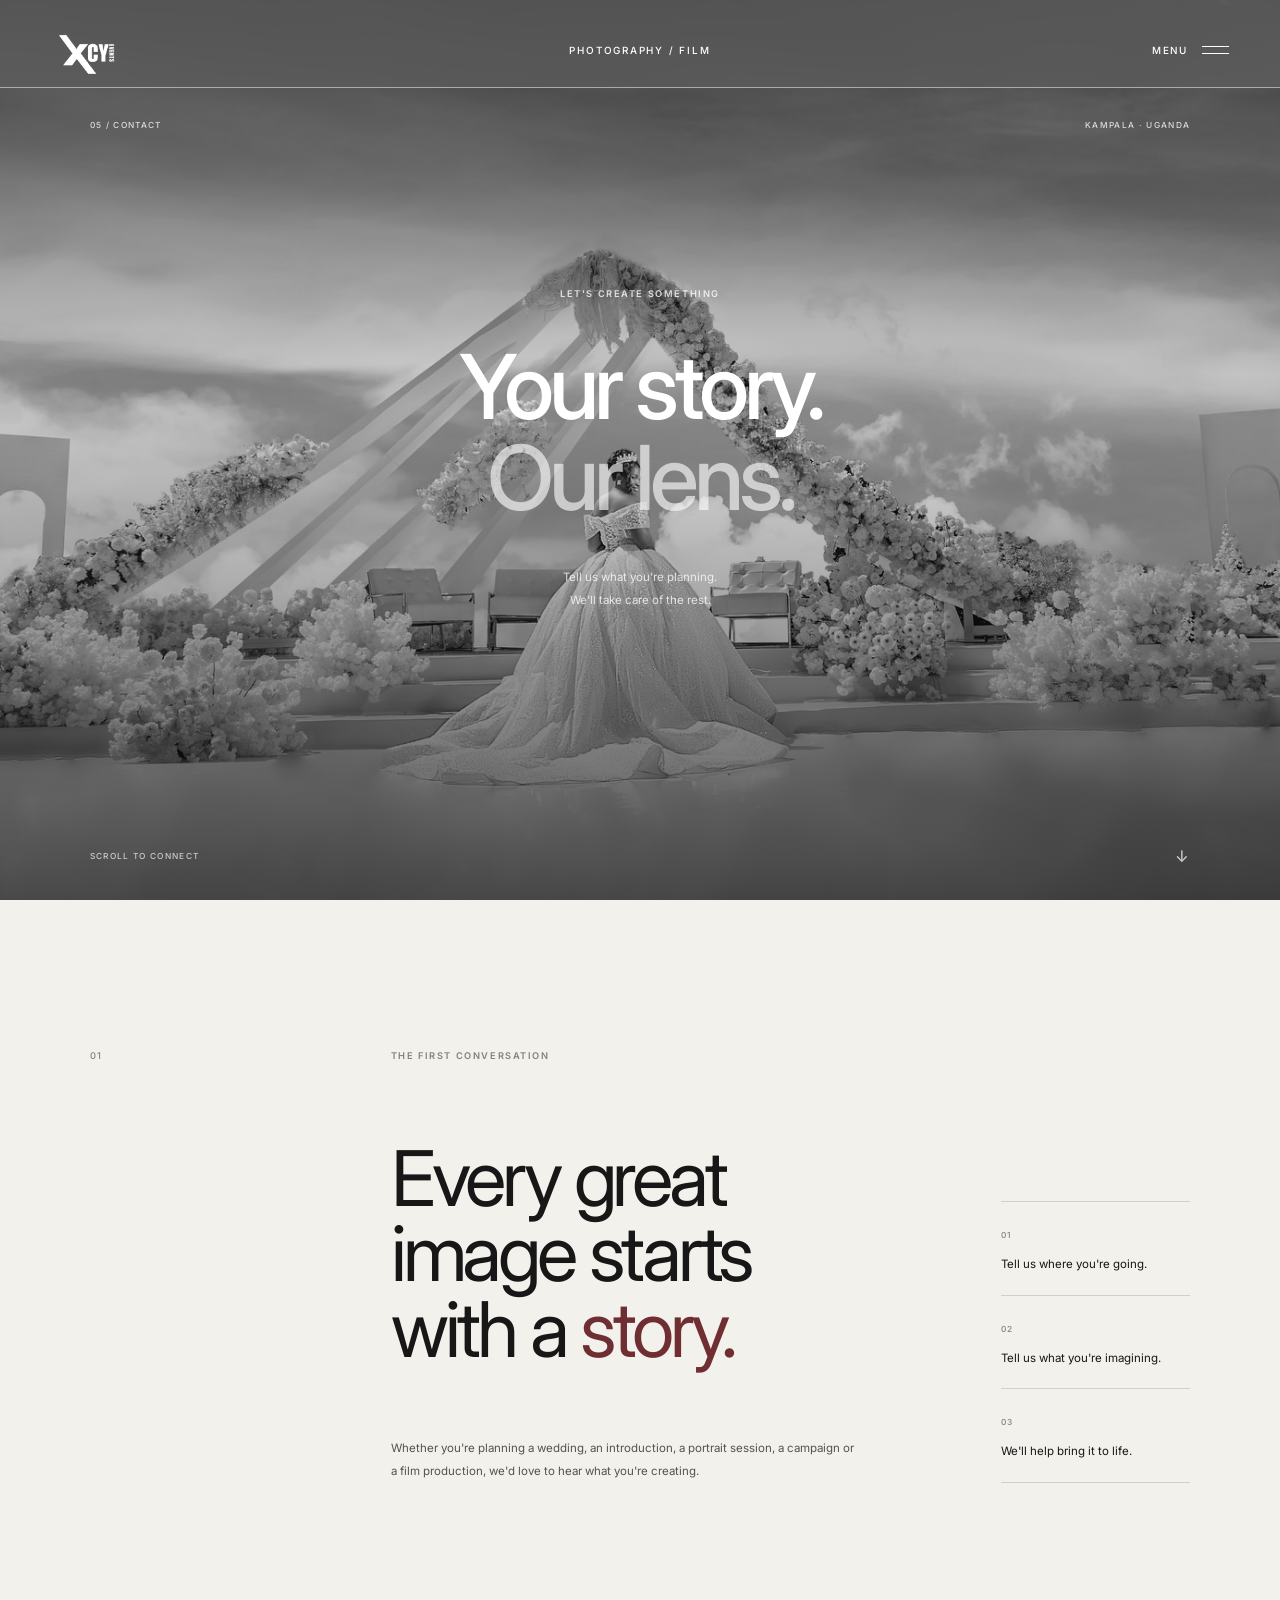
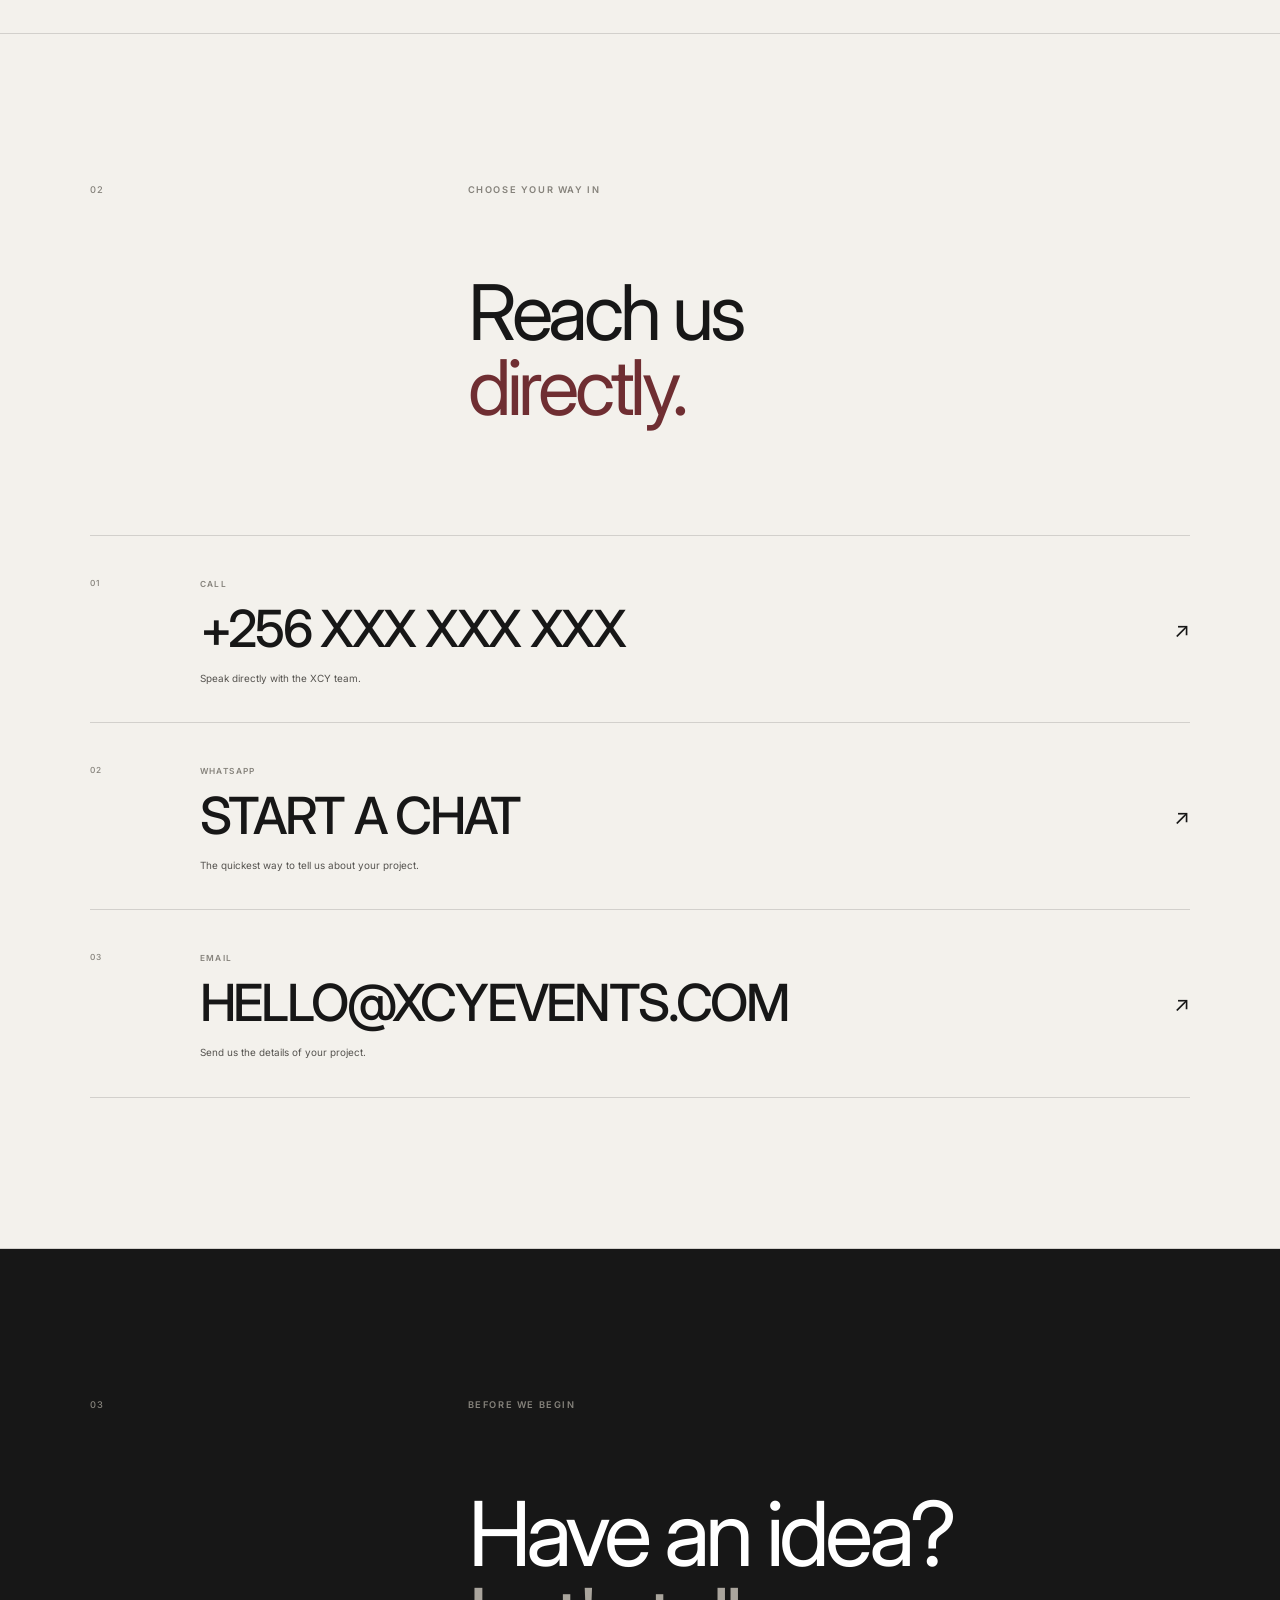
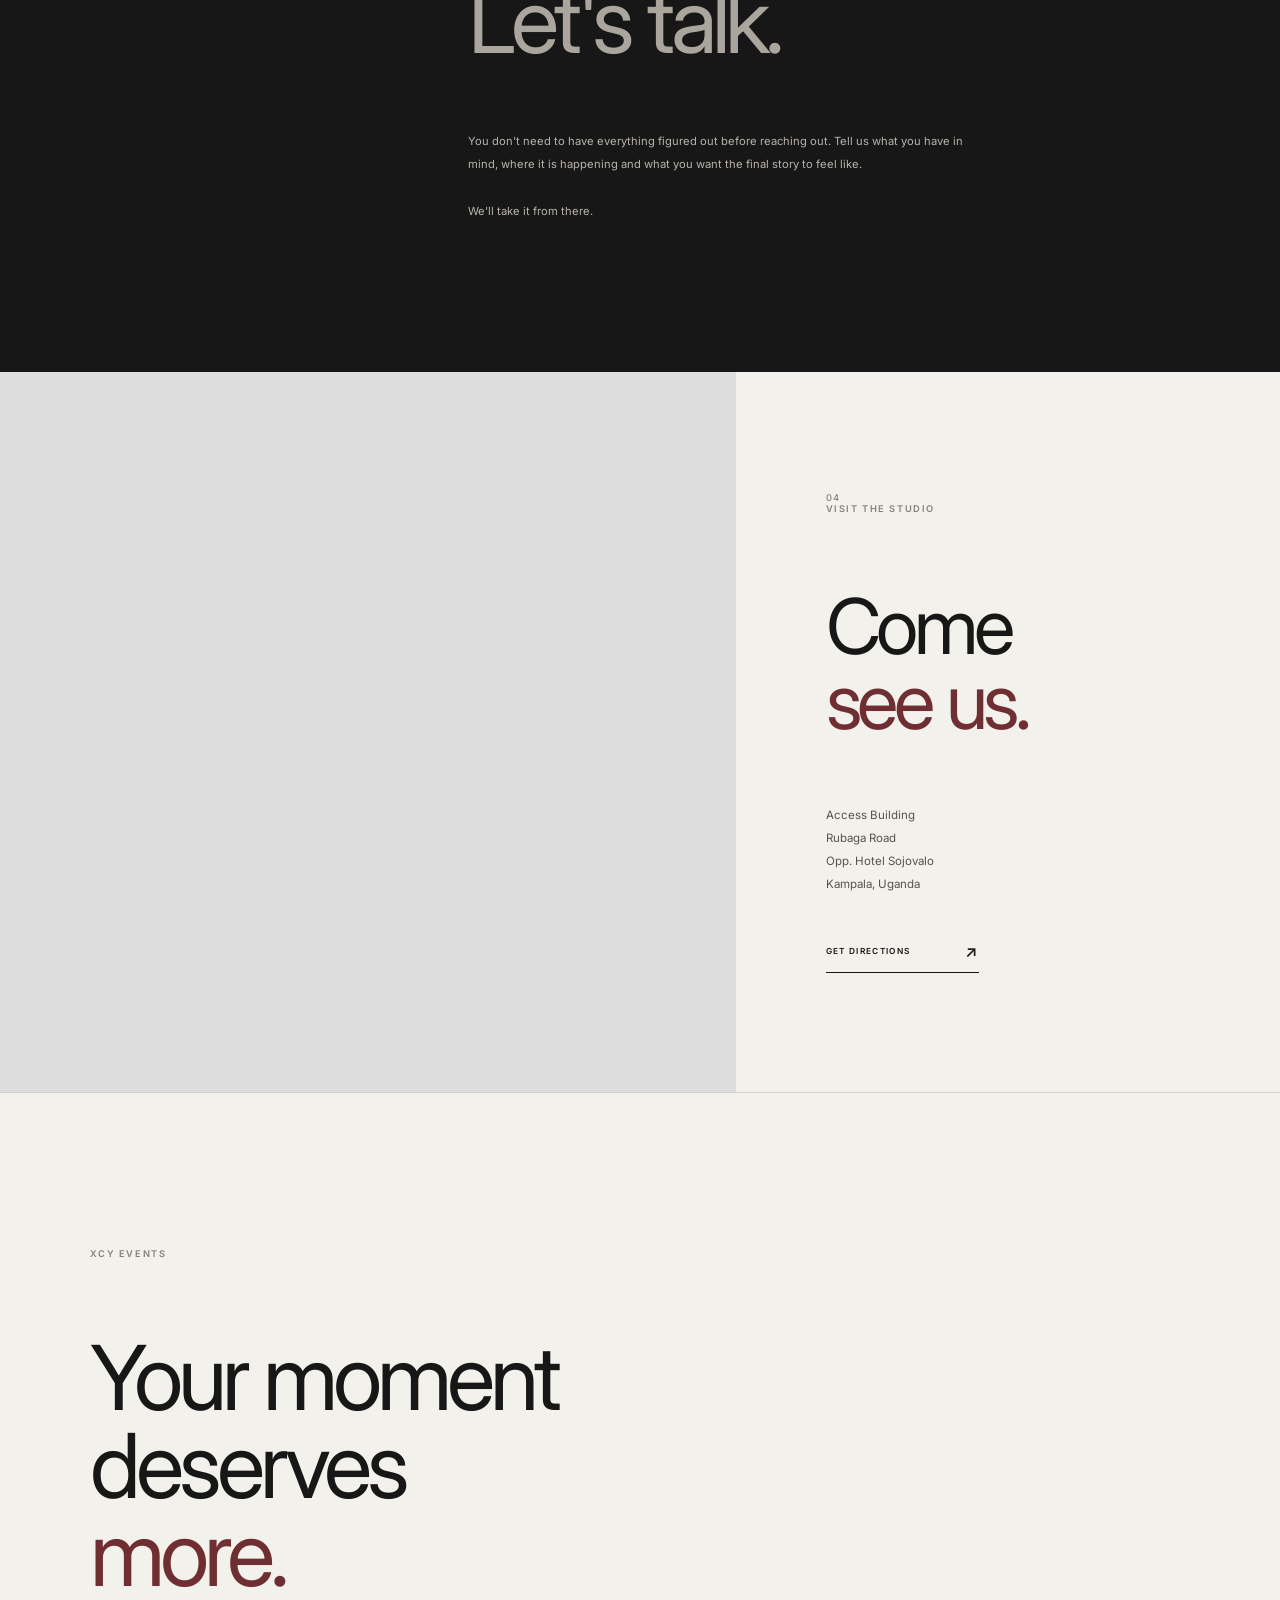
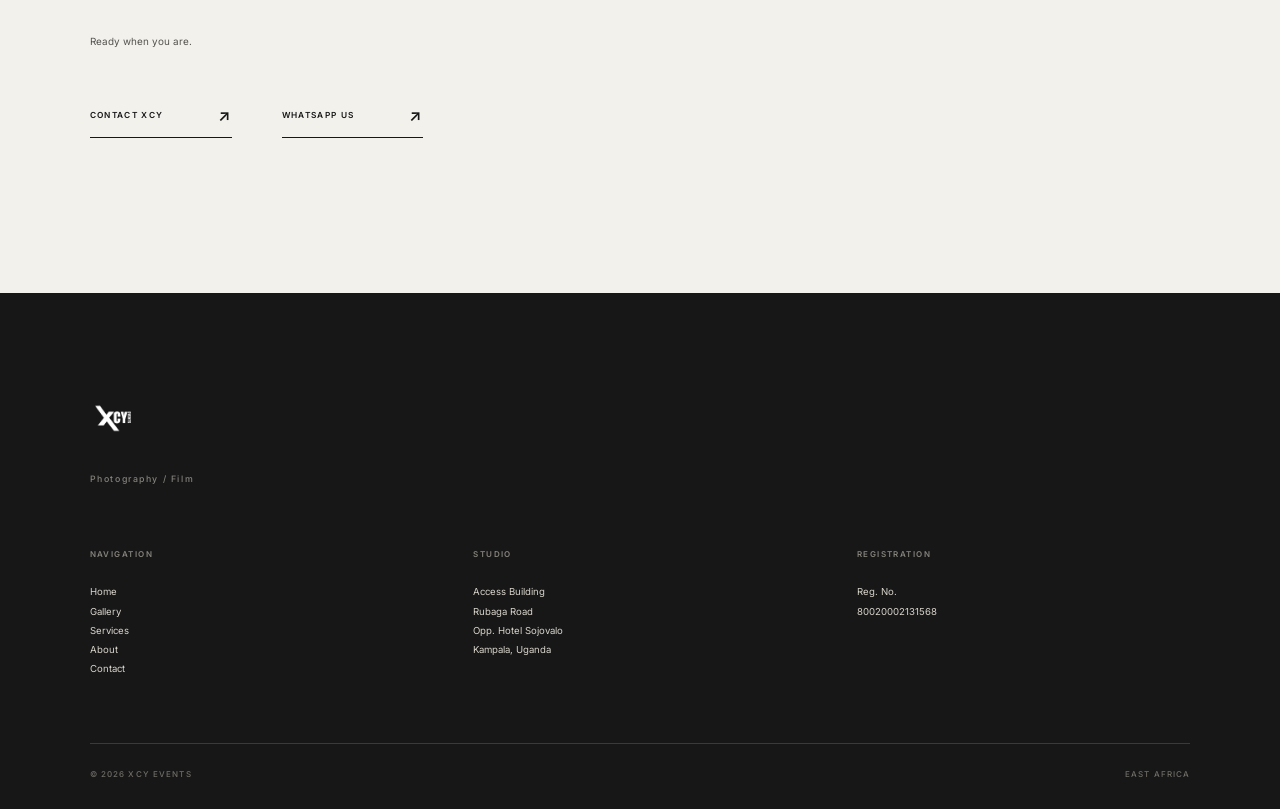
<file: contact.html>
<!DOCTYPE html>
<html lang="en">

<head>

    <meta charset="UTF-8">

    <meta
        name="viewport"
        content="width=device-width, initial-scale=1.0"
    >

    <title>Contact — XCY EVENTS</title>

    <meta
        name="description"
        content="Contact XCY EVENTS for premium photography, videography and visual storytelling in Kampala, Uganda and across East Africa."
    >

    <!-- =====================================================
         MASTER FONT — SAME AS INDEX
    ====================================================== -->

    <link rel="preconnect" href="https://fonts.googleapis.com">

    <link
        rel="preconnect"
        href="https://fonts.gstatic.com"
        crossorigin
    >

    <link
        href="https://fonts.googleapis.com/css2?family=Inter:wght@400;500;600&display=swap"
        rel="stylesheet"
    >

    <link
        rel="stylesheet"
        href="contact.css"
    >

</head>


<body>


<!-- =====================================================
     HEADER
===================================================== -->

<header class="header">

    <a
        href="index.html"
        class="brand"
        aria-label="XCY EVENTS Home"
    >

        <img
            src="images/xcylogo.png"
            alt="XCY EVENTS"
        >

    </a>


    <div class="header-center">
        PHOTOGRAPHY / FILM
    </div>


    <button
        class="menu-button"
        id="menuButton"
        type="button"
        aria-label="Open menu"
        aria-expanded="false"
    >

        <span>MENU</span>

        <div class="menu-icon">

            <i></i>
            <i></i>

        </div>

    </button>

</header>



<!-- =====================================================
     MENU
===================================================== -->

<div
    class="menu-panel"
    id="menuPanel"
    aria-hidden="true"
>

    <div class="menu-panel-inner">


        <div class="menu-top">

            <span>
                XCY EVENTS
            </span>


            <button
                class="menu-close"
                id="menuClose"
                type="button"
            >

                CLOSE

                <strong>×</strong>

            </button>

        </div>



        <nav class="menu-nav">

            <span class="menu-nav-small">
                NAVIGATION
            </span>


            <a href="index.html">

                <small>01</small>

                Home

            </a>


            <a href="work.html">

                <small>02</small>

                Gallery

            </a>


            <a href="services.html">

                <small>03</small>

                Services

            </a>


            <a href="about.html">

                <small>04</small>

                About

            </a>


            <a href="contact.html">

                <small>05</small>

                Contact

            </a>

        </nav>



        <div class="menu-bottom">

            <span>
                KAMPALA · UGANDA
            </span>

            <span>
                EAST AFRICA
            </span>

        </div>

    </div>

</div>



<main>


<!-- =====================================================
     HERO
===================================================== -->

<section class="contact-hero">


    <div class="hero-background">

        <img
            src="images/selected1.jpg"
            alt="XCY Events photography"
        >

    </div>


    <div class="hero-overlay"></div>


    <div class="hero-meta">

        <span class="hero-reveal" style="--hero-delay: 100ms;">
            05 / CONTACT
        </span>


        <span class="hero-reveal" style="--hero-delay: 180ms;">
            KAMPALA · UGANDA
        </span>

    </div>


    <div class="hero-content">

        <span
            class="eyebrow hero-reveal"
            style="--hero-delay: 260ms;"
        >
            LET'S CREATE SOMETHING
        </span>


        <h1 class="hero-reveal" style="--hero-delay: 360ms;">

            Your story.
            <br>

            <span>Our lens.</span>

        </h1>


        <p
            class="hero-text hero-reveal"
            style="--hero-delay: 460ms;"
        >

            Tell us what you're planning.
            <br>

            We'll take care of the rest.

        </p>

    </div>


    <div class="hero-bottom">

        <span>
            SCROLL TO CONNECT
        </span>


        <span class="hero-arrow">
            ↓
        </span>

    </div>

</section>



<!-- =====================================================
     INTRO
===================================================== -->

<section class="contact-introduction">


    <div class="intro-number">
        01
    </div>


    <div class="intro-copy">

        <span class="eyebrow">
            THE FIRST CONVERSATION
        </span>


        <h2 class="scroll-reveal">

            Every great
            <br>

            image starts
            <br>

            with a
            <span>story.</span>

        </h2>


        <p class="scroll-reveal">

            Whether you're planning a wedding,
            an introduction, a portrait session,
            a campaign or a film production,
            we'd love to hear what you're creating.

        </p>

    </div>


    <div class="intro-side">

        <div class="intro-line scroll-reveal">

            <span>
                01
            </span>

            <p>
                Tell us where you're going.
            </p>

        </div>


        <div class="intro-line scroll-reveal">

            <span>
                02
            </span>

            <p>
                Tell us what you're imagining.
            </p>

        </div>


        <div class="intro-line scroll-reveal">

            <span>
                03
            </span>

            <p>
                We'll help bring it to life.
            </p>

        </div>

    </div>

</section>



<!-- =====================================================
     DIRECT CONTACT
===================================================== -->

<section
    class="direct-contact"
    id="contact"
>


    <div class="direct-heading">


        <div class="section-number">
            02
        </div>


        <div>

            <span class="eyebrow">
                CHOOSE YOUR WAY IN
            </span>


            <h2 class="scroll-reveal">

                Reach us
                <br>

                <span>directly.</span>

            </h2>

        </div>

    </div>



    <div class="contact-list">


        <!-- =================================================
             CALL
        ================================================== -->

        <a
            href="tel:+256000000000"
            class="contact-item scroll-reveal"
        >

            <span class="contact-number">
                01
            </span>


            <div class="contact-main">

                <span class="contact-label">
                    CALL
                </span>


                <h3>
                    +256 XXX XXX XXX
                </h3>


                <p>
                    Speak directly with the XCY team.
                </p>

            </div>


            <span class="contact-arrow">
                ↗
            </span>

        </a>



        <!-- =================================================
             WHATSAPP
        ================================================== -->

        <a
            href="https://wa.me/256000000000"
            target="_blank"
            rel="noopener"
            class="contact-item scroll-reveal"
        >

            <span class="contact-number">
                02
            </span>


            <div class="contact-main">

                <span class="contact-label">
                    WHATSAPP
                </span>


                <h3>
                    START A CHAT
                </h3>


                <p>
                    The quickest way to tell us about your project.
                </p>

            </div>


            <span class="contact-arrow">
                ↗
            </span>

        </a>



        <!-- =================================================
             EMAIL
        ================================================== -->

        <a
            href="mailto:hello@xcyevents.com"
            class="contact-item scroll-reveal"
        >

            <span class="contact-number">
                03
            </span>


            <div class="contact-main">

                <span class="contact-label">
                    EMAIL
                </span>


                <h3>
                    HELLO@XCYEVENTS.COM
                </h3>


                <p>
                    Send us the details of your project.
                </p>

            </div>


            <span class="contact-arrow">
                ↗
            </span>

        </a>

    </div>

</section>



<!-- =====================================================
     CONTACT NOTE
===================================================== -->

<section class="contact-note">


    <div class="note-number">
        03
    </div>


    <div class="note-content">

        <span class="eyebrow">
            BEFORE WE BEGIN
        </span>


        <h2 class="scroll-reveal">

            Have an idea?
            <br>

            <span>Let's talk.</span>

        </h2>


        <p class="scroll-reveal">

            You don't need to have everything figured out
            before reaching out. Tell us what you have in
            mind, where it is happening and what you want
            the final story to feel like.

        </p>


        <p class="scroll-reveal">

            We'll take it from there.

        </p>

    </div>

</section>



<!-- =====================================================
     VISIT THE STUDIO
===================================================== -->

<section class="location-section">


    <!-- =================================================
         GOOGLE MAP
    ================================================== -->

    <div class="location-map image-scroll-reveal">

        <iframe
            src="https://www.google.com/maps?q=Access+Building+Rubaga+Road+Kampala+Uganda&output=embed"
            loading="lazy"
            allowfullscreen
            referrerpolicy="no-referrer-when-downgrade"
            title="XCY Events location"
        ></iframe>

    </div>



    <!-- =================================================
         LOCATION DETAILS
    ================================================== -->

    <div class="location-details">

        <span class="section-number">
            04
        </span>


        <span class="eyebrow">
            VISIT THE STUDIO
        </span>


        <h2 class="scroll-reveal">

            Come
            <br>

            <span>see us.</span>

        </h2>


        <p class="address scroll-reveal">

            Access Building
            <br>

            Rubaga Road
            <br>

            Opp. Hotel Sojovalo
            <br>

            Kampala, Uganda

        </p>


        <a
            href="https://www.google.com/maps/search/?api=1&query=Access+Building+Rubaga+Road+Kampala+Uganda"
            target="_blank"
            rel="noopener"
            class="map-button"
        >

            GET DIRECTIONS

            <span>
                ↗
            </span>

        </a>

    </div>

</section>



<!-- =====================================================
     FINAL CTA
===================================================== -->

<section class="final-contact">


    <span class="eyebrow">
        XCY EVENTS
    </span>


    <h2 class="scroll-reveal">

        Your moment
        <br>

        deserves
        <br>

        <span>more.</span>

    </h2>


    <p class="scroll-reveal">
        Ready when you are.
    </p>


    <div class="final-actions">


        <a
            href="#contact"
            class="scroll-reveal"
        >

            CONTACT XCY

            <span>
                ↗
            </span>

        </a>


        <a
            href="https://wa.me/256000000000"
            target="_blank"
            rel="noopener"
            class="scroll-reveal"
        >

            WHATSAPP US

            <span>
                ↗
            </span>

        </a>

    </div>

</section>


</main>



<!-- =====================================================
     FOOTER
===================================================== -->

<footer class="site-footer">


    <div class="footer-brand">

        <img
            src="images/xcylogo.png"
            alt="XCY EVENTS"
        >


        <p>
            Photography / Film
        </p>

    </div>



    <div class="footer-columns">


        <div class="footer-column">

            <span>
                NAVIGATION
            </span>


            <a href="index.html">
                Home
            </a>


            <a href="work.html">
                Gallery
            </a>


            <a href="services.html">
                Services
            </a>


            <a href="about.html">
                About
            </a>


            <a href="contact.html">
                Contact
            </a>

        </div>



        <div class="footer-column">

            <span>
                STUDIO
            </span>


            <p>

                Access Building
                <br>

                Rubaga Road
                <br>

                Opp. Hotel Sojovalo
                <br>

                Kampala, Uganda

            </p>

        </div>



        <div class="footer-column">

            <span>
                REGISTRATION
            </span>


            <p>

                Reg. No.
                <br>

                80020002131568

            </p>

        </div>

    </div>



    <div class="footer-bottom">

        <span>
            © 2026 XCY EVENTS
        </span>


        <span>
            EAST AFRICA
        </span>

    </div>

</footer>



<script src="contact.js"></script>

</body>

</html>
</file>
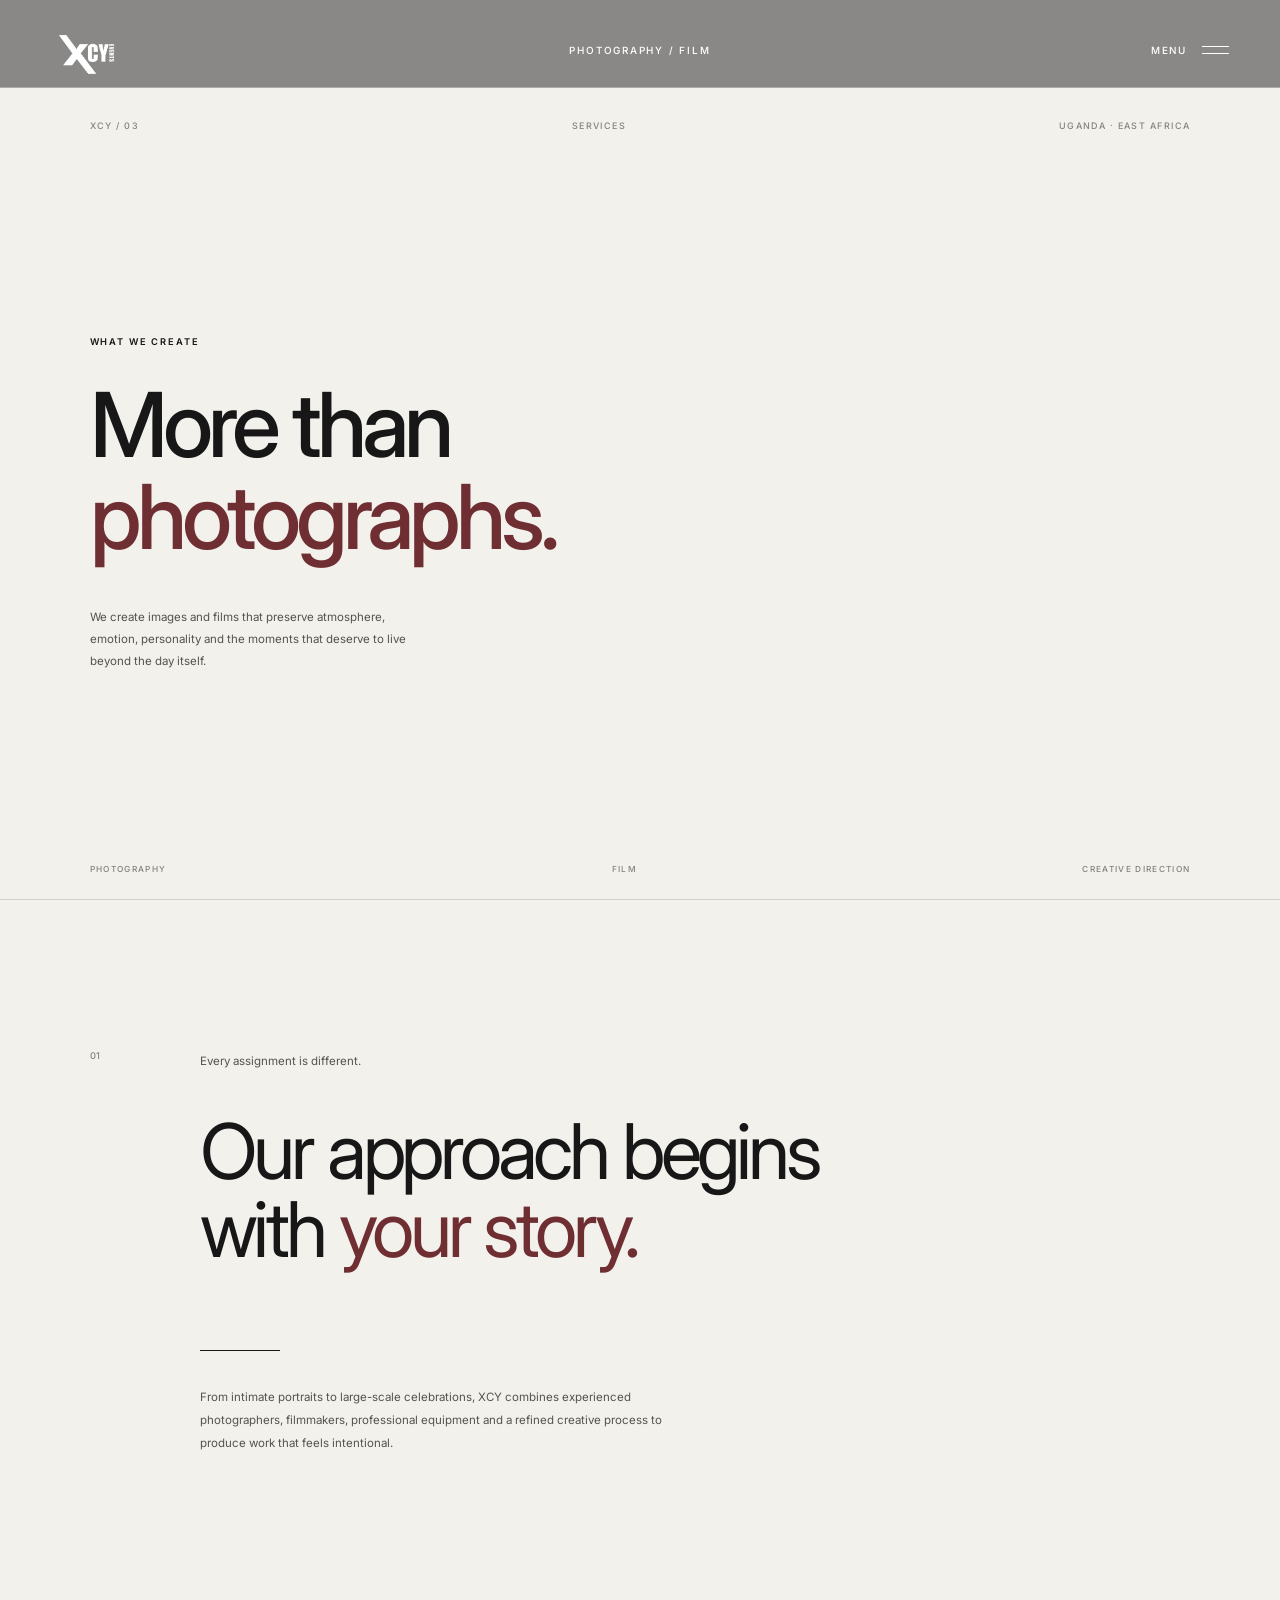
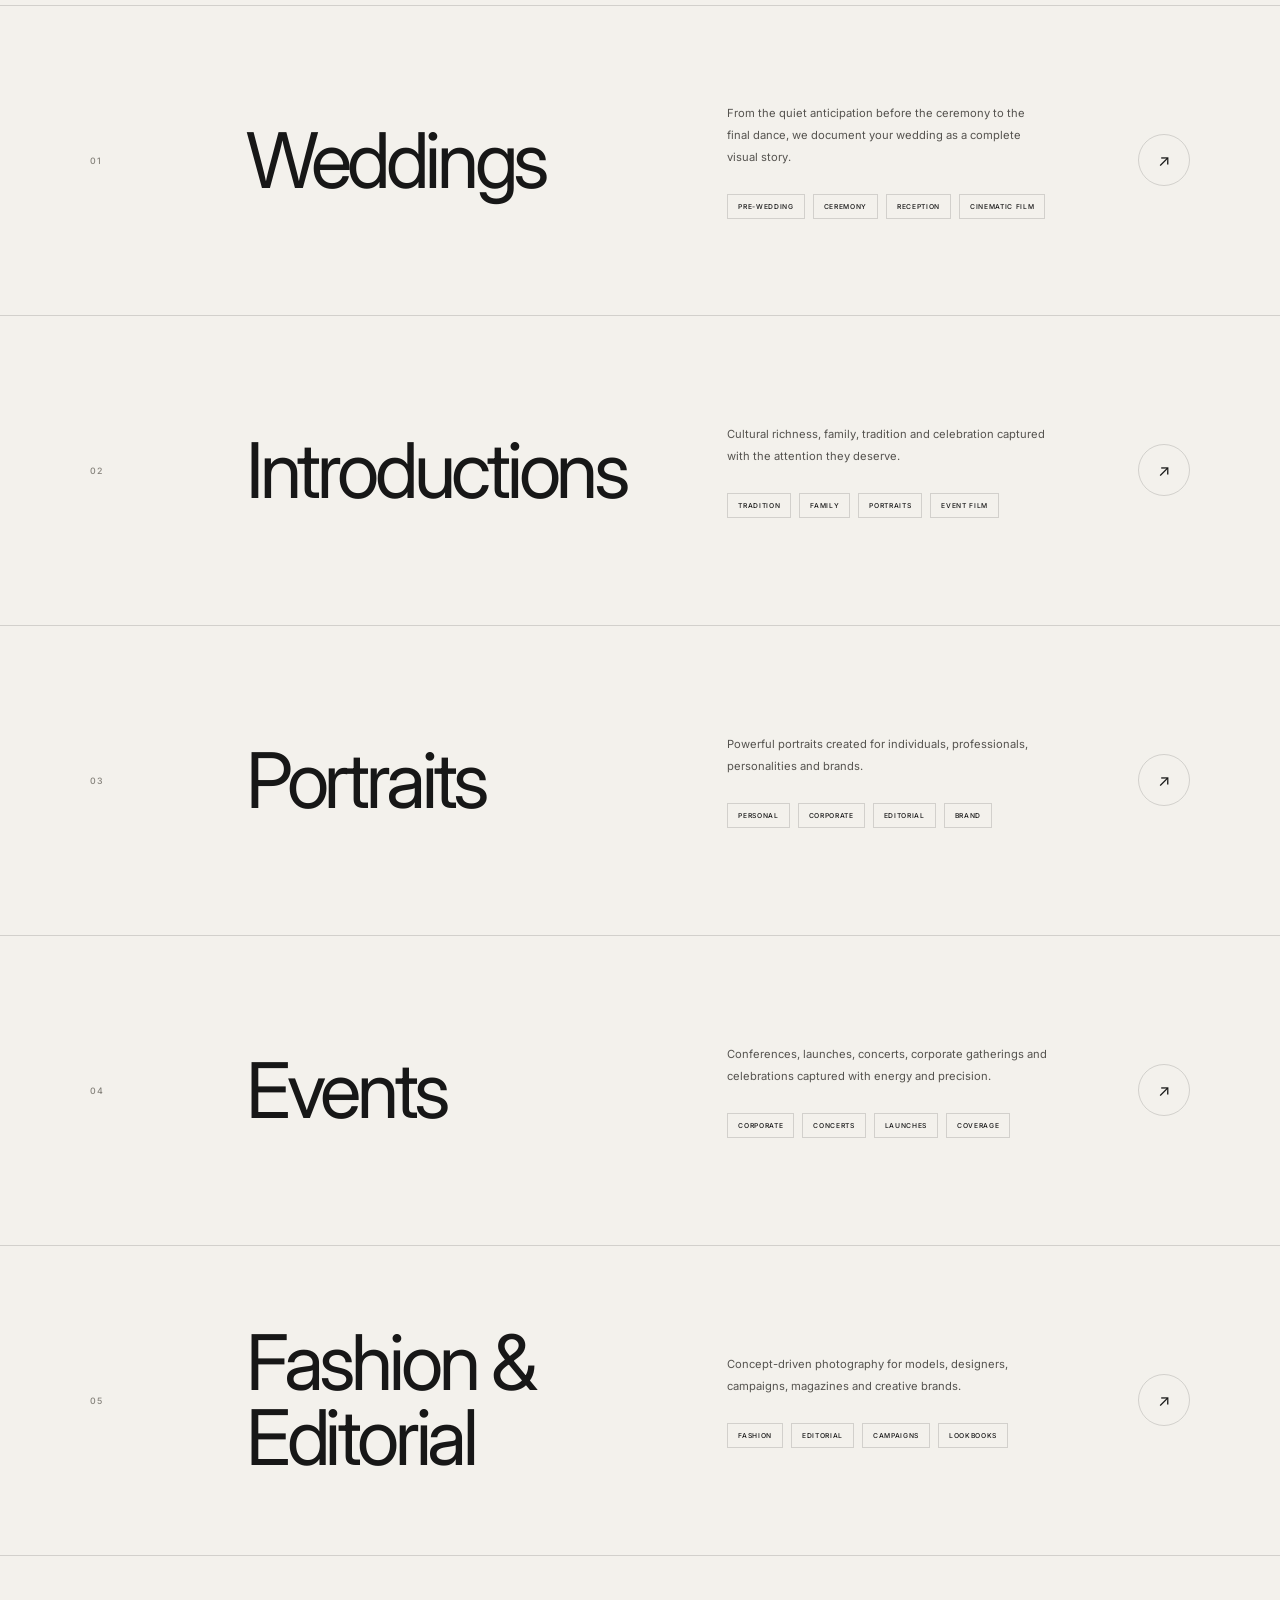
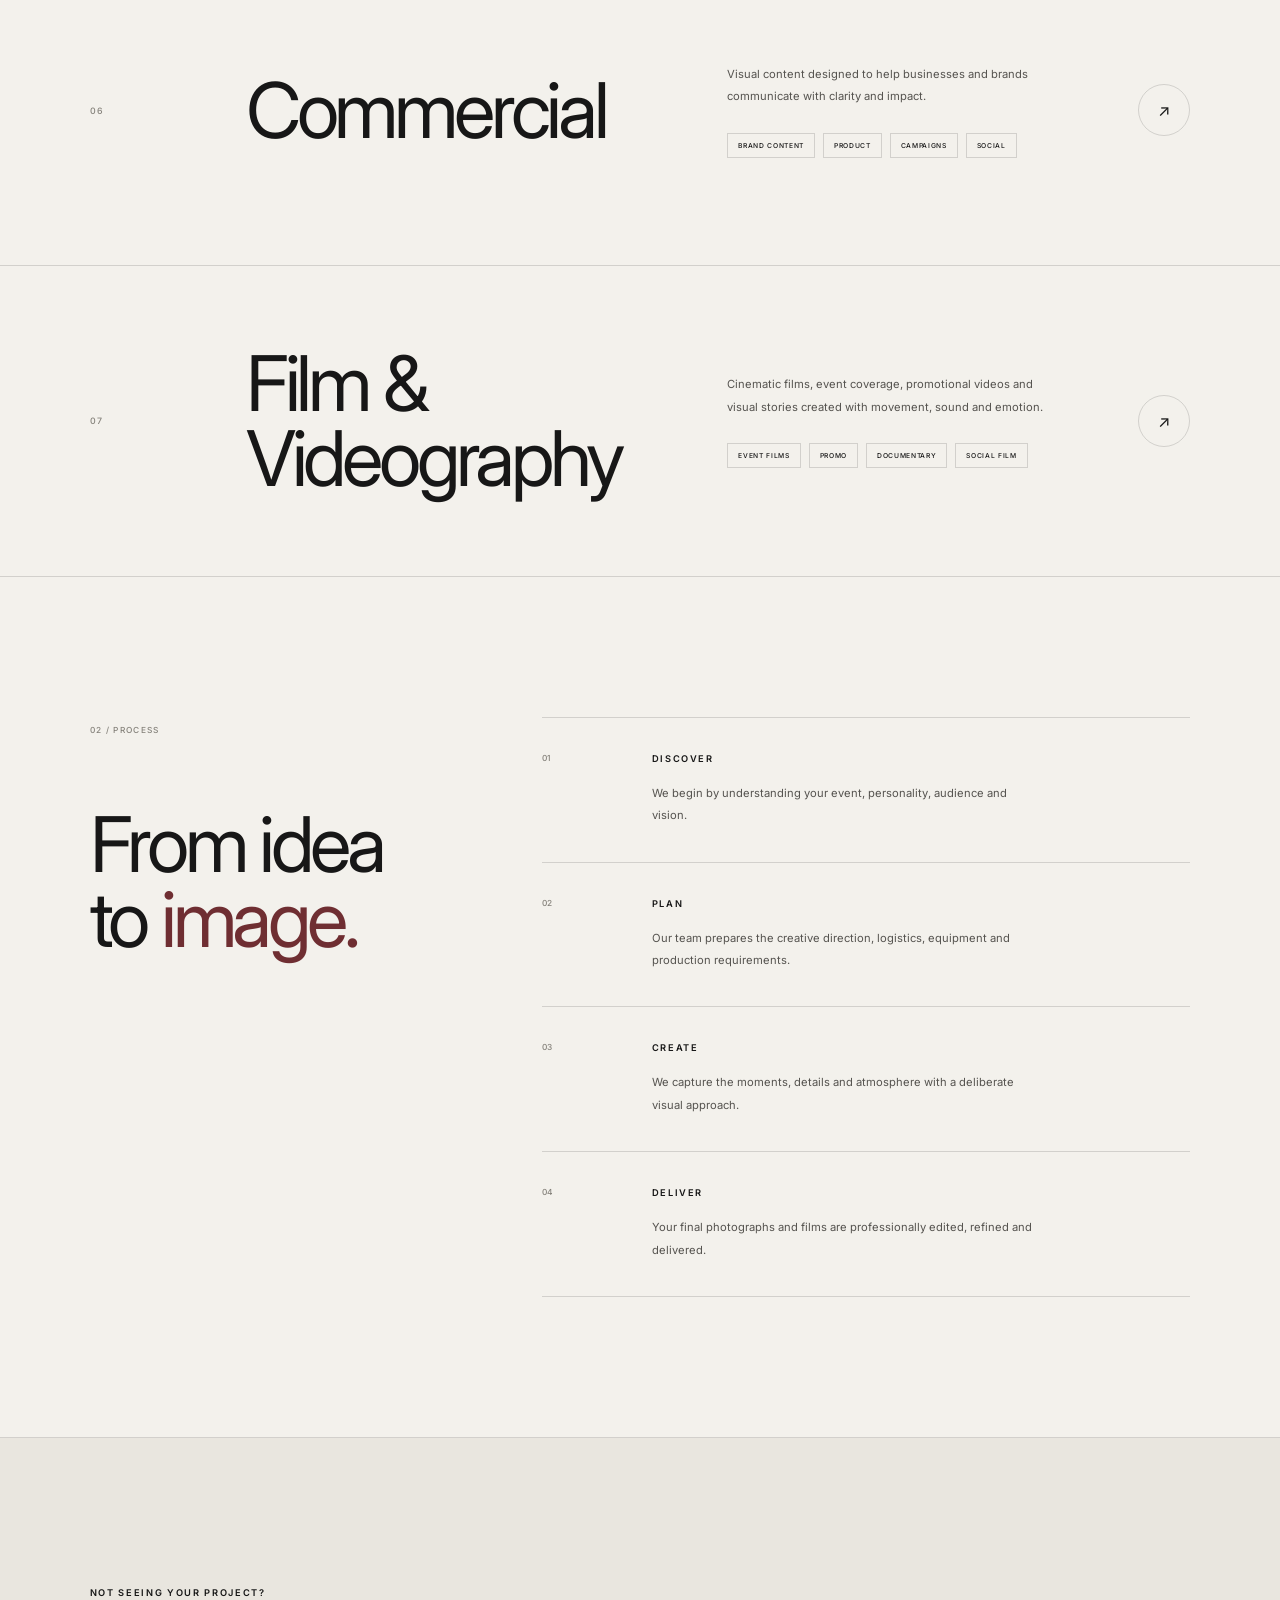
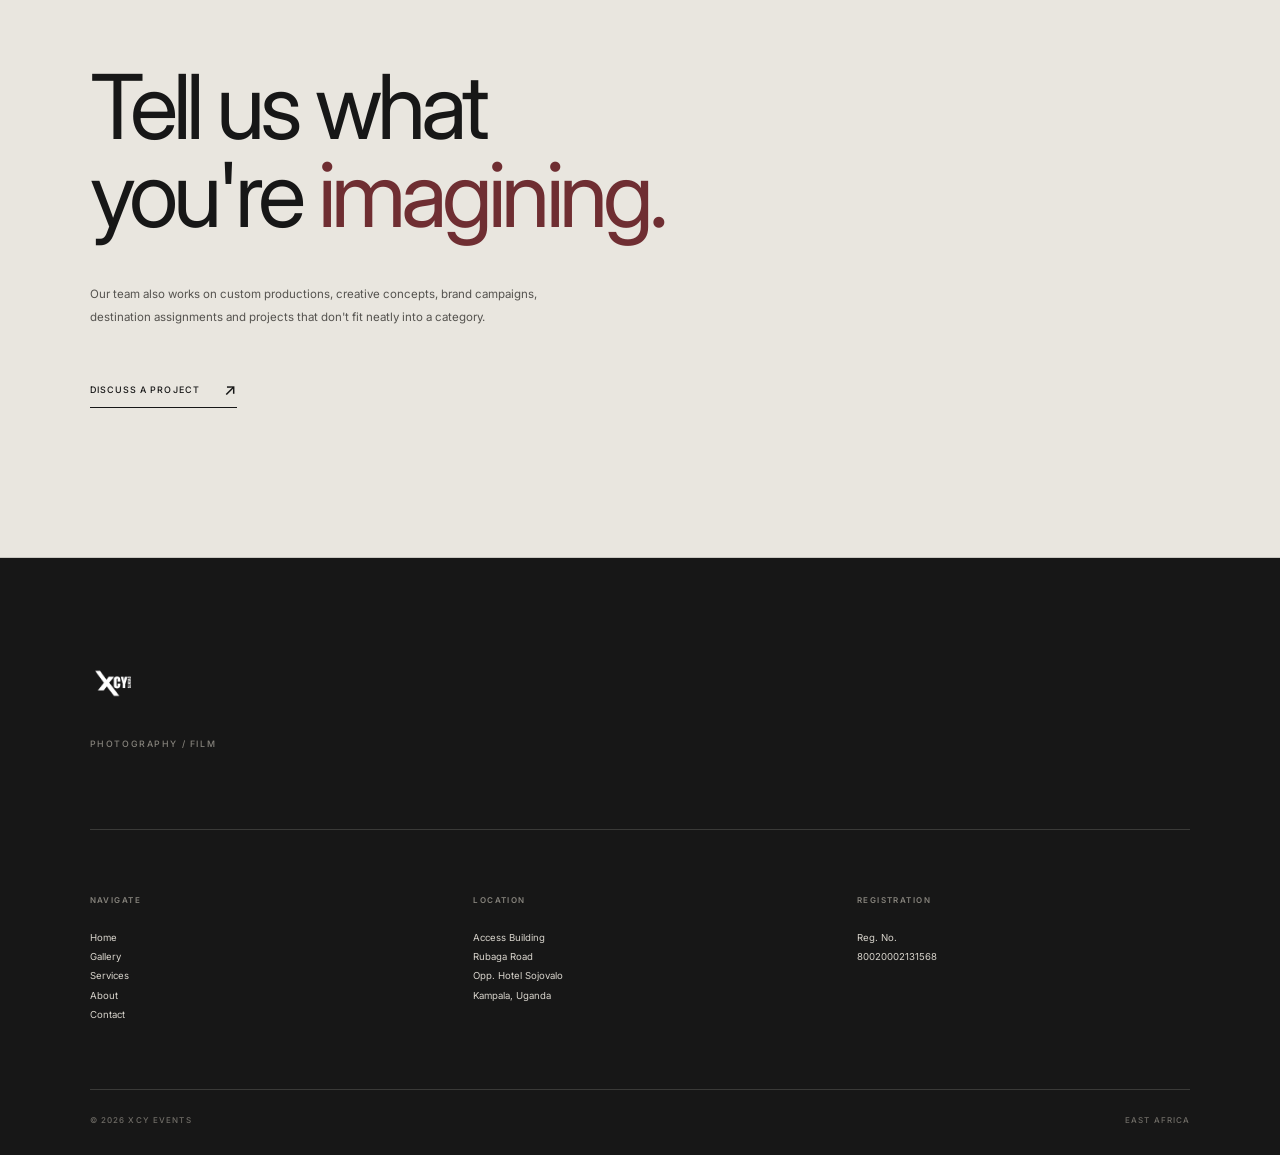
<file: services.html>
<!DOCTYPE html>
<html lang="en">

<head>

    <meta charset="UTF-8">

    <meta
        name="viewport"
        content="width=device-width, initial-scale=1.0"
    >

    <title>XCY EVENTS — Services</title>

    <meta
        name="description"
        content="XCY EVENTS provides premium photography and videography services across Uganda and East Africa."
    >

    <!-- GOOGLE FONT — SAME AS INDEX -->
    <link rel="preconnect" href="https://fonts.googleapis.com">

    <link
        rel="preconnect"
        href="https://fonts.gstatic.com"
        crossorigin
    >

    <link
        href="https://fonts.googleapis.com/css2?family=Inter:wght@400;500;600&display=swap"
        rel="stylesheet"
    >

    <link
        rel="stylesheet"
        href="services.css"
    >

</head>


<body>


<!-- =====================================================
     HEADER
====================================================== -->

<header class="header">

    <a
        href="index.html"
        class="brand"
    >

        <img
            src="images/xcylogo.png"
            alt="XCY EVENTS"
        >

    </a>


    <div class="header-center">

        PHOTOGRAPHY / FILM

    </div>


    <button
        class="menu-button"
        id="menuButton"
        aria-label="Open menu"
        aria-expanded="false"
    >

        <span>MENU</span>

        <div class="menu-icon">

            <i></i>
            <i></i>

        </div>

    </button>

</header>



<!-- =====================================================
     MENU
====================================================== -->

<div
    class="menu-panel"
    id="menuPanel"
    aria-hidden="true"
>

    <div class="menu-panel-inner">


        <div class="menu-top">

            <span>
                XCY EVENTS
            </span>


            <button id="closeMenu">

                CLOSE <strong>×</strong>

            </button>

        </div>



        <nav>

            <a href="index.html">

                <small>01</small>

                <span>Home</span>

            </a>


            <a href="work.html">

                <small>02</small>

                <span>Gallery</span>

            </a>


            <a href="services.html">

                <small>03</small>

                <span>Services</span>

            </a>


            <a href="about.html">

                <small>04</small>

                <span>About</span>

            </a>


            <a href="contact.html">

                <small>05</small>

                <span>Contact</span>

            </a>

        </nav>



        <div class="menu-bottom">

            <span>
                KAMPALA · UGANDA
            </span>


            <span>
                EAST AFRICA
            </span>

        </div>

    </div>

</div>



<main>


<!-- =====================================================
     HERO
====================================================== -->

<section class="services-hero">


    <div class="hero-meta">

        <span class="hero-reveal" style="--hero-delay: .2s">
            XCY / 03
        </span>


        <span class="hero-reveal" style="--hero-delay: .3s">
            SERVICES
        </span>


        <span class="hero-reveal" style="--hero-delay: .4s">
            UGANDA · EAST AFRICA
        </span>

    </div>



    <div class="hero-content">

        <p
            class="eyebrow hero-reveal"
            style="--hero-delay: .45s"
        >
            WHAT WE CREATE
        </p>


        <h1
            class="hero-reveal"
            style="--hero-delay: .6s"
        >

            More than
            <br>

            <span>photographs.</span>

        </h1>


        <p
            class="hero-text hero-reveal"
            style="--hero-delay: .8s"
        >

            We create images and films that preserve
            atmosphere, emotion, personality and
            the moments that deserve to live beyond
            the day itself.

        </p>

    </div>



    <div class="hero-bottom hero-reveal" style="--hero-delay: 1s">

        <span>
            PHOTOGRAPHY
        </span>


        <span>
            FILM
        </span>


        <span>
            CREATIVE DIRECTION
        </span>

    </div>

</section>



<!-- =====================================================
     INTRO
====================================================== -->

<section class="services-intro">


    <div class="intro-number scroll-reveal">

        01

    </div>


    <div class="intro-copy">

        <p class="scroll-reveal">

            Every assignment is different.

        </p>


        <h2 class="scroll-reveal">

            Our approach begins
            <br>

            with <span>your story.</span>

        </h2>


        <div class="intro-line scroll-reveal"></div>


        <p class="intro-small scroll-reveal">

            From intimate portraits to large-scale
            celebrations, XCY combines experienced
            photographers, filmmakers, professional
            equipment and a refined creative process
            to produce work that feels intentional.

        </p>

    </div>

</section>



<!-- =====================================================
     SERVICES
====================================================== -->

<section class="service-list">


    <!-- SERVICE 01 -->

    <article
        class="service-item scroll-reveal"
        data-image="images/service-wedding.jpg"
        style="--reveal-delay: 0ms"
    >

        <div class="service-number">

            01

        </div>


        <div class="service-title">

            <h2>
                Weddings
            </h2>

        </div>


        <div class="service-description">

            <p>

                From the quiet anticipation before
                the ceremony to the final dance,
                we document your wedding as a
                complete visual story.

            </p>


            <div class="service-tags">

                <span>PRE-WEDDING</span>
                <span>CEREMONY</span>
                <span>RECEPTION</span>
                <span>CINEMATIC FILM</span>

            </div>

        </div>


        <div class="service-arrow">

            ↗

        </div>

    </article>



    <!-- SERVICE 02 -->

    <article
        class="service-item scroll-reveal"
        data-image="images/service-introduction.jpg"
        style="--reveal-delay: 70ms"
    >

        <div class="service-number">

            02

        </div>


        <div class="service-title">

            <h2>
                Introductions
            </h2>

        </div>


        <div class="service-description">

            <p>

                Cultural richness, family,
                tradition and celebration captured
                with the attention they deserve.

            </p>


            <div class="service-tags">

                <span>TRADITION</span>
                <span>FAMILY</span>
                <span>PORTRAITS</span>
                <span>EVENT FILM</span>

            </div>

        </div>


        <div class="service-arrow">

            ↗

        </div>

    </article>



    <!-- SERVICE 03 -->

    <article
        class="service-item scroll-reveal"
        data-image="images/service-portrait.jpg"
        style="--reveal-delay: 140ms"
    >

        <div class="service-number">

            03

        </div>


        <div class="service-title">

            <h2>
                Portraits
            </h2>

        </div>


        <div class="service-description">

            <p>

                Powerful portraits created for
                individuals, professionals,
                personalities and brands.

            </p>


            <div class="service-tags">

                <span>PERSONAL</span>
                <span>CORPORATE</span>
                <span>EDITORIAL</span>
                <span>BRAND</span>

            </div>

        </div>


        <div class="service-arrow">

            ↗

        </div>

    </article>



    <!-- SERVICE 04 -->

    <article
        class="service-item scroll-reveal"
        data-image="images/service-events.jpg"
        style="--reveal-delay: 210ms"
    >

        <div class="service-number">

            04

        </div>


        <div class="service-title">

            <h2>
                Events
            </h2>

        </div>


        <div class="service-description">

            <p>

                Conferences, launches, concerts,
                corporate gatherings and celebrations
                captured with energy and precision.

            </p>


            <div class="service-tags">

                <span>CORPORATE</span>
                <span>CONCERTS</span>
                <span>LAUNCHES</span>
                <span>COVERAGE</span>

            </div>

        </div>


        <div class="service-arrow">

            ↗

        </div>

    </article>



    <!-- SERVICE 05 -->

    <article
        class="service-item scroll-reveal"
        data-image="images/service-fashion.jpg"
        style="--reveal-delay: 280ms"
    >

        <div class="service-number">

            05

        </div>


        <div class="service-title">

            <h2>
                Fashion & Editorial
            </h2>

        </div>


        <div class="service-description">

            <p>

                Concept-driven photography for
                models, designers, campaigns,
                magazines and creative brands.

            </p>


            <div class="service-tags">

                <span>FASHION</span>
                <span>EDITORIAL</span>
                <span>CAMPAIGNS</span>
                <span>LOOKBOOKS</span>

            </div>

        </div>


        <div class="service-arrow">

            ↗

        </div>

    </article>



    <!-- SERVICE 06 -->

    <article
        class="service-item scroll-reveal"
        data-image="images/service-commercial.jpg"
        style="--reveal-delay: 350ms"
    >

        <div class="service-number">

            06

        </div>


        <div class="service-title">

            <h2>
                Commercial
            </h2>

        </div>


        <div class="service-description">

            <p>

                Visual content designed to help
                businesses and brands communicate
                with clarity and impact.

            </p>


            <div class="service-tags">

                <span>BRAND CONTENT</span>
                <span>PRODUCT</span>
                <span>CAMPAIGNS</span>
                <span>SOCIAL</span>

            </div>

        </div>


        <div class="service-arrow">

            ↗

        </div>

    </article>



    <!-- SERVICE 07 -->

    <article
        class="service-item scroll-reveal"
        data-image="images/service-film.jpg"
        style="--reveal-delay: 420ms"
    >

        <div class="service-number">

            07

        </div>


        <div class="service-title">

            <h2>
                Film & Videography
            </h2>

        </div>


        <div class="service-description">

            <p>

                Cinematic films, event coverage,
                promotional videos and visual
                stories created with movement,
                sound and emotion.

            </p>


            <div class="service-tags">

                <span>EVENT FILMS</span>
                <span>PROMO</span>
                <span>DOCUMENTARY</span>
                <span>SOCIAL FILM</span>

            </div>

        </div>


        <div class="service-arrow">

            ↗

        </div>

    </article>

</section>



<!-- =====================================================
     PROCESS
====================================================== -->

<section class="process">


    <div class="process-heading">

        <span class="scroll-reveal">
            02 / PROCESS
        </span>


        <h2 class="scroll-reveal">

            From idea
            <br>

            to <span>image.</span>

        </h2>

    </div>



    <div class="process-list">


        <div class="process-item scroll-reveal">

            <span>01</span>


            <div>

                <h3>DISCOVER</h3>

                <p>

                    We begin by understanding
                    your event, personality,
                    audience and vision.

                </p>

            </div>

        </div>



        <div class="process-item scroll-reveal">

            <span>02</span>


            <div>

                <h3>PLAN</h3>

                <p>

                    Our team prepares the creative
                    direction, logistics, equipment
                    and production requirements.

                </p>

            </div>

        </div>



        <div class="process-item scroll-reveal">

            <span>03</span>


            <div>

                <h3>CREATE</h3>

                <p>

                    We capture the moments,
                    details and atmosphere with
                    a deliberate visual approach.

                </p>

            </div>

        </div>



        <div class="process-item scroll-reveal">

            <span>04</span>


            <div>

                <h3>DELIVER</h3>

                <p>

                    Your final photographs and
                    films are professionally edited,
                    refined and delivered.

                </p>

            </div>

        </div>

    </div>

</section>



<!-- =====================================================
     CUSTOM PROJECT
====================================================== -->

<section class="custom-project">


    <div class="custom-label scroll-reveal">

        NOT SEEING YOUR PROJECT?

    </div>


    <h2 class="scroll-reveal">

        Tell us what
        <br>

        you're <span>imagining.</span>

    </h2>


    <p class="scroll-reveal">

        Our team also works on custom productions,
        creative concepts, brand campaigns,
        destination assignments and projects
        that don't fit neatly into a category.

    </p>


    <a
        href="contact.html"
        class="project-link scroll-reveal"
    >

        DISCUSS A PROJECT

        <span>↗</span>

    </a>

</section>



</main>



<!-- =====================================================
     FOOTER
====================================================== -->

<footer class="footer">


    <div class="footer-brand">

        <img
            src="images/xcylogo.png"
            alt="XCY EVENTS"
        >


        <p>
            PHOTOGRAPHY / FILM
        </p>

    </div>



    <div class="footer-columns">


        <div>

            <span>
                NAVIGATE
            </span>


            <a href="index.html">
                Home
            </a>


            <a href="work.html">
                Gallery
            </a>


            <a href="services.html">
                Services
            </a>


            <a href="about.html">
                About
            </a>


            <a href="contact.html">
                Contact
            </a>

        </div>



        <div>

            <span>
                LOCATION
            </span>


            <p>

                Access Building
                <br>

                Rubaga Road
                <br>

                Opp. Hotel Sojovalo
                <br>

                Kampala, Uganda

            </p>

        </div>



        <div>

            <span>
                REGISTRATION
            </span>


            <p>

                Reg. No.
                <br>

                80020002131568

            </p>

        </div>

    </div>



    <div class="footer-bottom">

        <span>
            © 2026 XCY EVENTS
        </span>


        <span>
            EAST AFRICA
        </span>

    </div>

</footer>



<script src="services.js"></script>

</body>

</html>
</file>
<file: index.css>
/* =========================================================
   XCY EVENTS
   CORPORATE PREMIUM DESIGN
========================================================= */

:root {

    --paper: #f3f1ec;
    --paper-dark: #e9e6df;

    --ink: #171717;
    --soft-ink: #55534f;

    --muted: #85827b;

    --line: rgba(23,23,23,.15);

    --accent: #6f2e32;

    --white: #ffffff;

    --sans: "Inter", Arial, Helvetica, sans-serif;

    --ease: cubic-bezier(.22,1,.36,1);

}


/* =========================================================
   RESET
========================================================= */

* {
    margin: 0;
    padding: 0;
    box-sizing: border-box;
}


html {
    scroll-behavior: smooth;
}


body {

    background: var(--paper);

    color: var(--ink);

    font-family: var(--sans);

    overflow-x: hidden;

}


body.menu-open {
    overflow: hidden;
}


img {

    width: 100%;
    height: 100%;

    display: block;

    object-fit: cover;

}


a {

    color: inherit;

    text-decoration: none;

}


button {

    font-family: inherit;

}


/* =========================================================
   HEADER
========================================================= */

.header {

    position: fixed;

    top: 0;
    left: 0;

    width: 100%;

    height: 88px;

    padding: 0 4vw;

    display: grid;

    grid-template-columns: 1fr 1fr 1fr;

    align-items: center;

    border-bottom: 1px solid rgb(171, 171, 171);

    background: rgba(93, 93, 93, 0.708);

    backdrop-filter: blur(16px);

    z-index: 1000;

}


.brand {

    display: flex;

    align-items: center;

    width: max-content;

}


.brand img {

    width: auto;

    height: 100px;

    max-width: 140px;

    object-fit: contain;

}


.header-center {

    text-align: center;

    font-size: .62rem;

    font-weight: 500;

    letter-spacing: .18em;

    color: white;

}


.menu-button {

    justify-self: end;

    display: flex;

    align-items: center;

    gap: 15px;

    border: 0;

    background: transparent;

    cursor: pointer;

    color: white;

    font-size: .62rem;

    font-weight: 500;

    letter-spacing: .14em;

}


.menu-icon {

    width: 27px;

    display: flex;

    flex-direction: column;

    gap: 6px;

}


.menu-icon i {

    display: block;

    width: 100%;

    height: 1px;

    background: white;

}


/* =========================================================
   MENU PANEL
========================================================= */

.menu-panel {

    position: fixed;

    inset: 0;

    background: #171717;

    color: #f3f1ec;

    z-index: 2000;

    transform: translateY(-100%);

    transition: transform .7s var(--ease);

}


.menu-panel.open {

    transform: translateY(0);

}


.menu-panel-inner {

    height: 100%;

    padding: 38px 5vw;

    display: flex;

    flex-direction: column;

}


.menu-top {

    display: flex;

    justify-content: space-between;

    align-items: center;

    font-size: .62rem;

    font-weight: 500;

    letter-spacing: .16em;

}


.menu-top button {

    border: 0;

    background: none;

    color: #f3f1ec;

    cursor: pointer;

    font-size: .62rem;

    font-weight: 500;

    letter-spacing: .14em;

}


.menu-top button strong {

    font-size: 1rem;

    font-weight: 400;

    margin-left: 8px;

}


.menu-panel nav {

    margin-top: auto;

    margin-bottom: auto;

    display: flex;

    flex-direction: column;

    gap: 22px;

}


.menu-panel nav a {

    display: flex;

    align-items: center;

    gap: 35px;

    width: max-content;

    font-family: var(--sans);

    font-size: clamp(2rem,4vw,4rem);

    line-height: 1.1;

    font-weight: 400;

    letter-spacing: -.02em;

    transition:

        color .3s ease,
        transform .3s ease;

}


.menu-panel nav a:hover {

    color: #aaa59d;

    transform: translateX(10px);

}


.menu-panel nav small {

    width: 25px;

    font-family: var(--sans);

    font-size: .58rem;

    font-weight: 500;

    color: #85827b;

    letter-spacing: .08em;

}


.menu-panel nav a span {

    letter-spacing: -.025em;

}


.menu-bottom {

    display: flex;

    justify-content: space-between;

    font-size: .55rem;

    font-weight: 500;

    letter-spacing: .16em;

    color: #85827b;

}


/* =========================================================
   GENERAL
========================================================= */

.hero,
.introduction,
.editorial,
.selected-work,
.disciplines,
.philosophy {

    border-bottom: 1px solid var(--line);

}


.section-label {

    font-size: .58rem;

    font-weight: 600;

    letter-spacing: .17em;

    text-transform: uppercase;

    color: var(--soft-ink);

}


/* =========================================================
   HERO
========================================================= */

.hero {

    position: relative;

    height: 100svh;

    min-height: 680px;

    overflow: hidden;

    color: white;

}


.hero-background {

    position: absolute;

    inset: 0;

    overflow: hidden;

}


.hero-background img {

    width: 100%;

    height: 100%;

    object-fit: cover;

    transform: scale(1.06);

    animation: heroImage 2s var(--ease) forwards;

}


@keyframes heroImage {

    to {

        transform: scale(1);

    }

}


.hero-overlay {

    position: absolute;

    inset: 0;

    background:
        linear-gradient(
            90deg,
            rgba(0,0,0,.72) 0%,
            rgba(0,0,0,.38) 48%,
            rgba(0,0,0,.18) 100%
        );

}


.hero-top {

    position: absolute;

    top: 120px;

    left: 4vw;

    right: 4vw;

    display: flex;

    justify-content: space-between;

    font-size: .56rem;

    font-weight: 500;

    letter-spacing: .16em;

    z-index: 3;

}


.hero-content {

    position: absolute;

    left: 7vw;

    top: 50%;

    transform: translateY(-43%);

    max-width: 850px;

    z-index: 3;

}


.hero-label {

    margin-bottom: 32px;

    font-size: .58rem;

    font-weight: 600;

    letter-spacing: .2em;

}


.hero h1 {

    font-family: var(--sans);

    font-size: clamp(3.5rem,7vw,7rem);

    font-weight: 500;

    line-height: 1.02;

    letter-spacing: -.055em;

}


.hero h1 span {

    color: #d7c1ba;

}


.hero-description {

    margin-top: 45px;

    display: flex;

    align-items: center;

    gap: 60px;

}


.hero-description p {

    max-width: 320px;

    color: rgba(255,255,255,.82);

    font-size: .72rem;

    line-height: 1.9;

}


.hero-button {

    display: inline-flex;

    align-items: center;

    gap: 30px;

    padding: 17px 22px;

    border: 1px solid rgba(255,255,255,.65);

    color: white;

    font-size: .58rem;

    font-weight: 500;

    letter-spacing: .12em;

    text-transform: uppercase;

    transition:

        background .3s ease,
        color .3s ease;

}


.hero-button:hover {

    background: white;

    color: var(--ink);

}


.hero-button b {

    font-size: 1rem;

    font-weight: 400;

}


.hero-bottom {

    position: absolute;

    left: 4vw;

    right: 4vw;

    bottom: 25px;

    display: flex;

    justify-content: space-between;

    font-size: .52rem;

    font-weight: 500;

    letter-spacing: .16em;

    z-index: 3;

}


@media(max-width:800px) {

    .header {

        height: 76px;

        grid-template-columns: 1fr 1fr;

    }


    .header-center {

        display: none;

    }


    .brand img {

        height: 36px;

    }


    .hero {

        min-height: 700px;

    }


    .hero-overlay {

        background:
            linear-gradient(
                180deg,
                rgba(0,0,0,.48),
                rgba(0,0,0,.72)
            );

    }


    .hero-top {

        top: 100px;

        font-size: .48rem;

    }


    .hero-content {

        left: 7vw;

        right: 7vw;

        top: 53%;

        transform: translateY(-40%);

    }


    .hero h1 {

        font-size: clamp(3rem,14vw,5.5rem);

        line-height: 1.02;

    }


    .hero-description {

        margin-top: 35px;

        flex-direction: column;

        align-items: flex-start;

        gap: 28px;

    }


    .hero-description p {

        max-width: 300px;

        font-size: .68rem;

    }


    .hero-bottom {

        font-size: .45rem;

    }


    .hero-bottom span:last-child {

        display: none;

    }

}


/* =========================================================
   INTRODUCTION
========================================================= */

.introduction {

    display: grid;

    grid-template-columns: 10% 90%;

    padding: 150px 7vw;

}


.intro-index {

    font-size: .58rem;

    font-weight: 500;

    color: var(--muted);

}


.intro-main {

    max-width: 1050px;

}


.intro-main h2 {

    margin-top: 40px;

    font-family: var(--sans);

    font-size: clamp(3.5rem,6vw,6.5rem);

    line-height: 1.02;

    font-weight: 400;

    letter-spacing: -.055em;

}


.intro-main h2 span {

    color: var(--accent);

}


.intro-footer {

    margin-top: 80px;

    display: flex;

    justify-content: space-between;

    align-items: flex-end;

    gap: 50px;

}


.intro-footer p {

    max-width: 470px;

    font-size: .72rem;

    line-height: 2;

    color: var(--soft-ink);

}


.editorial-link {

    display: inline-flex;

    align-items: center;

    gap: 24px;

    padding-bottom: 8px;

    border-bottom: 1px solid var(--ink);

    font-size: .56rem;

    font-weight: 500;

    letter-spacing: .12em;

    text-transform: uppercase;

    white-space: nowrap;

}


.editorial-link b {

    font-size: 1rem;

    font-weight: 400;

}


@media(max-width:800px) {

    .introduction {

        display: block;

        padding: 100px 7vw;

    }


    .intro-index {

        margin-bottom: 45px;

    }


    .intro-main h2 {

        font-size: clamp(3rem,12vw,5rem);

    }


    .intro-footer {

        flex-direction: column;

        align-items: flex-start;

        margin-top: 60px;

        gap: 40px;

    }

}


/* =========================================================
   FEATURED PHOTOGRAPHY
========================================================= */

.editorial {

    padding: 110px 7vw 130px;

    background: var(--paper-dark);

}


.editorial-caption {

    display: flex;

    justify-content: space-between;

    margin-bottom: 50px;

    font-size: .52rem;

    font-weight: 600;

    letter-spacing: .16em;

}


.editorial-grid {

    display: grid;

    grid-template-columns: 1.35fr 1fr 1fr;

    gap: 22px;

}


.editorial-image {

    height: 560px;

    overflow: hidden;

}


.editorial-image:nth-child(2) {

    margin-top: 80px;

}


.editorial-image:nth-child(3) {

    margin-top: 160px;

}


.editorial-image img {

    transition: transform 1.2s var(--ease);

}


.editorial-image:hover img {

    transform: scale(1.035);

}


.editorial-footer {

    margin-top: 100px;

    display: grid;

    grid-template-columns: 1fr 1fr;

    gap: 10vw;

    align-items: end;

}


.editorial-footer h2 {

    margin-top: 30px;

    font-size: clamp(3rem,5vw,5.5rem);

    line-height: .98;

    font-weight: 400;

    letter-spacing: -.05em;

}


.editorial-footer h2 span {

    color: var(--accent);

}


.editorial-footer p {

    max-width: 400px;

    font-size: .72rem;

    line-height: 2;

    color: var(--soft-ink);

}


@media(max-width:800px) {

    .editorial {

        padding: 90px 7vw 100px;

    }


    .editorial-caption {

        margin-bottom: 35px;

    }


    .editorial-grid {

        display: flex;

        flex-direction: column;

        gap: 22px;

    }


    .editorial-image,
    .editorial-image:nth-child(2),
    .editorial-image:nth-child(3) {

        width: 100%;

        height: 420px;

        margin: 0;

    }


    .editorial-footer {

        display: block;

        margin-top: 70px;

    }


    .editorial-footer h2 {

        font-size: clamp(3rem,12vw,5rem);

    }


    .editorial-footer p {

        margin-top: 45px;

    }

}


/* =========================================================
   SELECTED WORK
========================================================= */

.selected-work {

    padding: 140px 7vw;

}


.work-heading {

    display: flex;

    justify-content: space-between;

    align-items: flex-end;

    margin-bottom: 90px;

}


.work-heading h2 {

    margin-top: 32px;

    font-size: clamp(3.5rem,6vw,6.5rem);

    font-weight: 400;

    line-height: .98;

    letter-spacing: -.055em;

}


.work-heading h2 span {

    color: var(--accent);

}


.work-count {

    font-size: .52rem;

    font-weight: 500;

    color: var(--muted);

}


.work-grid {

    display: grid;

    grid-template-columns: repeat(12,1fr);

    gap: 70px 30px;

}


.work-card a {

    display: block;

}


.work-large {

    grid-column: 1 / 8;

}


.work-small {

    grid-column: 9 / 13;

    margin-top: 160px;

}


.work-wide {

    grid-column: 3 / 11;

}


.work-image {

    position: relative;

    overflow: hidden;

}


.work-large .work-image {

    height: 650px;

}


.work-small .work-image {

    height: 500px;

}


.work-wide .work-image {

    height: 560px;

}


.work-image img {

    transition: transform 1.2s var(--ease);

}


.work-card:hover img {

    transform: scale(1.035);

}


.work-number {

    position: absolute;

    right: 20px;

    top: 20px;

    color: white;

    font-size: .55rem;

    font-weight: 500;

}


.work-details {

    display: flex;

    justify-content: space-between;

    align-items: flex-start;

    padding-top: 20px;

}


.work-details h3 {

    font-size: 1.5rem;

    font-weight: 500;

    letter-spacing: -.025em;

}


.work-details p {

    margin-top: 7px;

    font-size: .5rem;

    font-weight: 500;

    letter-spacing: .1em;

    color: var(--muted);

}


.work-details > span {

    font-size: 1rem;

}


.work-footer {

    display: flex;

    justify-content: center;

    margin-top: 110px;

}


.outline-button {

    border: 1px solid var(--ink);

    padding: 17px 24px;

    display: inline-flex;

    gap: 40px;

    font-size: .56rem;

    font-weight: 500;

    letter-spacing: .12em;

    text-transform: uppercase;

    transition:

        background .3s ease,
        color .3s ease;

}


.outline-button:hover {

    background: var(--ink);

    color: var(--paper);

}


@media(max-width:800px) {

    .selected-work {

        padding: 100px 7vw;

    }


    .work-heading {

        margin-bottom: 60px;

    }


    .work-heading h2 {

        font-size: clamp(3rem,12vw,5rem);

    }


    .work-grid {

        display: block;

    }


    .work-card {

        margin: 0 0 65px;

    }


    .work-large .work-image,
    .work-small .work-image,
    .work-wide .work-image {

        height: 440px;

    }

}


/* =========================================================
   DISCIPLINES
========================================================= */

.disciplines {

    background: var(--ink);

    color: var(--paper);

}


.discipline-intro {

    padding: 90px 7vw;

    display: flex;

    justify-content: space-between;

    gap: 50px;

    border-bottom: 1px solid rgba(241,238,231,.16);

}


.discipline-intro .section-label {

    color: #aaa59d;

}


.discipline-intro p {

    font-size: 1.1rem;

    line-height: 1.5;

    font-weight: 400;

    color: #e1ddd5;

}


.discipline {

    min-height: 680px;

    display: grid;

    grid-template-columns: 7% 40% 1fr;

    gap: 5vw;

    padding: 100px 7vw;

    align-items: center;

    border-bottom: 1px solid rgba(241,238,231,.16);

}


.discipline-number {

    font-size: .55rem;

    font-weight: 500;

    color: #85827b;

}


.discipline-image {

    position: relative;

    height: 570px;

}


.discipline-content {

    max-width: 430px;

}


.discipline-content .section-label {

    color: #85827b;

    margin-bottom: 25px;

}


.discipline-content h2 {

    font-size: clamp(3.5rem,6vw,6.5rem);

    font-weight: 400;

    line-height: .98;

    letter-spacing: -.055em;

}


.discipline-content p {

    margin: 45px 0;

    color: #aaa59d;

    font-size: .7rem;

    line-height: 2;

}


.discipline .editorial-link {

    color: var(--paper);

    border-color: #85827b;

}


.film {

    grid-template-columns: 7% 1fr 40%;

}


.film .discipline-image {

    order: 3;

}


.play-button {

    position: absolute;

    left: 50%;

    top: 50%;

    transform: translate(-50%,-50%);

    width: 105px;

    height: 105px;

    border-radius: 50%;

    border: 1px solid rgba(255,255,255,.65);

    background: rgba(0,0,0,.25);

    color: white;

    font-size: .54rem;

    font-weight: 500;

    letter-spacing: .12em;

    cursor: pointer;

    transition:

        background .3s ease,
        transform .3s ease;

}


.play-button:hover {

    background: white;

    color: var(--ink);

    transform: translate(-50%,-50%) scale(1.05);

}


@media(max-width:800px) {

    .discipline-intro {

        padding: 75px 7vw;

        flex-direction: column;

        gap: 25px;

    }


    .discipline {

        display: flex;

        flex-direction: column;

        align-items: stretch;

        padding: 80px 7vw;

        gap: 45px;

    }


    .discipline-image,
    .film .discipline-image {

        order: initial;

        width: 100%;

        height: 430px;

    }


    .discipline-content {

        max-width: none;

    }


    .discipline-content h2 {

        font-size: clamp(3rem,12vw,5rem);

    }

}


/* =========================================================
   PHILOSOPHY
========================================================= */

.philosophy {

    padding: 120px 7vw 150px;

}


.philosophy-top {

    display: flex;

    justify-content: space-between;

    font-size: .52rem;

    font-weight: 500;

    letter-spacing: .16em;

    color: var(--muted);

}


.philosophy-content {

    margin-top: 110px;

    display: grid;

    grid-template-columns: 2fr 1fr;

    gap: 10vw;

    align-items: end;

}


.philosophy-content h2 {

    margin-top: 40px;

    font-size: clamp(3.5rem,7vw,7rem);

    font-weight: 400;

    line-height: .98;

    letter-spacing: -.055em;

}


.philosophy-content h2 span {

    display: block;

}


.philosophy-content h2 span:nth-child(2) {

    margin-left: 12%;

    color: var(--accent);

}


.philosophy-content h2 span:nth-child(3) {

    margin-left: 24%;

}


.philosophy-content h2 span:nth-child(4) {

    margin-left: 36%;

}


.philosophy-content p {

    font-size: .7rem;

    line-height: 2;

    color: var(--soft-ink);

    max-width: 300px;

}


@media(max-width:800px) {

    .philosophy {

        padding: 100px 7vw 120px;

    }


    .philosophy-content {

        display: block;

        margin-top: 80px;

    }


    .philosophy-content h2 {

        font-size: clamp(3rem,12vw,5rem);

    }


    .philosophy-content h2 span:nth-child(2) {

        margin-left: 5%;

    }


    .philosophy-content h2 span:nth-child(3) {

        margin-left: 10%;

    }


    .philosophy-content h2 span:nth-child(4) {

        margin-left: 15%;

    }


    .philosophy-content p {

        margin-top: 70px;

    }

}


/* =========================================================
   FINAL IMAGE
========================================================= */

.final-image {

    height: 90svh;

    min-height: 620px;

    position: relative;

    overflow: hidden;

    color: white;

}


.final-image > img {

    transition: transform 2s var(--ease);

}


.final-image:hover > img {

    transform: scale(1.03);

}


.final-overlay {

    position: absolute;

    inset: 0;

    background: rgba(0,0,0,.5);

}


.final-content {

    position: absolute;

    left: 7vw;

    bottom: 10%;

}


.final-content > span {

    font-size: .56rem;

    font-weight: 600;

    letter-spacing: .2em;

}


.final-content h2 {

    margin: 30px 0 45px;

    font-size: clamp(3.5rem,7vw,7rem);

    font-weight: 400;

    line-height: .98;

    letter-spacing: -.055em;

}


.final-content h2 span {

    color: #d7c1ba;

}


.light-button {

    display: inline-flex;

    align-items: center;

    gap: 40px;

    background: var(--paper);

    color: var(--ink);

    padding: 18px 24px;

    font-size: .56rem;

    font-weight: 500;

    letter-spacing: .13em;

    text-transform: uppercase;

}


.light-button span {

    font-size: 1rem;

}


@media(max-width:800px) {

    .final-image {

        min-height: 600px;

        height: 80svh;

    }


    .final-content {

        left: 7vw;

        right: 7vw;

    }


    .final-content h2 {

        font-size: clamp(3rem,12vw,5rem);

    }

}


/* =========================================================
   FOOTER
========================================================= */

.footer {

    padding: 90px 7vw 30px;

    background: var(--ink);

    color: var(--paper);

}


.footer-brand {

    padding-bottom: 80px;

    border-bottom: 1px solid rgba(241,238,231,.16);

}


.footer-brand img {

    width: auto;

    height: 65px;

    max-width: 180px;

    object-fit: contain;

}


.footer-brand p {

    margin-top: 25px;

    color: #85827b;

    font-size: .55rem;

    font-weight: 500;

    letter-spacing: .18em;

}


.footer-columns {

    display: grid;

    grid-template-columns: 1fr 1fr 1fr;

    gap: 50px;

    padding: 65px 0;

    border-bottom: 1px solid rgba(241,238,231,.16);

}


.footer-columns div {

    display: flex;

    flex-direction: column;

    align-items: flex-start;

}


.footer-columns span {

    color: #85827b;

    font-size: .5rem;

    font-weight: 600;

    letter-spacing: .18em;

    margin-bottom: 23px;

}


.footer-columns a,
.footer-columns p {

    font-size: .6rem;

    line-height: 2;

    color: #d8d4cc;

}


.footer-columns a {

    transition: color .3s ease;

}


.footer-columns a:hover {

    color: white;

}


.footer-bottom {

    padding-top: 25px;

    display: flex;

    justify-content: space-between;

    font-size: .5rem;

    font-weight: 500;

    letter-spacing: .14em;

    color: #706d67;

}


@media(max-width:700px) {

    .footer {

        padding-top: 75px;

    }


    .footer-brand img {

        height: 55px;

    }


    .footer-columns {

        grid-template-columns: 1fr 1fr;

        gap: 45px 30px;

    }


    .footer-bottom {

        flex-direction: column;

        gap: 15px;

    }

}


/* =========================================================
   VIDEO MODAL
========================================================= */

.video-modal {

    position: fixed;

    inset: 0;

    z-index: 5000;

    background: rgba(0,0,0,.96);

    display: flex;

    align-items: center;

    justify-content: center;

    padding: 5vw;

    opacity: 0;

    visibility: hidden;

    transition:

        opacity .5s ease,
        visibility .5s;

}


.video-modal.open {

    opacity: 1;

    visibility: visible;

}


.video-modal video {

    width: min(1200px,90vw);

    max-height: 85vh;

}


.video-modal button {

    position: absolute;

    top: 30px;

    right: 35px;

    border: 0;

    background: none;

    color: white;

    font-size: .58rem;

    font-weight: 500;

    letter-spacing: .15em;

    cursor: pointer;

}








































































































































/* Animating */





/* =========================================================
   PREMIUM SCROLL REVEALS
========================================================= */

.scroll-reveal {

    opacity: 0;

    transform:
        translateY(45px);

    transition:
        opacity .9s var(--ease),
        transform 1s var(--ease);

    transition-delay:
        var(--reveal-delay, 0ms);

}


.scroll-reveal.is-visible {

    opacity: 1;

    transform:
        translateY(0);

}


/* =========================================================
   IMAGE SCROLL REVEALS
========================================================= */

.image-scroll-reveal {

    opacity: 0;

    clip-path:
        inset(8% 0 8% 0);

    transform:
        scale(1.04);

    transition:
        opacity 1.1s var(--ease),
        clip-path 1.2s var(--ease),
        transform 1.4s var(--ease);

}


.image-scroll-reveal.image-visible {

    opacity: 1;

    clip-path:
        inset(0 0 0 0);

    transform:
        scale(1);

}


/* =========================================================
   HERO ENTRANCE
========================================================= */

.hero-reveal {

    opacity: 0;

    transform:
        translateY(28px);

    animation:
        heroReveal 1s var(--ease) forwards;

    animation-delay:
        var(--hero-delay);

}


@keyframes heroReveal {

    from {

        opacity: 0;

        transform:
            translateY(28px);

    }

    to {

        opacity: 1;

        transform:
            translateY(0);

    }

}


/* =========================================================
   REDUCED MOTION ACCESSIBILITY
========================================================= */

.reduce-motion *,
.reduce-motion *::before,
.reduce-motion *::after {

    animation-duration: .01ms !important;

    animation-iteration-count: 1 !important;

    transition-duration: .01ms !important;

    scroll-behavior: auto !important;

}


.reduce-motion .scroll-reveal,
.reduce-motion .image-scroll-reveal,
.reduce-motion .hero-reveal {

    opacity: 1;

    transform: none;

    clip-path: none;

}
</file>
<file: about.css>
/* =========================================================
   XCY EVENTS — ABOUT
   MASTER DESIGN SYSTEM
========================================================= */

:root {
    --paper: #f3f1ec;
    --paper-dark: #e9e6df;
    --ink: #171717;
    --soft-ink: #55534f;
    --muted: #85827b;
    --line: rgba(23,23,23,.15);
    --accent: #6f2e32;
    --white: #ffffff;

    --sans: "Inter", Arial, Helvetica, sans-serif;

    --ease: cubic-bezier(.22,1,.36,1);
}


/* =========================================================
   RESET
========================================================= */

* {
    margin: 0;
    padding: 0;
    box-sizing: border-box;
}


html {
    scroll-behavior: smooth;
}


body {
    background: var(--paper);
    color: var(--ink);
    font-family: var(--sans);
    overflow-x: hidden;
}


body.menu-open {
    overflow: hidden;
}


img {
    width: 100%;
    height: 100%;
    display: block;
    object-fit: cover;
}


a {
    color: inherit;
    text-decoration: none;
}


button {
    font: inherit;
}


/* =========================================================
   HEADER — INDEX MASTER
========================================================= */

.header {
    position: fixed;
    top: 0;
    left: 0;
    width: 100%;
    height: 88px;

    padding: 0 4vw;

    display: grid;
    grid-template-columns: 1fr 1fr 1fr;
    align-items: center;

    background: rgba(93,93,93,.708);

    backdrop-filter: blur(16px);
    -webkit-backdrop-filter: blur(16px);

    border-bottom: 1px solid rgb(171,171,171);

    z-index: 1000;
}


.brand {
    display: flex;
    align-items: center;
    width: max-content;
}


.brand img {
    width: auto;
    height: 100px;
    max-width: 140px;
    object-fit: contain;
}


.header-center {
    text-align: center;

    color: var(--white);

    font-size: .62rem;
    font-weight: 500;
    letter-spacing: .18em;
}


.menu-button {
    justify-self: end;

    display: flex;
    align-items: center;
    gap: 14px;

    color: var(--white);

    background: none;
    border: 0;

    cursor: pointer;

    font-size: .62rem;
    font-weight: 500;
    letter-spacing: .14em;
}


.menu-icon {
    width: 27px;

    display: flex;
    flex-direction: column;
    gap: 6px;
}


.menu-icon i {
    width: 100%;
    height: 1px;
    background: var(--white);
}


/* =========================================================
   MENU
========================================================= */

.menu-panel {
    position: fixed;
    inset: 0;

    background: var(--ink);
    color: var(--paper);

    z-index: 2000;

    transform: translateY(-100%);

    transition:
        transform .7s var(--ease);
}


.menu-panel.open {
    transform: translateY(0);
}


.menu-panel-inner {
    height: 100%;

    padding: 38px 5vw;

    display: flex;
    flex-direction: column;
}


.menu-top {
    display: flex;
    justify-content: space-between;
    align-items: center;

    font-size: .62rem;
    font-weight: 500;
    letter-spacing: .16em;
}


.menu-top button {
    display: flex;
    align-items: center;
    gap: 7px;

    color: var(--paper);

    background: none;
    border: 0;

    cursor: pointer;

    font-size: .62rem;
    letter-spacing: .14em;
}


.menu-top strong {
    font-size: 1rem;
    font-weight: 400;
}


.menu-panel nav {
    margin: auto 0;

    display: flex;
    flex-direction: column;
    gap: 22px;
}


.menu-nav-label {
    margin-bottom: 8px;

    color: var(--muted);

    font-size: .58rem;
    font-weight: 500;
    letter-spacing: .08em;
}


.menu-panel nav a {
    width: max-content;

    display: flex;
    align-items: baseline;
    gap: 20px;

    font-family: var(--sans);
    font-size: clamp(2rem,4vw,4rem);
    font-weight: 400;
    line-height: 1.1;
    letter-spacing: -.02em;

    transition:
        color .4s var(--ease),
        transform .5s var(--ease);
}


.menu-panel nav a:hover {
    color: #aaa59d;
    transform: translateX(10px);
}


.menu-panel nav small {
    min-width: 22px;

    color: var(--muted);

    font-family: var(--sans);
    font-size: .58rem;
    font-weight: 500;
}


.menu-bottom {
    display: flex;
    justify-content: space-between;

    color: var(--muted);

    font-size: .55rem;
    font-weight: 500;
    letter-spacing: .16em;
}


/* =========================================================
   SCROLL REVEAL
========================================================= */

.scroll-reveal {
    opacity: 0;

    transform: translateY(45px);

    transition:
        opacity .9s var(--ease),
        transform 1s var(--ease);

    transition-delay: var(--reveal-delay, 0ms);
}


.scroll-reveal.is-visible {
    opacity: 1;
    transform: translateY(0);
}


.image-scroll-reveal {
    opacity: 0;

    clip-path: inset(8% 0 8% 0);

    transform: scale(1.04);

    transition:
        opacity 1.1s var(--ease),
        clip-path 1.2s var(--ease),
        transform 1.4s var(--ease);
}


.image-scroll-reveal.image-visible {
    opacity: 1;

    clip-path: inset(0 0 0 0);

    transform: scale(1);
}


.hero-reveal {
    opacity: 0;

    transform: translateY(28px);

    animation:
        heroReveal 1s var(--ease) forwards;

    animation-delay: var(--hero-delay);
}


@keyframes heroReveal {

    from {
        opacity: 0;
        transform: translateY(28px);
    }

    to {
        opacity: 1;
        transform: translateY(0);
    }

}


/* =========================================================
   HERO
========================================================= */

.about-hero {
    position: relative;

    min-height: 100vh;
    height: 100vh;

    display: flex;
    align-items: center;
    justify-content: center;

    overflow: hidden;

    background:
        radial-gradient(
            circle at center,
            #3a3a3a 0%,
            #232323 42%,
            #171717 78%
        );

    color: var(--white);

    border-bottom: 1px solid rgba(255,255,255,.14);
}


.about-hero::before {
    content: "";

    position: absolute;
    inset: 0;

    background:
        linear-gradient(
            90deg,
            rgba(0,0,0,.18),
            transparent 50%,
            rgba(0,0,0,.22)
        );

    pointer-events: none;
}


.about-hero::after {
    content: "";

    position: absolute;
    inset: 0;

    background: black ;
        

    pointer-events: none;
}


.hero-index,
.hero-location {
    position: absolute;

    top: 120px;

    z-index: 2;

    color: rgba(255,255,255,.58);

    font-size: .52rem;
    font-weight: 500;
    letter-spacing: .17em;
}


.hero-index {
    left: 7vw;
}


.hero-location {
    right: 7vw;
}


.hero-logo-wrap {
    position: relative;
    z-index: 3;

    display: flex;
    flex-direction: column;
    align-items: center;

    text-align: center;
}


.hero-kicker {
    font-size: .58rem;
    font-weight: 500;
    letter-spacing: .3em;
}


.hero-logo {
    width: min(58vw, 700px);

    margin: 42px 0 34px;

    display: flex;
    justify-content: center;
}


.hero-logo img {
    width: 100%;
    height: auto;

    object-fit: contain;

    filter:
        brightness(0)
        invert(1)
        drop-shadow(0 20px 55px rgba(0,0,0,.35));
}


.hero-caption {
    position: absolute;

    left: 7vw;
    bottom: 50px;

    z-index: 3;
}


.hero-caption p {
    color: rgba(255,255,255,.72);

    font-size: .55rem;
    font-weight: 500;
    line-height: 1.8;
    letter-spacing: .08em;
}


/* =========================================================
   STATEMENT
========================================================= */

.statement {
    min-height: 750px;

    padding: 150px 7vw;

    display: grid;
    grid-template-columns: 1fr 3fr;

    border-bottom: 1px solid var(--line);
}


.statement-label,
.section-label {
    color: var(--muted);

    font-size: .58rem;
    font-weight: 600;
    letter-spacing: .17em;
}


.statement-content {
    max-width: 850px;
}


.statement-lead {
    margin-bottom: 90px;

    font-size: clamp(3.5rem,6vw,6.5rem);
    font-weight: 400;
    line-height: 1.02;
    letter-spacing: -.055em;
}


.statement-content > p:not(.statement-lead) {
    max-width: 480px;

    margin-bottom: 35px;
    margin-left: 22%;

    color: var(--soft-ink);

    font-size: .72rem;
    line-height: 2;
}


/* =========================================================
   FOUNDER
========================================================= */

.founder {
    padding: 120px 7vw;

    display: grid;
    grid-template-columns: 1.1fr 1fr;

    gap: 9vw;

    border-bottom: 1px solid var(--line);
}


.founder-image {
    position: relative;
    overflow: hidden;
}


.founder-image img {
    height: 780px;

    transition:
        transform 1.2s var(--ease),
        filter 1.2s var(--ease);
}


.founder-image:hover img {
    transform: scale(1.035);
    filter: grayscale(0%);
}


.image-caption {
    position: absolute;

    left: 20px;
    bottom: 20px;

    z-index: 2;

    color: var(--white);

    font-size: .52rem;
    font-weight: 500;
    letter-spacing: .14em;
}


.image-caption span {
    margin-left: 20px;

    color: rgba(255,255,255,.6);
}


.founder-copy {
    align-self: center;
}


.founder-copy h2 {
    margin: 80px 0 60px;

    font-size: clamp(3.5rem,6vw,6.5rem);
    font-weight: 400;
    line-height: .98;
    letter-spacing: -.055em;
}


.founder-copy h2 em {
    color: var(--accent);
    font-style: normal;
}


.founder-copy p {
    max-width: 430px;

    margin-bottom: 28px;

    color: var(--soft-ink);

    font-size: .72rem;
    line-height: 2;
}


.founder-copy .founder-intro {
    color: var(--ink);

    font-size: 1rem;
    font-weight: 400;
    line-height: 1.7;
}


.founder-signature {
    margin-top: 80px;

    width: max-content;

    font-size: 2rem;
    font-weight: 400;
    letter-spacing: -.04em;

    transform: rotate(-5deg);
}


.founder-signature span {
    display: block;

    font-size: .52rem;
    font-weight: 500;
    letter-spacing: .2em;

    transform: rotate(5deg);
}


/* =========================================================
   TEAM
========================================================= */

.team {
    padding: 150px 7vw;

    background: var(--paper);

    border-bottom: 1px solid var(--line);
}


.team-heading {
    display: grid;

    grid-template-columns: 1fr 1.5fr;

    column-gap: 10vw;

    margin-bottom: 120px;
}


.team-heading-top {
    display: flex;
    justify-content: space-between;

    align-self: start;

    color: var(--muted);

    font-size: .58rem;
    font-weight: 500;
    letter-spacing: .17em;
}


.team-heading h2 {
    grid-column: 2;

    margin-top: 60px;

    font-size: clamp(3.5rem,6vw,6.5rem);
    font-weight: 400;
    line-height: .98;
    letter-spacing: -.055em;
}


.team-heading h2 em {
    color: var(--accent);
    font-style: normal;
}


.team-heading p {
    grid-column: 2;

    max-width: 430px;

    margin-top: 60px;

    color: var(--soft-ink);

    font-size: .72rem;
    line-height: 2;
}


.team-grid {
    display: grid;

    grid-template-columns: repeat(2,1fr);

    column-gap: 3vw;
    row-gap: 100px;
}


.team-member {
    position: relative;
}


.team-photo {
    position: relative;

    overflow: hidden;

    background: var(--paper-dark);
}


.team-photo::after {
    content: "";

    position: absolute;
    inset: 0;

    background:
        linear-gradient(
            to bottom,
            transparent 60%,
            rgba(0,0,0,.25)
        );

    pointer-events: none;
}


.team-photo img {
    aspect-ratio: 4 / 5;

    object-fit: cover;

    filter: grayscale(100%);

    transition:
        transform 1.2s var(--ease),
        filter 1.2s var(--ease);
}


.team-member:hover .team-photo img {
    transform: scale(1.035);
    filter: grayscale(0%);
}


.team-number {
    position: absolute;

    z-index: 2;

    top: 20px;
    left: 20px;

    color: var(--white);

    font-size: .52rem;
    font-weight: 500;
    letter-spacing: .12em;
}


.team-info {
    padding-top: 22px;

    display: flex;
    justify-content: space-between;

    gap: 30px;

    border-top: 1px solid var(--line);
}


.team-info h3 {
    font-size: .55rem;
    font-weight: 500;
    letter-spacing: .12em;
}


.team-info span {
    color: var(--muted);

    font-size: .48rem;
    font-weight: 500;
    letter-spacing: .12em;

    text-align: right;
}


/* =========================================================
   RECRUITMENT
========================================================= */

.team-recruit {
    min-height: 650px;

    padding: 70px;

    display: flex;
    align-items: center;
    justify-content: center;

    background: var(--ink);
    color: var(--paper);
}


.recruit-inner {
    width: 100%;
}


.recruit-number,
.recruit-label {
    display: block;

    color: #77716a;

    font-size: .55rem;
    font-weight: 500;
    letter-spacing: .16em;
}


.recruit-label {
    margin-top: 80px;
    color: #85827b;
}


.recruit-inner h3 {
    margin-top: 25px;

    font-size: clamp(3rem,5vw,5.5rem);
    font-weight: 400;
    line-height: .98;
    letter-spacing: -.055em;
}


.recruit-inner h3 em {
    color: #9d5a5c;
    font-style: normal;
}


.recruit-inner p {
    max-width: 340px;

    margin-top: 50px;

    color: #aaa49b;

    font-size: .7rem;
    line-height: 2;
}


.recruit-inner a {
    width: max-content;

    margin-top: 45px;
    padding-bottom: 10px;

    display: flex;
    align-items: center;
    gap: 40px;

    border-bottom: 1px solid rgba(255,255,255,.4);

    font-size: .55rem;
    font-weight: 500;
    letter-spacing: .15em;

    transition: gap .5s var(--ease);
}


.recruit-inner a:hover {
    gap: 60px;
}


.recruit-inner a span {
    font-size: 1rem;
}


/* =========================================================
   PHILOSOPHY
========================================================= */

.philosophy {
    padding: 140px 7vw;

    background: var(--ink);
    color: var(--paper);
}


.philosophy-top {
    display: flex;
    justify-content: space-between;

    color: #85827b;

    font-size: .58rem;
    font-weight: 500;
    letter-spacing: .17em;
}


.philosophy-title {
    padding: 140px 0;
}


.philosophy-title h2 {
    font-size: clamp(3.5rem,7vw,7rem);
    font-weight: 400;
    line-height: .98;
    letter-spacing: -.055em;
}


.philosophy-title em {
    color: #9d5a5c;
    font-style: normal;
}


.philosophy-grid {
    display: grid;
    grid-template-columns: repeat(4,1fr);

    border-top: 1px solid rgba(255,255,255,.17);
}


.philosophy-item {
    min-height: 300px;

    padding: 30px;

    border-right: 1px solid rgba(255,255,255,.17);
}


.philosophy-item:last-child {
    border-right: 0;
}


.philosophy-item > span {
    color: #77716a;

    font-size: .52rem;
    font-weight: 500;
}


.philosophy-item h3 {
    margin-top: 100px;

    font-size: .55rem;
    font-weight: 600;
    letter-spacing: .17em;
}


.philosophy-item p {
    margin-top: 20px;

    color: #aaa49b;

    font-size: .7rem;
    line-height: 2;
}


/* =========================================================
   EXPERTISE
========================================================= */

.expertise {
    padding: 150px 7vw;

    display: grid;
    grid-template-columns: 1fr 1.3fr;

    gap: 10vw;

    border-bottom: 1px solid var(--line);
}


.expertise-header h2 {
    margin-top: 80px;

    font-size: clamp(3.5rem,6vw,6.5rem);
    font-weight: 400;
    line-height: .98;
    letter-spacing: -.055em;
}


.expertise-header h2 em {
    color: var(--accent);
    font-style: normal;
}


.expertise-content {
    padding-top: 10px;
}


.expertise-lead {
    margin-bottom: 60px;

    font-size: 1.05rem;
    font-weight: 400;
    line-height: 1.5;
}


.expertise-content > p:not(.expertise-lead) {
    max-width: 500px;

    margin-bottom: 28px;

    color: var(--soft-ink);

    font-size: .72rem;
    line-height: 2;
}


.expertise-list {
    margin-top: 100px;

    border-top: 1px solid var(--line);
}


.expertise-list div {
    padding: 22px 0;

    display: grid;
    grid-template-columns: 50px 1fr;

    border-bottom: 1px solid var(--line);
}


.expertise-list span {
    color: var(--muted);

    font-size: .52rem;
}


.expertise-list p {
    font-size: .55rem;
    font-weight: 500;
    letter-spacing: .14em;
}


/* =========================================================
   WHERE WE WORK — FULL PAGE IMAGE
========================================================= */

.east-africa {
    position: relative;

    min-height: 100vh;
    height: 100vh;

    overflow: hidden;

    border-bottom: 1px solid rgba(255,255,255,.12);

    color: var(--white);
}


.africa-image {
    position: absolute;
    inset: 0;

    min-height: 0;
}


.africa-image img {
    width: 100%;
    height: 100%;

    object-fit: cover;

    filter: grayscale(100%);

    transform: scale(1.02);

    transition:
        transform 2s var(--ease),
        filter 1.2s var(--ease);
}


.east-africa:hover .africa-image img {
    transform: scale(1.05);
    filter: grayscale(70%);
}


.africa-overlay {
    position: absolute;
    inset: 0;

    z-index: 1;

    background:
        linear-gradient(
            90deg,
            rgba(0,0,0,.72) 0%,
            rgba(0,0,0,.48) 42%,
            rgba(0,0,0,.22) 100%
        );
}


.africa-overlay::after {
    content: "";

    position: absolute;
    inset: 0;

    background:
        linear-gradient(
            to bottom,
            rgba(0,0,0,.35),
            transparent 30%,
            rgba(0,0,0,.48)
        );
}


.africa-copy {
    position: relative;

    z-index: 2;

    width: 100%;
    height: 100%;

    padding: 120px 7vw;

    display: flex;
    flex-direction: column;
    justify-content: center;
    align-items: flex-start;
}


.africa-copy .section-label {
    color: rgba(255,255,255,.65);
}


.africa-copy h2 {
    margin: 65px 0 55px;

    font-size: clamp(3.5rem,7vw,7rem);
    font-weight: 400;
    line-height: .98;
    letter-spacing: -.055em;
}


.africa-copy h2 em {
    color: #c47a7d;
    font-style: normal;
}


.africa-copy > p {
    max-width: 480px;

    margin-bottom: 24px;

    color: rgba(255,255,255,.78);

    font-size: .72rem;
    line-height: 2;
}


.africa-countries {
    margin-top: 35px;

    display: flex;
    flex-wrap: wrap;
    gap: 8px;
}


.africa-countries span {
    padding: 10px 14px;

    border: 1px solid rgba(255,255,255,.35);

    color: var(--white);

    font-size: .5rem;
    font-weight: 500;
    letter-spacing: .13em;

    backdrop-filter: blur(8px);
    -webkit-backdrop-filter: blur(8px);

    background: rgba(255,255,255,.04);
}


/* =========================================================
   CREDENTIALS
========================================================= */

.credentials {
    padding: 150px 7vw;

    display: grid;
    grid-template-columns: 1fr 1.5fr;

    gap: 10vw;

    border-bottom: 1px solid var(--line);
}


.credential-heading h2 {
    margin-top: 80px;

    font-size: clamp(3.5rem,6vw,6.5rem);
    font-weight: 400;
    line-height: .98;
    letter-spacing: -.055em;
}


.credential-heading h2 em {
    color: var(--accent);
    font-style: normal;
}


.credential-list {
    border-top: 1px solid var(--line);
}


.credential-row {
    padding: 25px 0;

    display: grid;
    grid-template-columns: 1fr 2fr;

    border-bottom: 1px solid var(--line);
}


.credential-row span {
    color: var(--muted);

    font-size: .52rem;
    font-weight: 500;
    letter-spacing: .15em;
}


.credential-row strong {
    font-size: .55rem;
    font-weight: 500;
    letter-spacing: .08em;
}


/* =========================================================
   CLOSING
========================================================= */

.about-closing {
    min-height: 800px;

    padding: 140px 7vw;

    display: flex;
    flex-direction: column;
    justify-content: center;

    background: var(--paper-dark);
}


.closing-small {
    font-size: .58rem;
    font-weight: 600;
    letter-spacing: .17em;
}


.about-closing h2 {
    margin: 70px 0 60px;

    font-size: clamp(3.5rem,7vw,7rem);
    font-weight: 400;
    line-height: .98;
    letter-spacing: -.055em;
}


.about-closing h2 em {
    color: var(--accent);
    font-style: normal;
}


.closing-link {
    width: max-content;

    padding-bottom: 10px;

    display: flex;
    align-items: center;
    gap: 60px;

    border-bottom: 1px solid var(--ink);

    font-size: .55rem;
    font-weight: 500;
    letter-spacing: .15em;

    transition: gap .5s var(--ease);
}


.closing-link:hover {
    gap: 80px;
}


.closing-link span {
    font-size: 1rem;
}


/* =========================================================
   FOOTER — INDEX MASTER
========================================================= */

.footer {
    padding: 90px 7vw 30px;

    background: var(--ink);
    color: var(--paper);
}


.footer-brand {
    padding-bottom: 65px;

    border-bottom: 1px solid rgba(255,255,255,.17);
}


.footer-brand img {
    width: auto;
    height: 65px;
    max-width: 180px;

    object-fit: contain;
}


.footer-brand p {
    margin-top: 25px;

    color: #85827b;

    font-size: .55rem;
    font-weight: 500;
    letter-spacing: .18em;
}


.footer-columns {
    padding: 65px 0;

    display: grid;
    grid-template-columns: repeat(3,1fr);

    gap: 50px;

    border-bottom: 1px solid rgba(255,255,255,.17);
}


.footer-columns div {
    display: flex;
    flex-direction: column;
    align-items: flex-start;
}


.footer-columns span {
    margin-bottom: 23px;

    color: #85827b;

    font-size: .5rem;
    font-weight: 600;
    letter-spacing: .18em;
}


.footer-columns a,
.footer-columns p {
    color: #d8d4cc;

    font-size: .6rem;
    line-height: 2;
}


.footer-columns a {
    transition: color .3s ease;
}


.footer-columns a:hover {
    color: white;
}


.footer-bottom {
    padding-top: 25px;

    display: flex;
    justify-content: space-between;

    color: #706d67;

    font-size: .5rem;
    font-weight: 500;
    letter-spacing: .14em;
}


/* =========================================================
   REDUCED MOTION
========================================================= */

.reduce-motion *,
.reduce-motion *::before,
.reduce-motion *::after {
    animation-duration: .01ms !important;
    animation-iteration-count: 1 !important;
    transition-duration: .01ms !important;
    scroll-behavior: auto !important;
}


.reduce-motion .scroll-reveal,
.reduce-motion .image-scroll-reveal,
.reduce-motion .hero-reveal {
    opacity: 1;

    transform: none;

    clip-path: none;
}


/* =========================================================
   MOBILE
========================================================= */

@media (max-width: 850px) {

    .header {
        height: 76px;

        grid-template-columns: 1fr 1fr;
    }


    .brand img {
        height: 36px;
        max-width: 110px;
    }


    .header-center {
        display: none;
    }


    .menu-button {
        font-size: .58rem;
    }


    .menu-icon {
        width: 25px;
    }


    .menu-panel-inner {
        padding: 28px 7vw;
    }


    .menu-panel nav {
        gap: 17px;
    }


    .menu-panel nav a {
        font-size: clamp(2.3rem,10vw,4rem);
    }


    .menu-bottom {
        font-size: .48rem;
    }


    /* HERO */

    .about-hero {
        min-height: 650px;
        height: 100svh;
    }


    .hero-index,
    .hero-location {
        top: 100px;

        font-size: .45rem;
    }


    .hero-index {
        left: 7vw;
    }


    .hero-location {
        right: 7vw;
    }


    .hero-logo {
        width: 78vw;

        margin: 35px 0 27px;
    }


    .hero-kicker {
        font-size: .5rem;
    }


    .hero-caption {
        left: 7vw;
        bottom: 35px;
    }


    /* STATEMENT */

    .statement {
        display: block;

        min-height: auto;

        padding: 100px 7vw;
    }


    .statement-label {
        margin-bottom: 70px;
    }


    .statement-lead {
        margin-bottom: 70px;

        font-size: clamp(3rem,12vw,5rem);
    }


    .statement-content > p:not(.statement-lead) {
        margin-left: 0;
    }


    /* FOUNDER */

    .founder {
        display: block;

        padding: 80px 7vw;
    }


    .founder-image img {
        height: 600px;
    }


    .founder-copy {
        margin-top: 100px;
    }


    .founder-copy h2 {
        margin: 60px 0;

        font-size: clamp(3rem,12vw,5rem);
    }


    /* TEAM */

    .team {
        padding: 100px 7vw;
    }


    .team-heading {
        display: block;

        margin-bottom: 80px;
    }


    .team-heading-top {
        margin-bottom: 70px;
    }


    .team-heading h2 {
        margin-top: 0;

        font-size: clamp(3rem,12vw,5rem);
    }


    .team-heading p {
        margin-top: 50px;
    }


    .team-grid {
        grid-template-columns: 1fr;

        row-gap: 70px;
    }


    .team-info {
        flex-direction: column;
        gap: 10px;
    }


    .team-info span {
        text-align: left;
    }


    .team-recruit {
        min-height: 600px;

        padding: 45px;
    }


    .recruit-inner h3 {
        font-size: clamp(3rem,12vw,5rem);
    }


    .recruit-label {
        margin-top: 60px;
    }


    /* PHILOSOPHY */

    .philosophy {
        padding: 100px 7vw;
    }


    .philosophy-top {
        gap: 30px;
    }


    .philosophy-title {
        padding: 100px 0;
    }


    .philosophy-title h2 {
        font-size: clamp(3rem,12vw,5rem);
    }


    .philosophy-grid {
        grid-template-columns: 1fr 1fr;
    }


    .philosophy-item {
        min-height: 270px;

        padding: 20px;

        border-bottom: 1px solid rgba(255,255,255,.17);
    }


    .philosophy-item:nth-child(2) {
        border-right: 0;
    }


    /* EXPERTISE */

    .expertise {
        display: block;

        padding: 100px 7vw;
    }


    .expertise-header h2 {
        margin-top: 60px;

        font-size: clamp(3rem,12vw,5rem);
    }


    .expertise-content {
        padding-top: 90px;
    }


    .expertise-list {
        margin-top: 70px;
    }


    /* WHERE WE WORK */

    .east-africa {
        min-height: 100svh;
        height: 100svh;
    }


    .africa-overlay {
        background:
            linear-gradient(
                90deg,
                rgba(0,0,0,.78),
                rgba(0,0,0,.4)
            );
    }


    .africa-copy {
        min-height: 100%;
        height: 100%;

        padding: 90px 7vw;
    }


    .africa-copy h2 {
        margin: 55px 0 45px;

        font-size: clamp(3rem,12vw,5rem);
    }


    .africa-copy > p {
        max-width: 100%;
    }


    /* CREDENTIALS */

    .credentials {
        display: block;

        padding: 100px 7vw;
    }


    .credential-heading {
        margin-bottom: 90px;
    }


    .credential-heading h2 {
        margin-top: 60px;

        font-size: clamp(3rem,12vw,5rem);
    }


    .credential-row {
        grid-template-columns: 1fr 2fr;
    }


    /* CLOSING */

    .about-closing {
        min-height: 650px;

        padding: 100px 7vw;
    }


    .about-closing h2 {
        margin: 55px 0;

        font-size: clamp(3rem,12vw,5rem);
    }


    .closing-link {
        gap: 35px;
    }


    /* FOOTER */

    .footer {
        padding: 70px 7vw 25px;
    }


    .footer-brand {
        padding-bottom: 50px;
    }


    .footer-brand img {
        height: 55px;
    }


    .footer-columns {
        grid-template-columns: 1fr 1fr;

        gap: 45px 30px;

        padding: 50px 0;
    }


    .footer-bottom {
        flex-direction: column;

        gap: 15px;
    }

}


/* =========================================================
   SMALL MOBILE
========================================================= */

@media (max-width: 480px) {

    .hero-logo {
        width: 82vw;
    }


    .hero-caption p {
        font-size: .5rem;
    }


    .philosophy-grid {
        grid-template-columns: 1fr;
    }


    .philosophy-item {
        min-height: 240px;

        border-right: 0;
    }


    .philosophy-item:nth-child(2) {
        border-right: 0;
    }


    .credential-row {
        grid-template-columns: 1fr;

        gap: 10px;
    }


    .footer-columns {
        grid-template-columns: 1fr;
    }


    .team-recruit {
        min-height: 560px;

        padding: 35px;
    }

}
</file>
<file: admin.css>
:root {
    --paper: #f3f1ec;
    --paper-dark: #e9e6df;
    --ink: #171717;
    --soft-ink: #55534f;
    --muted: #85827b;
    --line: rgba(23, 23, 23, .14);
    --line-strong: rgba(23, 23, 23, .25);
    --accent: #6f2e32;
    --accent-soft: rgba(111, 46, 50, .08);
    --white: #fff;
    --success: #42634c;
    --danger: #873f3f;
    --sans: "Inter", Arial, Helvetica, sans-serif;
    --ease: cubic-bezier(.22, 1, .36, 1);
}

* {
    box-sizing: border-box;
    margin: 0;
    padding: 0;
}

html {
    scroll-behavior: smooth;
}

body {
    font-family: var(--sans);
    background: var(--paper);
    color: var(--ink);
    min-height: 100vh;
    -webkit-font-smoothing: antialiased;
}

button,
input,
select {
    font: inherit;
}

button {
    cursor: pointer;
}

img {
    max-width: 100%;
    display: block;
}


/* =========================================================
   LOGIN
========================================================= */

.login-screen {
    position: fixed;
    inset: 0;
    z-index: 9999;
    background: var(--ink);
    display: grid;
    place-items: center;
    overflow: hidden;
}

.login-screen.hidden {
    display: none;
}

.login-noise {
    position: absolute;
    inset: 0;
    opacity: .04;
    background-image:
        radial-gradient(circle at 20% 20%, #fff 1px, transparent 1px),
        radial-gradient(circle at 80% 70%, #fff 1px, transparent 1px);
    background-size: 35px 35px;
}

.login-card {
    position: relative;
    width: min(470px, calc(100% - 40px));
    color: var(--white);
}

.login-brand {
    width: 130px;
    margin-bottom: 35px;
}

.login-brand img {
    width: 100%;
    filter: brightness(0) invert(1);
}

.login-line {
    height: 1px;
    background: rgba(255,255,255,.25);
    margin-bottom: 28px;
}

.eyebrow {
    display: block;
    font-size: 10px;
    font-weight: 600;
    letter-spacing: .2em;
    text-transform: uppercase;
    color: var(--muted);
}

.login-card .eyebrow {
    color: rgba(255,255,255,.5);
}

.login-card h1 {
    font-size: clamp(55px, 8vw, 88px);
    line-height: .86;
    letter-spacing: -.07em;
    font-weight: 500;
    margin: 18px 0 25px;
}

.login-card p {
    max-width: 390px;
    color: rgba(255,255,255,.52);
    font-size: 13px;
    line-height: 1.8;
    margin-bottom: 42px;
}

.field {
    display: flex;
    flex-direction: column;
    gap: 9px;
}

.field label {
    font-size: 9px;
    letter-spacing: .16em;
    font-weight: 700;
    color: var(--muted);
}

.login-card .field label {
    color: rgba(255,255,255,.45);
}

input,
select {
    width: 100%;
    height: 48px;
    border: 1px solid var(--line);
    background: rgba(255,255,255,.55);
    padding: 0 15px;
    color: var(--ink);
    outline: none;
    transition: .25s var(--ease);
}

input:focus,
select:focus {
    border-color: var(--ink);
    background: var(--white);
}

.login-card input {
    height: 55px;
    background: rgba(255,255,255,.07);
    border-color: rgba(255,255,255,.18);
    color: white;
}

.login-card input:focus {
    border-color: rgba(255,255,255,.6);
    background: rgba(255,255,255,.1);
}

.login-card input::placeholder {
    color: rgba(255,255,255,.25);
}

.password-field {
    position: relative;
}

.password-field input {
    padding-right: 70px;
}

.password-field button {
    position: absolute;
    right: 12px;
    top: 50%;
    transform: translateY(-50%);
    background: none;
    border: 0;
    color: rgba(255,255,255,.4);
    font-size: 8px;
    letter-spacing: .15em;
}

.primary-button,
.outline-button,
.new-booking-button {
    border: 0;
    min-height: 48px;
    padding: 0 18px;
    display: inline-flex;
    align-items: center;
    justify-content: space-between;
    gap: 25px;
    font-size: 9px;
    letter-spacing: .15em;
    font-weight: 700;
    transition: .3s var(--ease);
}

.primary-button {
    background: var(--ink);
    color: white;
}

.primary-button:hover {
    background: var(--accent);
    transform: translateY(-2px);
}

.login-button {
    width: 100%;
    margin-top: 18px;
    height: 58px;
}

.form-message {
    min-height: 20px;
    margin-top: 12px;
    font-size: 11px;
    color: var(--danger);
}

.login-footer {
    margin-top: 80px;
    padding-top: 17px;
    border-top: 1px solid rgba(255,255,255,.15);
    display: flex;
    justify-content: space-between;
    font-size: 8px;
    letter-spacing: .15em;
    color: rgba(255,255,255,.25);
}


/* =========================================================
   APP
========================================================= */

.app {
    display: none;
    min-height: 100vh;
}

.app.visible {
    display: flex;
}


/* =========================================================
   SIDEBAR
========================================================= */

.sidebar {
    position: fixed;
    inset: 0 auto 0 0;
    width: 245px;
    background: var(--ink);
    color: white;
    display: flex;
    flex-direction: column;
    padding: 32px 25px;
    z-index: 100;
}

.sidebar-top {
    margin-bottom: 70px;
}

.brand {
    display: block;
    width: 105px;
}

.brand img {
    width: 100%;
    filter: brightness(0) invert(1);
}

.brand-caption {
    display: block;
    margin-top: 14px;
    font-size: 8px;
    letter-spacing: .17em;
    color: rgba(255,255,255,.3);
}

.main-nav {
    display: flex;
    flex-direction: column;
    gap: 5px;
}

.nav-item {
    width: 100%;
    border: 0;
    background: transparent;
    color: rgba(255,255,255,.42);
    min-height: 45px;
    padding: 0 10px;
    display: grid;
    grid-template-columns: 28px 1fr;
    align-items: center;
    text-align: left;
    font-size: 11px;
    transition: .3s var(--ease);
}

.nav-number {
    font-size: 8px;
    opacity: .5;
}

.nav-item:hover,
.nav-item.active {
    color: white;
    background: rgba(255,255,255,.07);
}

.nav-item.active {
    border-left: 2px solid white;
}

.sidebar-bottom {
    margin-top: auto;
}

.system-status {
    border-top: 1px solid rgba(255,255,255,.12);
    padding: 18px 10px;
    display: flex;
    align-items: center;
    gap: 10px;
}

.status-dot {
    width: 7px;
    height: 7px;
    border-radius: 50%;
    background: #88a98e;
}

.system-status strong,
.system-status small {
    display: block;
}

.system-status strong {
    font-size: 9px;
    font-weight: 500;
}

.system-status small {
    color: rgba(255,255,255,.3);
    font-size: 8px;
    margin-top: 3px;
}

.logout-button {
    width: 100%;
    border: 1px solid rgba(255,255,255,.12);
    background: transparent;
    color: rgba(255,255,255,.4);
    height: 42px;
    padding: 0 12px;
    display: flex;
    justify-content: space-between;
    align-items: center;
    font-size: 8px;
    letter-spacing: .15em;
}

.logout-button:hover {
    color: white;
    border-color: rgba(255,255,255,.3);
}


/* =========================================================
   MOBILE HEADER
========================================================= */

.mobile-header {
    display: none;
}


/* =========================================================
   MAIN
========================================================= */

.main {
    width: calc(100% - 245px);
    margin-left: 245px;
    min-height: 100vh;
}

.topbar {
    height: 88px;
    border-bottom: 1px solid var(--line);
    padding: 0 5vw;
    display: flex;
    align-items: center;
    justify-content: space-between;
}

.topbar-label,
.topbar-date {
    display: block;
}

.topbar-label {
    font-size: 8px;
    font-weight: 700;
    letter-spacing: .2em;
}

.topbar-date {
    font-size: 9px;
    color: var(--muted);
    margin-top: 5px;
}

.new-booking-button {
    min-width: 160px;
    background: var(--ink);
    color: white;
}

.new-booking-button:hover {
    background: var(--accent);
}


/* =========================================================
   PAGES
========================================================= */

.page {
    display: none;
    padding: 70px 5vw 100px;
    animation: pageIn .6s var(--ease);
}

.page.active {
    display: block;
}

@keyframes pageIn {
    from {
        opacity: 0;
        transform: translateY(15px);
    }

    to {
        opacity: 1;
        transform: translateY(0);
    }
}

.page-heading {
    display: grid;
    grid-template-columns: 1fr 350px;
    gap: 50px;
    align-items: end;
    margin-bottom: 65px;
}

.page-heading h1 {
    font-size: clamp(65px, 8vw, 120px);
    line-height: .84;
    letter-spacing: -.07em;
    font-weight: 400;
    margin-top: 18px;
}

.page-heading p {
    color: var(--soft-ink);
    font-size: 12px;
    line-height: 1.8;
    max-width: 310px;
}

.compact-heading {
    margin-bottom: 45px;
}

.compact-heading h1 {
    font-size: clamp(60px, 7vw, 95px);
}


/* =========================================================
   STATS
========================================================= */

.stats-grid {
    display: grid;
    grid-template-columns: repeat(4, 1fr);
    border-top: 1px solid var(--line);
    border-bottom: 1px solid var(--line);
}

.stat-card {
    position: relative;
    min-height: 205px;
    padding: 25px;
    border-right: 1px solid var(--line);
    display: flex;
    flex-direction: column;
}

.stat-card:last-child {
    border-right: 0;
}

.stat-index {
    font-size: 8px;
    color: var(--muted);
}

.stat-label {
    margin-top: 27px;
    font-size: 8px;
    font-weight: 700;
    letter-spacing: .16em;
    color: var(--muted);
}

.stat-card strong {
    font-size: clamp(28px, 3vw, 45px);
    font-weight: 400;
    letter-spacing: -.05em;
    margin-top: 13px;
}

.stat-meta {
    margin-top: auto;
    color: var(--muted);
    font-size: 9px;
}

.accent-stat {
    background: var(--accent);
    color: white;
}

.accent-stat .stat-index,
.accent-stat .stat-label,
.accent-stat .stat-meta {
    color: rgba(255,255,255,.55);
}


/* =========================================================
   DASHBOARD
========================================================= */

.dashboard-grid {
    display: grid;
    grid-template-columns: 1.7fr 1fr;
    gap: 1px;
    background: var(--line);
    margin-top: 45px;
    border: 1px solid var(--line);
}

.panel {
    background: var(--paper);
    padding: 30px;
}

.panel-heading {
    display: flex;
    justify-content: space-between;
    gap: 20px;
    align-items: end;
    padding-bottom: 25px;
    border-bottom: 1px solid var(--line);
}

.panel-kicker {
    display: block;
    font-size: 8px;
    font-weight: 700;
    letter-spacing: .17em;
    color: var(--muted);
    margin-bottom: 9px;
}

.panel h2 {
    font-size: 25px;
    font-weight: 400;
    letter-spacing: -.04em;
}

.text-button {
    background: none;
    border: 0;
    font-size: 8px;
    font-weight: 700;
    letter-spacing: .13em;
}

.booking-list {
    display: flex;
    flex-direction: column;
}

.booking-row {
    min-height: 74px;
    border-bottom: 1px solid var(--line);
    display: grid;
    grid-template-columns: 90px 1fr 90px;
    align-items: center;
    gap: 20px;
}

.booking-ref {
    font-size: 9px;
    color: var(--accent);
    font-weight: 700;
}

.booking-name {
    font-size: 12px;
    font-weight: 500;
}

.booking-event {
    color: var(--muted);
    font-size: 9px;
    margin-top: 4px;
}

.booking-date {
    text-align: right;
    color: var(--muted);
    font-size: 9px;
}

.quick-panel {
    display: flex;
    flex-direction: column;
    justify-content: center;
    min-height: 300px;
}

.quick-panel h2 {
    font-size: 38px;
    line-height: .95;
    max-width: 260px;
    margin-bottom: 20px;
}

.quick-panel p {
    max-width: 300px;
    color: var(--soft-ink);
    font-size: 11px;
    line-height: 1.8;
    margin-bottom: 30px;
}

.quick-panel .primary-button {
    width: fit-content;
}


/* =========================================================
   TOOLBAR
========================================================= */

.toolbar {
    display: flex;
    justify-content: space-between;
    gap: 20px;
    margin-bottom: 20px;
}

.search-box {
    flex: 1;
    max-width: 500px;
    height: 48px;
    border: 1px solid var(--line);
    background: rgba(255,255,255,.4);
    display: flex;
    align-items: center;
}

.search-box span {
    padding-left: 15px;
    color: var(--muted);
}

.search-box input {
    border: 0;
    background: transparent;
}

.outline-button {
    border: 1px solid var(--line-strong);
    background: transparent;
    color: var(--ink);
}

.outline-button:hover {
    background: var(--ink);
    color: white;
}


/* =========================================================
   BOOKING TABLE
========================================================= */

.table-panel {
    border-top: 1px solid var(--line);
}

.table-head,
.booking-table-row {
    display: grid;
    grid-template-columns: 100px 1.5fr 100px 130px 100px 50px;
    gap: 20px;
    align-items: center;
}

.table-head {
    min-height: 48px;
    border-bottom: 1px solid var(--line);
    font-size: 8px;
    font-weight: 700;
    letter-spacing: .13em;
    color: var(--muted);
}

.booking-table-row {
    min-height: 85px;
    border-bottom: 1px solid var(--line);
    transition: .25s var(--ease);
}

.booking-table-row:hover {
    background: rgba(255,255,255,.5);
}

.table-ref {
    font-size: 9px;
    font-weight: 700;
    color: var(--accent);
}

.table-client {
    font-size: 11px;
}

.table-client small {
    display: block;
    color: var(--muted);
    margin-top: 5px;
}

.table-date {
    font-size: 9px;
}

.payment {
    font-size: 9px;
}

.payment strong {
    display: block;
    font-size: 10px;
}

.payment small {
    display: block;
    color: var(--muted);
    margin-top: 3px;
}

.status {
    display: inline-flex;
    width: fit-content;
    padding: 6px 8px;
    border: 1px solid var(--line);
    font-size: 7px;
    letter-spacing: .1em;
}

.status.paid {
    color: var(--success);
}

.status.pending {
    color: var(--accent);
}

.row-menu {
    border: 0;
    background: transparent;
    font-size: 18px;
}


/* =========================================================
   GALLERIES
========================================================= */

.gallery-admin-grid {
    display: grid;
    grid-template-columns: repeat(3, 1fr);
    gap: 1px;
    background: var(--line);
    border: 1px solid var(--line);
}

.admin-gallery-card {
    background: var(--paper);
    min-height: 320px;
    display: flex;
    flex-direction: column;
}

.admin-gallery-cover {
    height: 155px;
    overflow: hidden;
    background: var(--paper-dark);
    position: relative;
}

.admin-gallery-cover img {
    width: 100%;
    height: 100%;
    object-fit: cover;
    filter: grayscale(100%);
    transition: .7s var(--ease);
}

.admin-gallery-card:hover img {
    transform: scale(1.04);
    filter: grayscale(30%);
}

.gallery-card-content {
    padding: 22px;
    flex: 1;
    display: flex;
    flex-direction: column;
}

.gallery-card-top {
    display: flex;
    justify-content: space-between;
    gap: 15px;
}

.gallery-type {
    font-size: 7px;
    letter-spacing: .16em;
    font-weight: 700;
    color: var(--accent);
}

.gallery-card h3 {
    font-size: 21px;
    line-height: 1;
    font-weight: 400;
    margin: 12px 0 20px;
}

.gallery-info {
    display: grid;
    grid-template-columns: 1fr 1fr;
    gap: 15px;
    margin-top: auto;
}

.gallery-info div {
    border-top: 1px solid var(--line);
    padding-top: 10px;
}

.gallery-info span {
    display: block;
    color: var(--muted);
    font-size: 7px;
    letter-spacing: .1em;
}

.gallery-info strong {
    display: block;
    margin-top: 5px;
    font-size: 9px;
    font-weight: 500;
}

.gallery-actions {
    display: flex;
    gap: 5px;
    margin-top: 20px;
}

.gallery-actions button {
    flex: 1;
    height: 38px;
    border: 1px solid var(--line);
    background: transparent;
    font-size: 7px;
    font-weight: 700;
    letter-spacing: .1em;
}

.gallery-actions button:hover {
    background: var(--ink);
    color: white;
}


/* =========================================================
   DOCUMENTS
========================================================= */

.document-panel {
    border-top: 1px solid var(--line);
    min-height: 300px;
}


/* Main document library */

.document-library {
    width: 100%;
}

.document-library-header {
    min-height: 58px;
    border-bottom: 1px solid var(--line);
    display: grid;
    grid-template-columns: 1.1fr 1.7fr 120px 150px 180px;
    gap: 25px;
    align-items: center;
    padding: 0 22px;
    font-size: 8px;
    font-weight: 700;
    letter-spacing: .14em;
    color: var(--muted);
}

.document-row {
    min-height: 105px;
    border-bottom: 1px solid var(--line);
    display: grid;
    grid-template-columns: 1.1fr 1.7fr 120px 150px 180px;
    gap: 25px;
    align-items: center;
    padding: 18px 22px;
    transition:
        background .3s var(--ease),
        transform .3s var(--ease);
}

.document-row:hover {
    background: rgba(255,255,255,.55);
}

.document-reference {
    display: flex;
    flex-direction: column;
    gap: 6px;
}

.document-reference strong {
    font-size: 10px;
    font-weight: 700;
    color: var(--accent);
    letter-spacing: .03em;
}

.document-reference span {
    font-size: 7px;
    letter-spacing: .12em;
    color: var(--muted);
}

.document-client {
    min-width: 0;
}

.document-client strong {
    display: block;
    font-size: 12px;
    font-weight: 500;
    white-space: nowrap;
    overflow: hidden;
    text-overflow: ellipsis;
}

.document-client small {
    display: block;
    color: var(--muted);
    font-size: 9px;
    margin-top: 5px;
    white-space: nowrap;
    overflow: hidden;
    text-overflow: ellipsis;
}

.document-date {
    font-size: 9px;
    color: var(--soft-ink);
}

.document-balance {
    display: flex;
    flex-direction: column;
    gap: 5px;
}

.document-balance strong {
    font-size: 10px;
    font-weight: 500;
}

.document-balance small {
    font-size: 8px;
    color: var(--muted);
}

.document-status {
    display: inline-flex;
    width: fit-content;
    padding: 6px 8px;
    border: 1px solid var(--line);
    font-size: 7px;
    letter-spacing: .12em;
}

.document-status.paid {
    color: var(--success);
}

.document-status.pending {
    color: var(--accent);
}

.document-actions {
    display: flex;
    align-items: center;
    justify-content: flex-end;
    gap: 6px;
}

.document-actions button {
    min-height: 36px;
    padding: 0 11px;
    border: 1px solid var(--line);
    background: transparent;
    color: var(--ink);
    font-size: 7px;
    font-weight: 700;
    letter-spacing: .1em;
    transition: .25s var(--ease);
}

.document-actions button:hover {
    background: var(--ink);
    color: white;
    border-color: var(--ink);
}

.document-actions .document-download {
    background: var(--ink);
    color: white;
    border-color: var(--ink);
}

.document-actions .document-download:hover {
    background: var(--accent);
    border-color: var(--accent);
}


/* Document library intro strip */

.document-library-top {
    min-height: 92px;
    padding: 20px 22px;
    border-bottom: 1px solid var(--line);
    display: flex;
    align-items: center;
    justify-content: space-between;
    gap: 25px;
}

.document-library-title {
    display: flex;
    align-items: center;
    gap: 15px;
}

.document-library-icon {
    width: 38px;
    height: 48px;
    border: 1px solid var(--line-strong);
    display: grid;
    place-items: center;
    font-size: 7px;
    font-weight: 700;
    letter-spacing: .1em;
    position: relative;
}

.document-library-icon::after {
    content: "";
    position: absolute;
    width: 8px;
    height: 8px;
    top: -1px;
    right: -1px;
    border-left: 1px solid var(--line-strong);
    border-bottom: 1px solid var(--line-strong);
    background: var(--paper);
}

.document-library-title strong {
    display: block;
    font-size: 16px;
    font-weight: 400;
    letter-spacing: -.03em;
}

.document-library-title span {
    display: block;
    margin-top: 4px;
    color: var(--muted);
    font-size: 8px;
}

.document-count {
    font-size: 8px;
    color: var(--muted);
    letter-spacing: .1em;
}


/* Empty document state */

.document-empty {
    min-height: 460px;
    text-align: center;
    display: grid;
    place-items: center;
    padding: 50px 20px;
}

.document-empty-inner {
    max-width: 360px;
}

.document-symbol {
    display: grid;
    place-items: center;
    width: 80px;
    height: 100px;
    margin: 0 auto 25px;
    border: 1px solid var(--line-strong);
    font-size: 9px;
    letter-spacing: .15em;
    position: relative;
}

.document-symbol::after {
    content: "";
    position: absolute;
    width: 16px;
    height: 16px;
    top: -1px;
    right: -1px;
    border-left: 1px solid var(--line-strong);
    border-bottom: 1px solid var(--line-strong);
    background: var(--paper);
}

.document-empty h2 {
    font-size: 30px;
    font-weight: 400;
    letter-spacing: -.04em;
}

.document-empty p {
    margin: 12px auto 0;
    color: var(--muted);
    font-size: 11px;
    line-height: 1.7;
    max-width: 320px;
}


/* =========================================================
   MODALS
========================================================= */

.modal {
    position: fixed;
    inset: 0;
    z-index: 500;
    display: none;
    align-items: center;
    justify-content: center;
    padding: 25px;
}

.modal.active {
    display: flex;
}

.modal-backdrop {
    position: absolute;
    inset: 0;
    background: rgba(15,15,15,.72);
    backdrop-filter: blur(12px);
}

.modal-window {
    position: relative;
    z-index: 1;
    width: min(900px, 100%);
    max-height: 92vh;
    overflow-y: auto;
    background: var(--paper);
}

.modal-header,
.pdf-header {
    min-height: 90px;
    padding: 25px 30px;
    border-bottom: 1px solid var(--line);
    display: flex;
    align-items: center;
    justify-content: space-between;
    gap: 20px;
}

.modal-header h2,
.pdf-header h2 {
    font-size: 30px;
    font-weight: 400;
    letter-spacing: -.04em;
    margin-top: 8px;
}

.close-modal {
    width: 40px;
    height: 40px;
    border: 1px solid var(--line);
    background: transparent;
    font-size: 23px;
}

#bookingForm {
    padding: 0 30px 30px;
}

.form-section {
    padding: 30px 0;
    border-bottom: 1px solid var(--line);
}

.section-title {
    display: flex;
    gap: 15px;
    font-size: 8px;
    font-weight: 700;
    letter-spacing: .15em;
    color: var(--muted);
    margin-bottom: 22px;
}

.section-title span {
    color: var(--accent);
}

.form-grid {
    display: grid;
    grid-template-columns: 1fr 1fr;
    gap: 20px;
}

.field.full {
    grid-column: 1 / -1;
}

.field-help {
    font-size: 8px;
    color: var(--muted);
}

.switch-row {
    min-height: 70px;
    border: 1px solid var(--line);
    padding: 15px;
    display: flex;
    align-items: center;
    justify-content: space-between;
    position: relative;
    cursor: pointer;
}

.switch-row strong {
    display: block;
    font-size: 11px;
    font-weight: 500;
}

.switch-row small {
    display: block;
    font-size: 9px;
    color: var(--muted);
    margin-top: 4px;
}

.switch-row input {
    position: absolute;
    opacity: 0;
    pointer-events: none;
}

.fake-switch {
    width: 42px;
    height: 23px;
    border-radius: 30px;
    background: var(--paper-dark);
    position: relative;
}

.fake-switch::after {
    content: "";
    position: absolute;
    top: 3px;
    left: 3px;
    width: 17px;
    height: 17px;
    border-radius: 50%;
    background: var(--white);
    transition: .3s var(--ease);
}

.switch-row input:checked + .fake-switch {
    background: var(--accent);
}

.switch-row input:checked + .fake-switch::after {
    transform: translateX(19px);
}

.gallery-fields {
    display: none;
    margin-top: 20px;
}

.gallery-fields.active {
    display: block;
}

.password-generator {
    margin-top: 20px;
    padding: 18px;
    border: 1px solid var(--line);
    display: flex;
    align-items: center;
    justify-content: space-between;
    gap: 20px;
}

.password-label {
    display: block;
    color: var(--muted);
    font-size: 7px;
    letter-spacing: .15em;
}

.password-generator strong {
    display: block;
    margin-top: 7px;
    font-size: 16px;
    letter-spacing: .08em;
}

.modal-actions {
    padding-top: 25px;
    display: flex;
    justify-content: flex-end;
    gap: 10px;
}


/* =========================================================
   PDF PREVIEW
========================================================= */

.pdf-modal {
    padding: 15px;
}

.pdf-window {
    position: relative;
    z-index: 1;
    width: min(1100px, 100%);
    height: 94vh;
    background: var(--paper);
    display: flex;
    flex-direction: column;
    box-shadow: 0 25px 80px rgba(0,0,0,.25);
}

.pdf-header {
    flex-shrink: 0;
}

.pdf-actions {
    display: flex;
    gap: 8px;
    align-items: center;
}

.pdf-actions .outline-button {
    min-height: 40px;
}

.pdf-window iframe {
    width: 100%;
    flex: 1;
    border: 0;
    background: #555;
}


/* =========================================================
   TOAST
========================================================= */

.toast {
    position: fixed;
    right: 25px;
    bottom: 25px;
    z-index: 1000;
    background: var(--ink);
    color: white;
    padding: 14px 18px;
    font-size: 9px;
    letter-spacing: .08em;
    transform: translateY(30px);
    opacity: 0;
    pointer-events: none;
    transition: .4s var(--ease);
}

.toast.show {
    transform: translateY(0);
    opacity: 1;
}


/* =========================================================
   EMPTY
========================================================= */

.empty-state {
    padding: 60px 20px;
    text-align: center;
    color: var(--muted);
    border: 1px dashed var(--line);
    font-size: 10px;
}


/* =========================================================
   DOCUMENT RESPONSIVE
========================================================= */

@media (max-width: 1250px) {

    .document-library-header,
    .document-row {
        grid-template-columns: 1fr 1.5fr 100px 120px 165px;
        gap: 15px;
    }

    .document-actions {
        gap: 4px;
    }

    .document-actions button {
        padding: 0 8px;
        font-size: 6.5px;
    }
}


/* =========================================================
   TABLET
========================================================= */

@media (max-width: 1100px) {

    .sidebar {
        width: 205px;
    }

    .main {
        width: calc(100% - 205px);
        margin-left: 205px;
    }

    .stats-grid {
        grid-template-columns: 1fr 1fr;
    }

    .stat-card:nth-child(2) {
        border-right: 0;
    }

    .stat-card:nth-child(-n+2) {
        border-bottom: 1px solid var(--line);
    }

    .dashboard-grid {
        grid-template-columns: 1fr;
    }

    .gallery-admin-grid {
        grid-template-columns: 1fr 1fr;
    }

    .table-head,
    .booking-table-row {
        grid-template-columns: 90px 1fr 90px 120px 80px 40px;
    }

    .document-library {
        overflow-x: auto;
    }

    .document-library-header,
    .document-row {
        min-width: 760px;
    }
}


/* =========================================================
   MOBILE NAV
========================================================= */

@media (max-width: 800px) {

    .sidebar {
        transform: translateX(-100%);
        transition: .45s var(--ease);
    }

    .sidebar.mobile-open {
        transform: translateX(0);
    }

    .main {
        width: 100%;
        margin-left: 0;
    }

    .mobile-header {
        height: 68px;
        display: flex;
        align-items: center;
        justify-content: space-between;
        padding: 0 20px;
        border-bottom: 1px solid var(--line);
    }

    .mobile-header img {
        width: 90px;
    }

    .mobile-header button {
        border: 1px solid var(--line);
        background: transparent;
        height: 36px;
        padding: 0 12px;
        font-size: 8px;
        letter-spacing: .15em;
    }

    .topbar {
        height: 75px;
        padding: 0 20px;
    }

    .new-booking-button {
        min-width: auto;
        width: 48px;
        padding: 0 15px;
    }

    .new-booking-button span {
        display: none;
    }

    .page {
        padding: 50px 20px 80px;
    }

    .page-heading {
        grid-template-columns: 1fr;
        gap: 25px;
        margin-bottom: 45px;
    }

    .page-heading h1 {
        font-size: 68px;
    }

    .stats-grid {
        grid-template-columns: 1fr 1fr;
    }

    .gallery-admin-grid {
        grid-template-columns: 1fr;
    }

    .table-panel {
        overflow-x: auto;
    }

    .table-head,
    .booking-table-row {
        min-width: 750px;
    }


    /* Documents */

    .document-library {
        overflow: visible;
    }

    .document-library-top {
        min-height: 82px;
        padding: 18px;
    }

    .document-library-header {
        display: none;
    }

    .document-row {
        min-width: 0;
        min-height: 0;
        padding: 22px 18px;
        display: grid;
        grid-template-columns: 1fr auto;
        gap: 18px;
    }

    .document-reference {
        grid-column: 1;
    }

    .document-client {
        grid-column: 1 / -1;
        padding-top: 5px;
    }

    .document-date {
        grid-column: 1;
    }

    .document-balance {
        grid-column: 2;
        grid-row: 3;
        text-align: right;
    }

    .document-status {
        grid-column: 1;
        grid-row: 4;
    }

    .document-actions {
        grid-column: 2;
        grid-row: 4;
        justify-content: flex-end;
    }

    .document-actions button {
        min-height: 34px;
        padding: 0 9px;
    }
}


/* =========================================================
   SMALL MOBILE
========================================================= */

@media (max-width: 550px) {

    .login-card {
        width: calc(100% - 30px);
    }

    .login-card h1 {
        font-size: 60px;
    }

    .stats-grid {
        grid-template-columns: 1fr;
    }

    .stat-card {
        border-right: 0;
        border-bottom: 1px solid var(--line);
    }

    .stat-card:last-child {
        border-bottom: 0;
    }

    .form-grid {
        grid-template-columns: 1fr;
    }

    .field.full {
        grid-column: auto;
    }

    .modal {
        padding: 0;
    }

    .modal-window {
        width: 100%;
        height: 100%;
        max-height: 100vh;
    }

    .modal-header {
        padding: 20px;
    }

    #bookingForm {
        padding: 0 20px 25px;
    }

    .modal-actions {
        flex-direction: column-reverse;
    }

    .modal-actions button {
        width: 100%;
    }

    .password-generator {
        align-items: flex-start;
        flex-direction: column;
    }

    .pdf-header {
        padding: 15px;
    }

    .pdf-actions .outline-button {
        font-size: 7px;
    }

    .pdf-window {
        height: 100vh;
    }

    .document-library-top {
        align-items: flex-start;
    }

    .document-library-title strong {
        font-size: 14px;
    }

    .document-count {
        font-size: 7px;
        white-space: nowrap;
    }

    .document-row {
        grid-template-columns: 1fr auto;
    }

    .document-client strong {
        font-size: 11px;
    }

    .document-date {
        font-size: 8px;
    }

    .document-balance strong {
        font-size: 9px;
    }

    .document-actions button {
        font-size: 6px;
        padding: 0 7px;
    }
}
</file>
<file: contact.css>
/* =========================================================
   XCY EVENTS — CONTACT
   MASTER DESIGN SYSTEM
   MATCHES INDEX / SERVICES / ABOUT
========================================================= */


/* =========================================================
   VARIABLES
========================================================= */

:root {

    --paper: #f3f1ec;
    --paper-dark: #e9e6df;
    --ink: #171717;
    --soft-ink: #55534f;
    --muted: #85827b;
    --line: rgba(23,23,23,.15);
    --accent: #6f2e32;
    --white: #ffffff;

    --sans: "Inter", Arial, Helvetica, sans-serif;

    --ease: cubic-bezier(.22,1,.36,1);

}


/* =========================================================
   RESET
========================================================= */

* {

    margin: 0;
    padding: 0;
    box-sizing: border-box;

}


html {

    scroll-behavior: smooth;

}


body {

    background: var(--paper);
    color: var(--ink);

    font-family: var(--sans);

    overflow-x: hidden;

}


body.menu-open {

    overflow: hidden;

}


img {

    width: 100%;
    height: 100%;

    display: block;

    object-fit: cover;

}


a {

    color: inherit;
    text-decoration: none;

}


button,
input,
textarea {

    font: inherit;

}


/* =========================================================
   HEADER
========================================================= */

.header {

    position: fixed;

    top: 0;
    left: 0;

    width: 100%;
    height: 88px;

    padding: 0 4vw;

    display: grid;

    grid-template-columns: 1fr 1fr 1fr;

    align-items: center;

    border-bottom: 1px solid rgb(171,171,171);

    background: rgba(93,93,93,0.708);

    backdrop-filter: blur(16px);

    z-index: 1000;

}


.brand {

    display: flex;

    align-items: center;

    width: max-content;

}


.brand img {

    width: auto;
    height: 100px;

    max-width: 140px;

    object-fit: contain;

}


.header-center {

    text-align: center;

    font-size: .62rem;

    font-weight: 500;

    letter-spacing: .18em;

    color: var(--white);

}


.menu-button {

    justify-self: end;

    display: flex;

    align-items: center;

    gap: 14px;

    border: 0;

    background: none;

    color: var(--white);

    cursor: pointer;

    font-size: .62rem;

    font-weight: 500;

    letter-spacing: .14em;

}


.menu-icon {

    width: 27px;

    display: flex;

    flex-direction: column;

    gap: 6px;

}


.menu-icon i {

    display: block;

    width: 100%;
    height: 1px;

    background: var(--white);

}


/* =========================================================
   MENU
========================================================= */

.menu-panel {

    position: fixed;

    inset: 0;

    z-index: 2000;

    background: var(--ink);

    color: var(--white);

    transform: translateY(-100%);

    transition:
        transform .7s var(--ease);

}


.menu-panel.open {

    transform: translateY(0);

}


.menu-panel-inner {

    width: 100%;
    height: 100%;

    padding: 38px 5vw;

    position: relative;

}


.menu-top {

    display: flex;

    align-items: center;

    justify-content: space-between;

}


.menu-top > span {

    font-size: .62rem;

    font-weight: 500;

    letter-spacing: .16em;

}


.menu-close {

    display: flex;

    align-items: center;

    gap: 12px;

    border: 0;

    background: none;

    color: var(--white);

    cursor: pointer;

    font-size: .62rem;

    font-weight: 500;

    letter-spacing: .14em;

}


.menu-close strong {

    font-size: 1rem;

    font-weight: 400;

}


.menu-nav {

    position: absolute;

    top: 50%;
    left: 5vw;

    transform: translateY(-50%);

    display: flex;

    flex-direction: column;

    gap: 22px;

}


.menu-nav-small {

    margin-bottom: 8px;

    color: var(--muted);

    font-size: .58rem;

    font-weight: 500;

    letter-spacing: .08em;

}


.menu-nav a {

    display: flex;

    align-items: baseline;

    gap: 20px;

    width: max-content;

    font-family: var(--sans);

    font-size: clamp(2rem,4vw,4rem);

    font-weight: 400;

    line-height: 1.1;

    letter-spacing: -.02em;

    transition:
        color .35s ease,
        transform .5s var(--ease);

}


.menu-nav a:hover {

    color: #aaa59d;

    transform: translateX(10px);

}


.menu-nav a small {

    min-width: 22px;

    color: var(--muted);

    font-family: var(--sans);

    font-size: .58rem;

    font-weight: 500;

    letter-spacing: .08em;

}


.menu-bottom {

    position: absolute;

    left: 5vw;
    right: 5vw;
    bottom: 38px;

    display: flex;

    justify-content: space-between;

    color: var(--muted);

    font-size: .55rem;

    font-weight: 500;

    letter-spacing: .16em;

}


/* =========================================================
   HERO
========================================================= */

.contact-hero {

    position: relative;

    height: 100vh;
    min-height: 720px;

    overflow: hidden;

    display: flex;

    align-items: center;
    justify-content: center;

    color: var(--white);

}


.hero-background {

    position: absolute;

    inset: 0;

}


.hero-background img {

    width: 100%;
    height: 100%;

    object-fit: cover;

    filter: grayscale(100%);

    transform: scale(1.04);

}


.hero-overlay {

    position: absolute;

    inset: 0;

    background:
        linear-gradient(
            180deg,
            rgba(0,0,0,.62) 0%,
            rgba(0,0,0,.12) 45%,
            rgba(0,0,0,.68) 100%
        );

}


.hero-meta {

    position: absolute;

    top: 120px;

    left: 7vw;
    right: 7vw;

    display: flex;

    justify-content: space-between;

    font-size: .52rem;

    font-weight: 500;

    letter-spacing: .16em;

    color: rgba(255,255,255,.78);

}


.hero-content {

    position: relative;

    z-index: 2;

    width: min(1100px, 90vw);

    text-align: center;

}


.hero-content .eyebrow {

    color: rgba(255,255,255,.78);

}


.hero-content h1 {

    margin-top: 42px;

    font-size: clamp(3.5rem,7vw,7rem);

    font-weight: 500;

    line-height: 1.02;

    letter-spacing: -.055em;

}


.hero-content h1 span {

    color: rgba(255,255,255,.62);

}


.hero-text {

    margin-top: 42px;

    color: rgba(255,255,255,.78);

    font-size: .72rem;

    line-height: 2;

}


.hero-bottom {

    position: absolute;

    left: 7vw;
    right: 7vw;
    bottom: 34px;

    display: flex;

    justify-content: space-between;

    align-items: center;

    color: rgba(255,255,255,.7);

    font-size: .52rem;

    font-weight: 500;

    letter-spacing: .16em;

}


.hero-arrow {

    font-size: 1rem;

}


/* =========================================================
   INTRODUCTION
========================================================= */

.contact-introduction {

    padding: 150px 7vw;

    display: grid;

    grid-template-columns: 1fr 2.3fr .8fr;

    gap: 5vw;

    border-bottom: 1px solid var(--line);

}


.intro-number {

    color: var(--muted);

    font-size: .58rem;

    font-weight: 500;

    letter-spacing: .17em;

}


.eyebrow {

    display: block;

    color: var(--muted);

    font-size: .58rem;

    font-weight: 600;

    letter-spacing: .17em;

}


.intro-copy h2 {

    margin-top: 80px;

    font-size: clamp(3.5rem,6vw,6.5rem);

    font-weight: 400;

    line-height: .98;

    letter-spacing: -.055em;

}


.intro-copy h2 span {

    color: var(--accent);

}


.intro-copy > p {

    max-width: 470px;

    margin-top: 70px;

    color: var(--soft-ink);

    font-size: .72rem;

    line-height: 2;

}


.intro-side {

    align-self: end;

}


.intro-line {

    padding: 20px 0;

    border-top: 1px solid var(--line);

}


.intro-line:last-child {

    border-bottom: 1px solid var(--line);

}


.intro-line span {

    color: var(--muted);

    font-size: .52rem;

    font-weight: 500;

    letter-spacing: .16em;

}


.intro-line p {

    margin-top: 13px;

    font-size: .72rem;

    line-height: 1.7;

}


/* =========================================================
   DIRECT CONTACT
========================================================= */

.direct-contact {

    padding: 150px 7vw;

    border-bottom: 1px solid var(--line);

}


.direct-heading {

    display: grid;

    grid-template-columns: 1fr 2.3fr;

    gap: 5vw;

}


.section-number {

    color: var(--muted);

    font-size: .58rem;

    font-weight: 500;

    letter-spacing: .17em;

}


.direct-heading h2 {

    margin-top: 80px;

    font-size: clamp(3.5rem,6vw,6.5rem);

    font-weight: 400;

    line-height: .98;

    letter-spacing: -.055em;

}


.direct-heading h2 span {

    color: var(--accent);

}


.contact-list {

    margin-top: 110px;

    border-top: 1px solid var(--line);

}


.contact-item {

    position: relative;

    min-height: 170px;

    padding: 35px 0;

    display: grid;

    grid-template-columns: 80px 1fr 50px;

    align-items: center;

    gap: 30px;

    border-bottom: 1px solid var(--line);

    transition:
        padding .6s var(--ease),
        background .4s ease;

}


.contact-item:hover {

    padding-left: 25px;
    padding-right: 25px;

    background: var(--paper-dark);

}


.contact-number {

    align-self: start;

    padding-top: 7px;

    color: var(--muted);

    font-size: .52rem;

    font-weight: 500;

    letter-spacing: .16em;

}


.contact-label {

    color: var(--muted);

    font-size: .52rem;

    font-weight: 600;

    letter-spacing: .17em;

}


.contact-main h3 {

    margin-top: 12px;

    font-size: clamp(2rem,4vw,4rem);

    font-weight: 500;

    line-height: 1;

    letter-spacing: -.045em;

}


.contact-main p {

    margin-top: 15px;

    color: var(--soft-ink);

    font-size: .62rem;

    line-height: 1.8;

}


.contact-arrow {

    justify-self: end;

    font-size: 1.3rem;

    transition: transform .5s var(--ease);

}


.contact-item:hover .contact-arrow {

    transform: translate(8px,-8px);

}


/* =========================================================
   DARK CONTACT NOTE
========================================================= */

.contact-note {

    padding: 150px 7vw;

    display: grid;

    grid-template-columns: 1fr 2.3fr;

    gap: 5vw;

    background: var(--ink);

    color: var(--white);

}


.note-number {

    color: var(--muted);

    font-size: .58rem;

    font-weight: 500;

    letter-spacing: .17em;

}


.note-content .eyebrow {

    color: var(--muted);

}


.note-content h2 {

    margin-top: 80px;

    font-size: clamp(3.5rem,7vw,7rem);

    font-weight: 400;

    line-height: .98;

    letter-spacing: -.055em;

}


.note-content h2 span {

    color: #aaa59d;

}


.note-content p {

    max-width: 520px;

    margin-top: 65px;

    color: #b7b3ac;

    font-size: .7rem;

    line-height: 2;

}


.note-content p + p {

    margin-top: 25px;

}


/* =========================================================
   VISIT THE STUDIO
   MAP + INFORMATION
========================================================= */

.location-section {

    min-height: 720px;

    display: grid;

    grid-template-columns: 1.15fr .85fr;

    border-bottom: 1px solid var(--line);

}


/* GOOGLE MAP */

.location-map {

    min-height: 720px;

    overflow: hidden;

    background: #ddd;

}


.location-map iframe {

    display: block;

    width: 100%;
    height: 100%;

    min-height: 720px;

    border: 0;

    /* IMPORTANT:
       NO GRAYSCALE.
       KEEP GOOGLE MAP COLOURED.
    */

    filter: none;

}


/* DETAILS */

.location-details {

    padding: 100px 7vw;

    display: flex;

    flex-direction: column;

    justify-content: center;

}


.location-details h2 {

    margin-top: 75px;

    font-size: clamp(3.5rem,6vw,6.5rem);

    font-weight: 400;

    line-height: .98;

    letter-spacing: -.055em;

}


.location-details h2 span {

    color: var(--accent);

}


.address {

    margin-top: 65px;

    color: var(--soft-ink);

    font-size: .72rem;

    line-height: 2;

}


.map-button {

    width: max-content;

    margin-top: 45px;

    padding-bottom: 11px;

    display: flex;

    align-items: center;

    gap: 55px;

    border-bottom: 1px solid var(--ink);

    font-size: .52rem;

    font-weight: 600;

    letter-spacing: .16em;

    transition: gap .5s var(--ease);

}


.map-button:hover {

    gap: 72px;

}


.map-button span {

    font-size: 1rem;

}


/* =========================================================
   FINAL CTA
========================================================= */

.final-contact {

    padding: 150px 7vw;

    min-height: 800px;

    display: flex;

    flex-direction: column;

    justify-content: center;

}


.final-contact h2 {

    margin-top: 75px;

    font-size: clamp(3.5rem,7vw,7rem);

    font-weight: 400;

    line-height: .98;

    letter-spacing: -.055em;

}


.final-contact h2 span {

    color: var(--accent);

}


.final-contact > p {

    margin-top: 35px;

    color: var(--soft-ink);

    font-size: .62rem;

    line-height: 1.8;

}


.final-actions {

    margin-top: 55px;

    display: flex;

    gap: 50px;

}


.final-actions a {

    display: flex;

    align-items: center;

    gap: 55px;

    padding-bottom: 12px;

    border-bottom: 1px solid var(--ink);

    font-size: .52rem;

    font-weight: 600;

    letter-spacing: .16em;

    transition: gap .5s var(--ease);

}


.final-actions a:hover {

    gap: 72px;

}


.final-actions span {

    font-size: 1rem;

}


/* =========================================================
   FOOTER
========================================================= */

.site-footer {

    padding: 90px 7vw 30px;

    background: var(--ink);

    color: var(--white);

}


.footer-brand img {

    width: auto;

    height: 65px;

    max-width: 180px;

    object-fit: contain;

}


.footer-brand p {

    margin-top: 25px;

    color: var(--muted);

    font-size: .55rem;

    font-weight: 500;

    letter-spacing: .18em;

}


.footer-columns {

    padding: 65px 0;

    display: grid;

    grid-template-columns: 1fr 1fr 1fr;

    gap: 50px;

    border-bottom: 1px solid rgba(255,255,255,.15);

}


.footer-column {

    display: flex;

    flex-direction: column;

    align-items: flex-start;

}


.footer-column > span {

    margin-bottom: 23px;

    color: var(--muted);

    font-size: .5rem;

    font-weight: 600;

    letter-spacing: .18em;

}


.footer-column a,
.footer-column p {

    color: #d8d4cc;

    font-size: .6rem;

    line-height: 2;

}


.footer-column a {

    transition: color .3s ease;

}


.footer-column a:hover {

    color: var(--white);

}


.footer-bottom {

    padding-top: 25px;

    display: flex;

    justify-content: space-between;

    color: #706d67;

    font-size: .5rem;

    font-weight: 500;

    letter-spacing: .14em;

}


/* =========================================================
   SCROLL REVEAL — SAME LANGUAGE AS INDEX
========================================================= */

.scroll-reveal {

    opacity: 0;

    transform: translateY(45px);

    transition:
        opacity .9s var(--ease),
        transform 1s var(--ease);

    transition-delay: var(--reveal-delay, 0ms);

}


.scroll-reveal.is-visible {

    opacity: 1;

    transform: translateY(0);

}


.image-scroll-reveal {

    opacity: 0;

    clip-path: inset(8% 0 8% 0);

    transform: scale(1.04);

    transition:
        opacity 1.1s var(--ease),
        clip-path 1.2s var(--ease),
        transform 1.4s var(--ease);

}


.image-scroll-reveal.image-visible {

    opacity: 1;

    clip-path: inset(0 0 0 0);

    transform: scale(1);

}


.hero-reveal {

    opacity: 0;

    transform: translateY(28px);

    animation: heroReveal 1s var(--ease) forwards;

    animation-delay: var(--hero-delay);

}


@keyframes heroReveal {

    from {

        opacity: 0;

        transform: translateY(28px);

    }

    to {

        opacity: 1;

        transform: translateY(0);

    }

}


.reduce-motion *,
.reduce-motion *::before,
.reduce-motion *::after {

    animation-duration: .01ms !important;

    animation-iteration-count: 1 !important;

    transition-duration: .01ms !important;

    scroll-behavior: auto !important;

}


.reduce-motion .scroll-reveal,
.reduce-motion .image-scroll-reveal,
.reduce-motion .hero-reveal {

    opacity: 1;

    transform: none;

    clip-path: none;

}


/* =========================================================
   MOBILE
========================================================= */

@media (max-width: 850px) {


    .header {

        height: 76px;

        grid-template-columns: 1fr 1fr;

    }


    .brand img {

        height: 36px;

        max-width: 110px;

    }


    .header-center {

        display: none;

    }


    .menu-panel-inner {

        padding: 30px 6vw;

    }


    .menu-nav {

        left: 6vw;

        gap: 17px;

    }


    .menu-nav a {

        font-size: clamp(2rem,10vw,4rem);

    }


    .menu-bottom {

        left: 6vw;
        right: 6vw;

        bottom: 28px;

    }


    .contact-hero {

        min-height: 680px;

    }


    .hero-meta {

        top: 105px;

        left: 7vw;
        right: 7vw;

        font-size: .47rem;

    }


    .hero-content {

        width: 88vw;

    }


    .hero-content h1 {

        margin-top: 30px;

        font-size: clamp(3rem,14vw,5.5rem);

        line-height: 1.02;

    }


    .hero-text {

        margin-top: 30px;

        font-size: .62rem;

    }


    .hero-bottom {

        left: 7vw;
        right: 7vw;

        bottom: 28px;

    }


    .contact-introduction {

        display: block;

        padding: 100px 7vw;

    }


    .intro-copy {

        margin-top: 65px;

    }


    .intro-copy h2 {

        margin-top: 55px;

        font-size: clamp(3rem,12vw,5rem);

    }


    .intro-copy > p {

        margin-top: 55px;

    }


    .intro-side {

        margin-top: 75px;

    }


    .direct-contact {

        padding: 100px 7vw;

    }


    .direct-heading {

        display: block;

    }


    .direct-heading > div:last-child {

        margin-top: 65px;

    }


    .direct-heading h2 {

        margin-top: 55px;

        font-size: clamp(3rem,12vw,5rem);

    }


    .contact-list {

        margin-top: 80px;

    }


    .contact-item {

        min-height: 150px;

        grid-template-columns: 35px 1fr 25px;

        gap: 15px;

    }


    .contact-item:hover {

        padding-left: 10px;

        padding-right: 10px;

    }


    .contact-main h3 {

        font-size: clamp(1.7rem,7vw,3rem);

        word-break: break-word;

    }


    .contact-main p {

        font-size: .55rem;

    }


    .contact-note {

        padding: 100px 7vw;

        display: block;

    }


    .note-content {

        margin-top: 65px;

    }


    .note-content h2 {

        margin-top: 55px;

        font-size: clamp(3rem,12vw,5rem);

    }


    .note-content p {

        margin-top: 55px;

    }


    .location-section {

        display: flex;

        flex-direction: column;

    }


    .location-map {

        min-height: 480px;

        order: 2;

    }


    .location-map iframe {

        min-height: 480px;

    }


    .location-details {

        min-height: 600px;

        padding: 90px 7vw;

        order: 1;

    }


    .location-details h2 {

        margin-top: 55px;

        font-size: clamp(3rem,12vw,5rem);

    }


    .address {

        margin-top: 50px;

    }


    .final-contact {

        min-height: 650px;

        padding: 100px 7vw;

    }


    .final-contact h2 {

        margin-top: 55px;

        font-size: clamp(3rem,12vw,5rem);

    }


    .final-actions {

        flex-direction: column;

        align-items: flex-start;

        gap: 30px;

        margin-top: 50px;

    }


    .footer-columns {

        grid-template-columns: 1fr 1fr;

        gap: 45px 30px;

    }


    .footer-bottom {

        flex-direction: column;

        gap: 15px;

    }

}


/* =========================================================
   SMALL MOBILE
========================================================= */

@media (max-width: 480px) {


    .header {

        height: 76px;

        padding: 0 5vw;

    }


    .brand img {

        height: 34px;

    }


    .menu-button {

        font-size: .55rem;

    }


    .hero-meta {

        top: 100px;

    }


    .hero-content h1 {

        font-size: 13vw;

    }


    .contact-item {

        grid-template-columns: 28px 1fr 20px;

        gap: 12px;

    }


    .contact-number {

        font-size: .46rem;

    }


    .contact-main h3 {

        font-size: 7vw;

    }


    .location-map {

        min-height: 400px;

    }


    .location-map iframe {

        min-height: 400px;

    }


    .footer-columns {

        grid-template-columns: 1fr;

    }


    .footer-brand img {

        height: 55px;

    }

}
</file>
<file: services.css>
/* =========================================================
   XCY EVENTS
   SERVICES — INDEX DESIGN SYSTEM
========================================================= */

:root {
    --paper: #f3f1ec;
    --paper-dark: #e9e6df;
    --ink: #171717;
    --soft-ink: #55534f;
    --muted: #85827b;
    --line: rgba(23,23,23,.15);
    --accent: #6f2e32;
    --white: #ffffff;
    --sans: "Inter", Arial, Helvetica, sans-serif;
    --ease: cubic-bezier(.22,1,.36,1);
}


/* =========================================================
   RESET
========================================================= */

* {
    margin: 0;
    padding: 0;
    box-sizing: border-box;
}

html {
    scroll-behavior: smooth;
}

body {
    background: var(--paper);
    color: var(--ink);
    font-family: var(--sans);
    overflow-x: hidden;
}

body.menu-open {
    overflow: hidden;
}

img {
    width: 100%;
    height: 100%;
    display: block;
    object-fit: cover;
}

a {
    color: inherit;
    text-decoration: none;
}

button {
    font-family: inherit;
}


/* =========================================================
   HEADER — EXACT INDEX SYSTEM
========================================================= */

.header {
    position: fixed;
    top: 0;
    left: 0;
    width: 100%;
    height: 88px;
    padding: 0 4vw;

    display: grid;
    grid-template-columns: 1fr 1fr 1fr;
    align-items: center;

    border-bottom: 1px solid rgb(171,171,171);
    background: rgba(93,93,93,.708);
    backdrop-filter: blur(16px);

    z-index: 1000;
}

.brand {
    display: flex;
    align-items: center;
    width: max-content;
}

.brand img {
    width: auto;
    height: 100px;
    max-width: 140px;
    object-fit: contain;
}

.header-center {
    text-align: center;
    font-size: .62rem;
    font-weight: 500;
    letter-spacing: .18em;
    color: white;
}

.menu-button {
    justify-self: end;

    display: flex;
    align-items: center;
    gap: 15px;

    border: 0;
    background: transparent;

    cursor: pointer;

    color: white;
    font-size: .62rem;
    font-weight: 500;
    letter-spacing: .14em;
}

.menu-icon {
    width: 27px;

    display: flex;
    flex-direction: column;
    gap: 6px;
}

.menu-icon i {
    display: block;
    width: 100%;
    height: 1px;
    background: white;
}


/* =========================================================
   MENU PANEL — EXACT INDEX SYSTEM
========================================================= */

.menu-panel {
    position: fixed;
    inset: 0;

    background: #171717;
    color: #f3f1ec;

    z-index: 2000;

    transform: translateY(-100%);
    transition: transform .7s var(--ease);
}

.menu-panel.open {
    transform: translateY(0);
}

.menu-panel-inner {
    height: 100%;
    padding: 38px 5vw;

    display: flex;
    flex-direction: column;
}

.menu-top {
    display: flex;
    justify-content: space-between;
    align-items: center;

    font-size: .62rem;
    font-weight: 500;
    letter-spacing: .16em;
}

.menu-top button {
    border: 0;
    background: none;

    color: #f3f1ec;

    cursor: pointer;

    font-size: .62rem;
    font-weight: 500;
    letter-spacing: .14em;
}

.menu-top button strong {
    font-size: 1rem;
    font-weight: 400;
    margin-left: 8px;
}

.menu-panel nav {
    margin-top: auto;
    margin-bottom: auto;

    display: flex;
    flex-direction: column;
    gap: 22px;
}

.menu-panel nav a {
    display: flex;
    align-items: center;
    gap: 35px;

    width: max-content;

    font-family: var(--sans);
    font-size: clamp(2rem,4vw,4rem);
    line-height: 1.1;
    font-weight: 400;
    letter-spacing: -.02em;

    transition:
        color .3s ease,
        transform .3s ease;
}

.menu-panel nav a:hover {
    color: #aaa59d;
    transform: translateX(10px);
}

.menu-panel nav small {
    width: 25px;

    font-family: var(--sans);
    font-size: .58rem;
    font-weight: 500;

    color: #85827b;
    letter-spacing: .08em;
}

.menu-panel nav a span {
    letter-spacing: -.025em;
}

.menu-bottom {
    display: flex;
    justify-content: space-between;

    font-size: .55rem;
    font-weight: 500;
    letter-spacing: .16em;

    color: #85827b;
}


/* =========================================================
   HERO
========================================================= */

.services-hero {
    position: relative;

    min-height: 100svh;

    padding: 160px 7vw 50px;

    display: flex;
    flex-direction: column;
    justify-content: center;

    overflow: hidden;

    border-bottom: 1px solid var(--line);
}

.hero-meta {
    position: absolute;

    top: 120px;
    left: 7vw;
    right: 7vw;

    display: flex;
    justify-content: space-between;

    font-size: .56rem;
    font-weight: 500;
    letter-spacing: .16em;

    color: var(--muted);
}

.hero-content {
    max-width: 1100px;
}

.eyebrow {
    margin-bottom: 32px;

    font-size: .58rem;
    font-weight: 600;
    letter-spacing: .2em;
}

.hero-content h1 {
    font-family: var(--sans);

    font-size: clamp(3.5rem,7vw,7rem);

    font-weight: 500;
    line-height: 1.02;
    letter-spacing: -.055em;
}

.hero-content h1 span {
    color: var(--accent);
}

.hero-text {
    max-width: 320px;

    margin-top: 45px;
    margin-left: 0;

    color: var(--soft-ink);

    font-size: .72rem;
    line-height: 1.9;
}

.hero-bottom {
    position: absolute;

    left: 7vw;
    right: 7vw;
    bottom: 25px;

    display: flex;
    justify-content: space-between;

    font-size: .52rem;
    font-weight: 500;
    letter-spacing: .16em;

    color: var(--muted);
}


/* =========================================================
   INTRO
========================================================= */

.services-intro {
    display: grid;

    grid-template-columns: 10% 90%;

    padding: 150px 7vw;

    border-bottom: 1px solid var(--line);
}

.intro-number {
    font-size: .58rem;
    font-weight: 500;
    color: var(--muted);
}

.intro-copy {
    max-width: 1050px;
}

.intro-copy > p:first-child {
    font-size: .72rem;
    line-height: 2;
    color: var(--soft-ink);
}

.intro-copy h2 {
    margin-top: 40px;

    font-family: var(--sans);

    font-size: clamp(3.5rem,6vw,6.5rem);

    line-height: 1.02;
    font-weight: 400;
    letter-spacing: -.055em;
}

.intro-copy h2 span {
    color: var(--accent);
}

.intro-line {
    width: 80px;
    height: 1px;

    margin: 80px 0 35px;

    background: var(--ink);
}

.intro-small {
    max-width: 470px;

    font-size: .72rem;
    line-height: 2;

    color: var(--soft-ink);
}


/* =========================================================
   SERVICE LIST
========================================================= */

.service-list {
    border-bottom: 1px solid var(--line);
}

.service-item {
    min-height: 310px;

    padding: 55px 7vw;

    display: grid;

    grid-template-columns: .7fr 2.5fr 2fr .4fr;

    gap: 30px;

    align-items: center;

    position: relative;
    overflow: hidden;

    cursor: pointer;

    border-bottom: 1px solid var(--line);

    transition:
        color .5s ease,
        opacity .8s var(--ease),
        transform .8s var(--ease);
}

.service-item:last-child {
    border-bottom: 0;
}


/* HOVER IMAGE */

.service-item::after {
    content: "";

    position: absolute;

    width: 300px;
    height: 390px;

    top: 50%;
    left: 50%;

    transform:
        translate(-50%,-50%)
        scale(.85);

    background-image: var(--service-image);
    background-size: cover;
    background-position: center;

    opacity: 0;

    pointer-events: none;

    transition:
        opacity .6s var(--ease),
        transform .8s var(--ease);

    z-index: 0;
}

.service-item:hover::after {
    opacity: .16;

    transform:
        translate(-50%,-50%)
        scale(1);
}


/* DARK HOVER FIELD */

.service-item::before {
    content: "";

    position: absolute;
    inset: 0;

    background: var(--ink);

    transform: translateY(100%);

    transition: transform .7s var(--ease);

    z-index: -1;
}

.service-item:hover {
    color: var(--paper);
}

.service-item:hover::before {
    transform: translateY(0);
}

.service-number,
.service-title,
.service-description,
.service-arrow {
    position: relative;
    z-index: 2;
}

.service-number {
    font-size: .55rem;
    font-weight: 500;

    letter-spacing: .15em;

    color: var(--muted);

    transition: color .5s ease;
}

.service-item:hover .service-number {
    color: #aaa59d;
}

.service-title h2 {
    font-family: var(--sans);

    font-size: clamp(3.5rem,6vw,6.5rem);

    font-weight: 400;
    line-height: .98;
    letter-spacing: -.055em;
}

.service-description p {
    max-width: 320px;

    font-size: .7rem;
    line-height: 2;

    color: var(--soft-ink);

    transition: color .5s ease;
}

.service-item:hover .service-description p {
    color: #b8b2a9;
}

.service-tags {
    margin-top: 25px;

    display: flex;
    flex-wrap: wrap;
    gap: 8px;
}

.service-tags span {
    padding: 7px 10px;

    border: 1px solid var(--line);

    font-size: .42rem;
    font-weight: 500;
    letter-spacing: .1em;

    transition:
        border-color .5s ease,
        color .5s ease;
}

.service-item:hover .service-tags span {
    border-color: rgba(255,255,255,.2);
}

.service-arrow {
    justify-self: end;

    width: 52px;
    height: 52px;

    display: flex;
    align-items: center;
    justify-content: center;

    border: 1px solid var(--line);
    border-radius: 50%;

    font-size: 1rem;

    transition:
        transform .5s var(--ease),
        border-color .5s ease;
}

.service-item:hover .service-arrow {
    transform: rotate(45deg);

    border-color: rgba(255,255,255,.3);
}


/* =========================================================
   PROCESS
========================================================= */

.process {
    padding: 140px 7vw;

    display: grid;

    grid-template-columns: 1fr 2fr;

    gap: 10vw;

    border-bottom: 1px solid var(--line);
}

.process-heading > span {
    font-size: .52rem;
    font-weight: 500;
    letter-spacing: .16em;

    color: var(--muted);
}

.process-heading h2 {
    margin-top: 70px;

    font-size: clamp(3.5rem,6vw,6.5rem);

    font-weight: 400;
    line-height: .98;
    letter-spacing: -.055em;
}

.process-heading h2 span {
    color: var(--accent);
}

.process-list {
    border-top: 1px solid var(--line);
}

.process-item {
    padding: 35px 0;

    display: grid;

    grid-template-columns: 80px 1fr;

    gap: 30px;

    border-bottom: 1px solid var(--line);
}

.process-item > span {
    font-size: .52rem;
    font-weight: 500;

    color: var(--muted);
}

.process-item h3 {
    font-size: .58rem;
    font-weight: 600;

    letter-spacing: .17em;
}

.process-item p {
    max-width: 390px;

    margin-top: 18px;

    color: var(--soft-ink);

    font-size: .7rem;
    line-height: 2;
}


/* =========================================================
   CUSTOM PROJECT
========================================================= */

.custom-project {
    min-height: 720px;

    padding: 130px 7vw;

    background: var(--paper-dark);

    display: flex;
    flex-direction: column;
    justify-content: center;

    border-bottom: 1px solid var(--line);
}

.custom-label {
    font-size: .58rem;
    font-weight: 600;
    letter-spacing: .18em;
}

.custom-project h2 {
    margin: 65px 0 45px;

    font-size: clamp(3.5rem,7vw,7rem);

    font-weight: 400;
    line-height: .98;
    letter-spacing: -.055em;
}

.custom-project h2 span {
    color: var(--accent);
}

.custom-project > p {
    max-width: 450px;

    color: var(--soft-ink);

    font-size: .72rem;
    line-height: 2;
}

.project-link {
    width: max-content;

    margin-top: 50px;

    padding-bottom: 8px;

    display: inline-flex;
    align-items: center;

    gap: 24px;

    border-bottom: 1px solid var(--ink);

    font-size: .56rem;
    font-weight: 500;
    letter-spacing: .12em;

    text-transform: uppercase;
}

.project-link span {
    font-size: 1rem;
}


/* =========================================================
   FOOTER — EXACT INDEX SYSTEM
========================================================= */

.footer {
    padding: 90px 7vw 30px;

    background: var(--ink);
    color: var(--paper);
}

.footer-brand {
    padding-bottom: 80px;

    border-bottom: 1px solid rgba(241,238,231,.16);
}

.footer-brand img {
    width: auto;
    height: 65px;
    max-width: 180px;

    object-fit: contain;
}

.footer-brand p {
    margin-top: 25px;

    color: #85827b;

    font-size: .55rem;
    font-weight: 500;

    letter-spacing: .18em;
}

.footer-columns {
    display: grid;

    grid-template-columns: 1fr 1fr 1fr;

    gap: 50px;

    padding: 65px 0;

    border-bottom: 1px solid rgba(241,238,231,.16);
}

.footer-columns div {
    display: flex;
    flex-direction: column;
    align-items: flex-start;
}

.footer-columns span {
    color: #85827b;

    font-size: .5rem;
    font-weight: 600;

    letter-spacing: .18em;

    margin-bottom: 23px;
}

.footer-columns a,
.footer-columns p {
    font-size: .6rem;
    line-height: 2;

    color: #d8d4cc;
}

.footer-columns a {
    transition: color .3s ease;
}

.footer-columns a:hover {
    color: white;
}

.footer-bottom {
    padding-top: 25px;

    display: flex;
    justify-content: space-between;

    font-size: .5rem;
    font-weight: 500;

    letter-spacing: .14em;

    color: #706d67;
}


/* =========================================================
   SCROLL REVEAL
   SAME ANIMATION LANGUAGE AS INDEX
========================================================= */

.scroll-reveal {
    opacity: 0;

    transform: translateY(45px);

    transition:
        opacity .9s var(--ease),
        transform 1s var(--ease);

    transition-delay:
        var(--reveal-delay, 0ms);
}

.scroll-reveal.revealed {
    opacity: 1;

    transform: translateY(0);
}


/* HERO REVEAL */

.hero-reveal {
    opacity: 0;

    transform: translateY(28px);

    animation:
        heroReveal 1s var(--ease) forwards;

    animation-delay:
        var(--hero-delay);
}

@keyframes heroReveal {

    from {
        opacity: 0;
        transform: translateY(28px);
    }

    to {
        opacity: 1;
        transform: translateY(0);
    }

}


/* =========================================================
   REDUCED MOTION
========================================================= */

.reduce-motion *,
.reduce-motion *::before,
.reduce-motion *::after {

    animation-duration: .01ms !important;
    animation-iteration-count: 1 !important;

    transition-duration: .01ms !important;

    scroll-behavior: auto !important;
}

.reduce-motion .scroll-reveal,
.reduce-motion .hero-reveal {

    opacity: 1;

    transform: none;
}


/* =========================================================
   MOBILE
========================================================= */

@media(max-width:800px) {

    .header {
        height: 76px;

        grid-template-columns: 1fr 1fr;
    }

    .header-center {
        display: none;
    }

    .brand img {
        height: 36px;
    }


    /* MENU */

    .menu-panel-inner {
        padding: 30px 7vw;
    }

    .menu-panel nav {
        gap: 18px;
    }

    .menu-panel nav a {
        font-size: clamp(2rem,10vw,4rem);

        gap: 22px;
    }


    /* HERO */

    .services-hero {
        min-height: 700px;

        padding: 140px 7vw 50px;
    }

    .hero-meta {
        top: 100px;

        font-size: .48rem;
    }

    .hero-meta span:last-child {
        display: none;
    }

    .hero-content {
        left: 7vw;
        right: 7vw;
    }

    .eyebrow {
        margin-bottom: 32px;
    }

    .hero-content h1 {
        font-size: clamp(3rem,14vw,5.5rem);

        line-height: 1.02;
    }

    .hero-text {
        max-width: 300px;

        margin-top: 35px;

        font-size: .68rem;
    }

    .hero-bottom {
        font-size: .45rem;
    }

    .hero-bottom span:last-child {
        display: none;
    }


    /* INTRO */

    .services-intro {
        display: block;

        padding: 100px 7vw;
    }

    .intro-number {
        margin-bottom: 45px;
    }

    .intro-copy h2 {
        font-size: clamp(3rem,12vw,5rem);
    }

    .intro-line {
        margin: 60px 0 35px;
    }

    .intro-small {
        font-size: .68rem;
    }


    /* SERVICES */

    .service-item {
        min-height: 440px;

        padding: 45px 7vw;

        display: block;
    }

    .service-number {
        margin-bottom: 45px;
    }

    .service-title h2 {
        font-size: clamp(3rem,12vw,5rem);
    }

    .service-description {
        margin-top: 45px;
    }

    .service-description p {
        font-size: .68rem;
    }

    .service-arrow {
        position: absolute;

        right: 7vw;
        top: 45px;
    }

    .service-item::after {
        width: 220px;
        height: 300px;
    }


    /* PROCESS */

    .process {
        display: block;

        padding: 100px 7vw;
    }

    .process-heading {
        margin-bottom: 80px;
    }

    .process-heading h2 {
        margin-top: 55px;

        font-size: clamp(3rem,12vw,5rem);
    }

    .process-item {
        grid-template-columns: 50px 1fr;

        gap: 20px;

        padding: 30px 0;
    }


    /* CUSTOM */

    .custom-project {
        min-height: 620px;

        padding: 100px 7vw;
    }

    .custom-project h2 {
        margin: 50px 0 40px;

        font-size: clamp(3rem,12vw,5rem);
    }


    /* FOOTER */

    .footer {
        padding-top: 75px;
    }

    .footer-brand img {
        height: 55px;
    }

    .footer-columns {
        grid-template-columns: 1fr 1fr;

        gap: 45px 30px;
    }

    .footer-bottom {
        flex-direction: column;

        gap: 15px;
    }

}


/* =========================================================
   SMALL MOBILE
========================================================= */

@media(max-width:500px) {

    .hero-meta {
        left: 7vw;
        right: 7vw;
    }

    .hero-bottom {
        left: 7vw;
        right: 7vw;
    }

    .service-item {
        min-height: 400px;
    }

    .service-title h2 {
        font-size: clamp(2.8rem,12vw,4.5rem);
    }

    .service-tags {
        max-width: 280px;
    }

}
</file>
